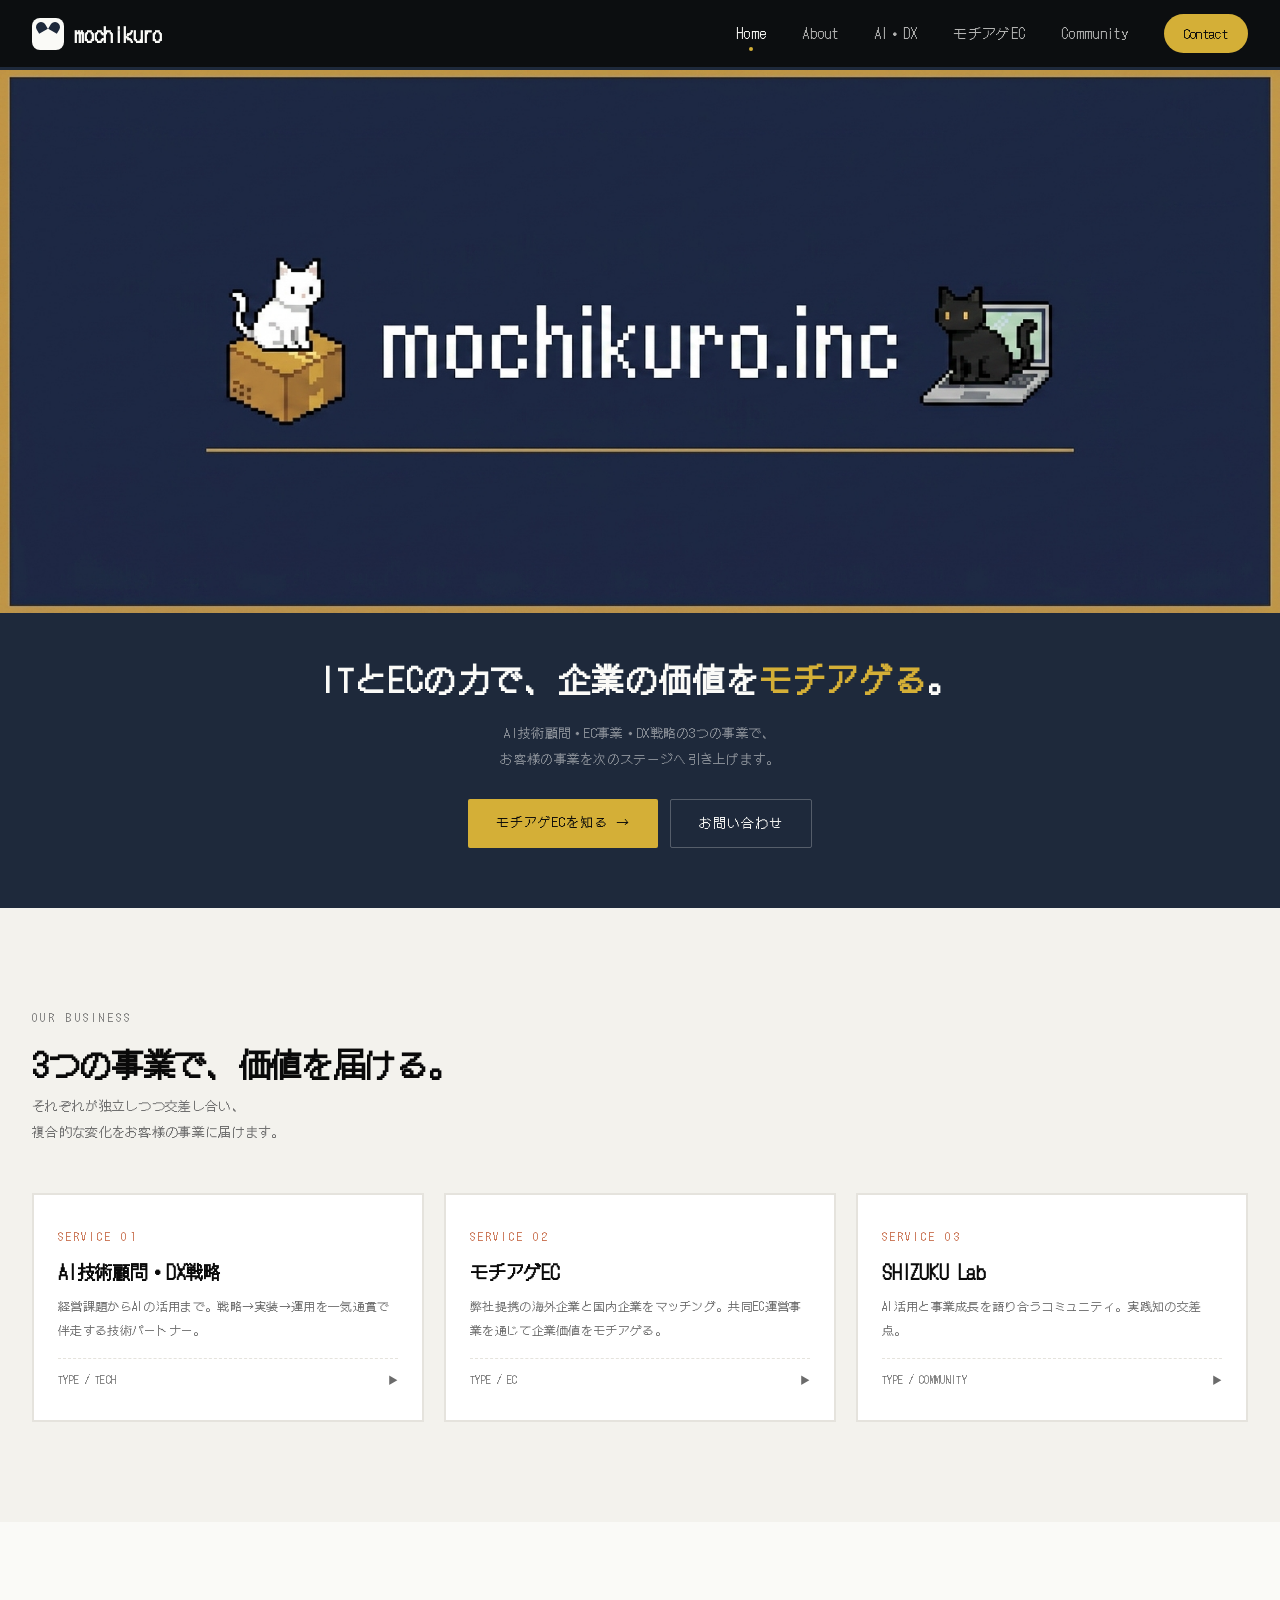
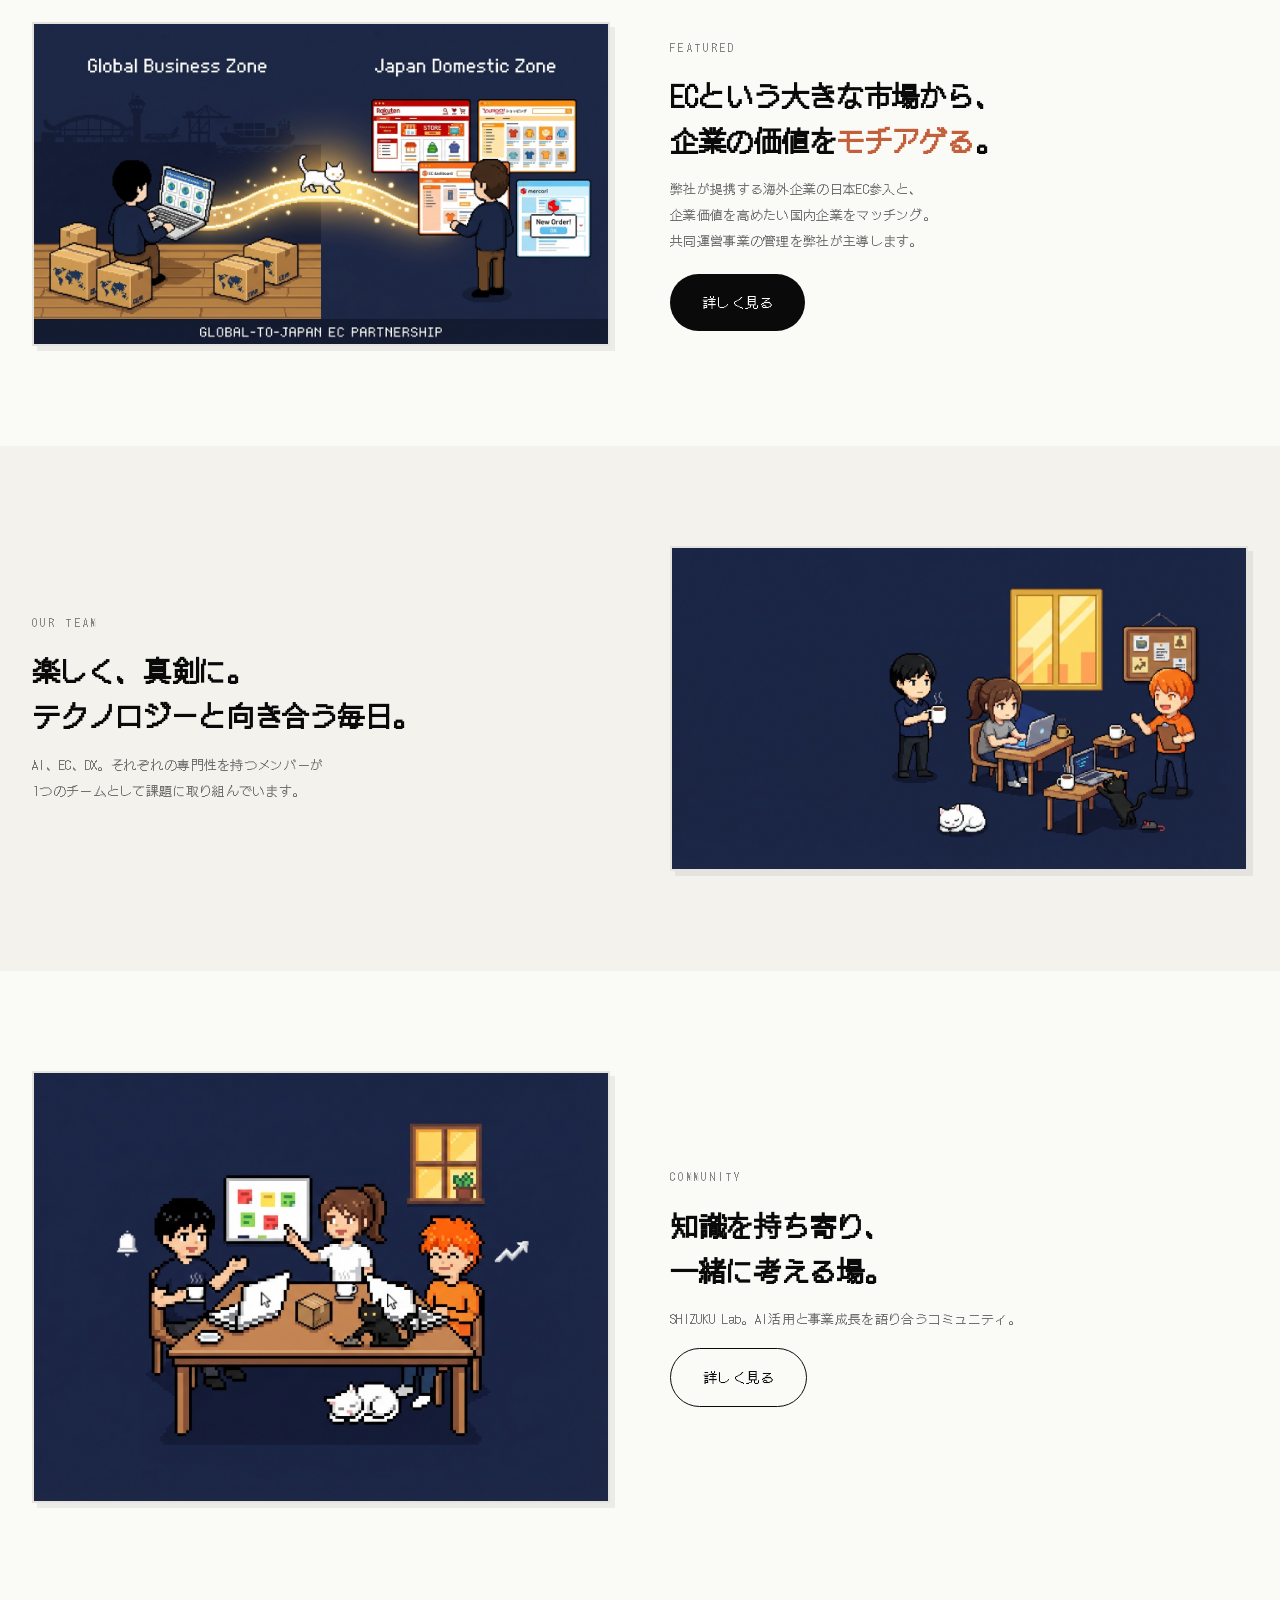
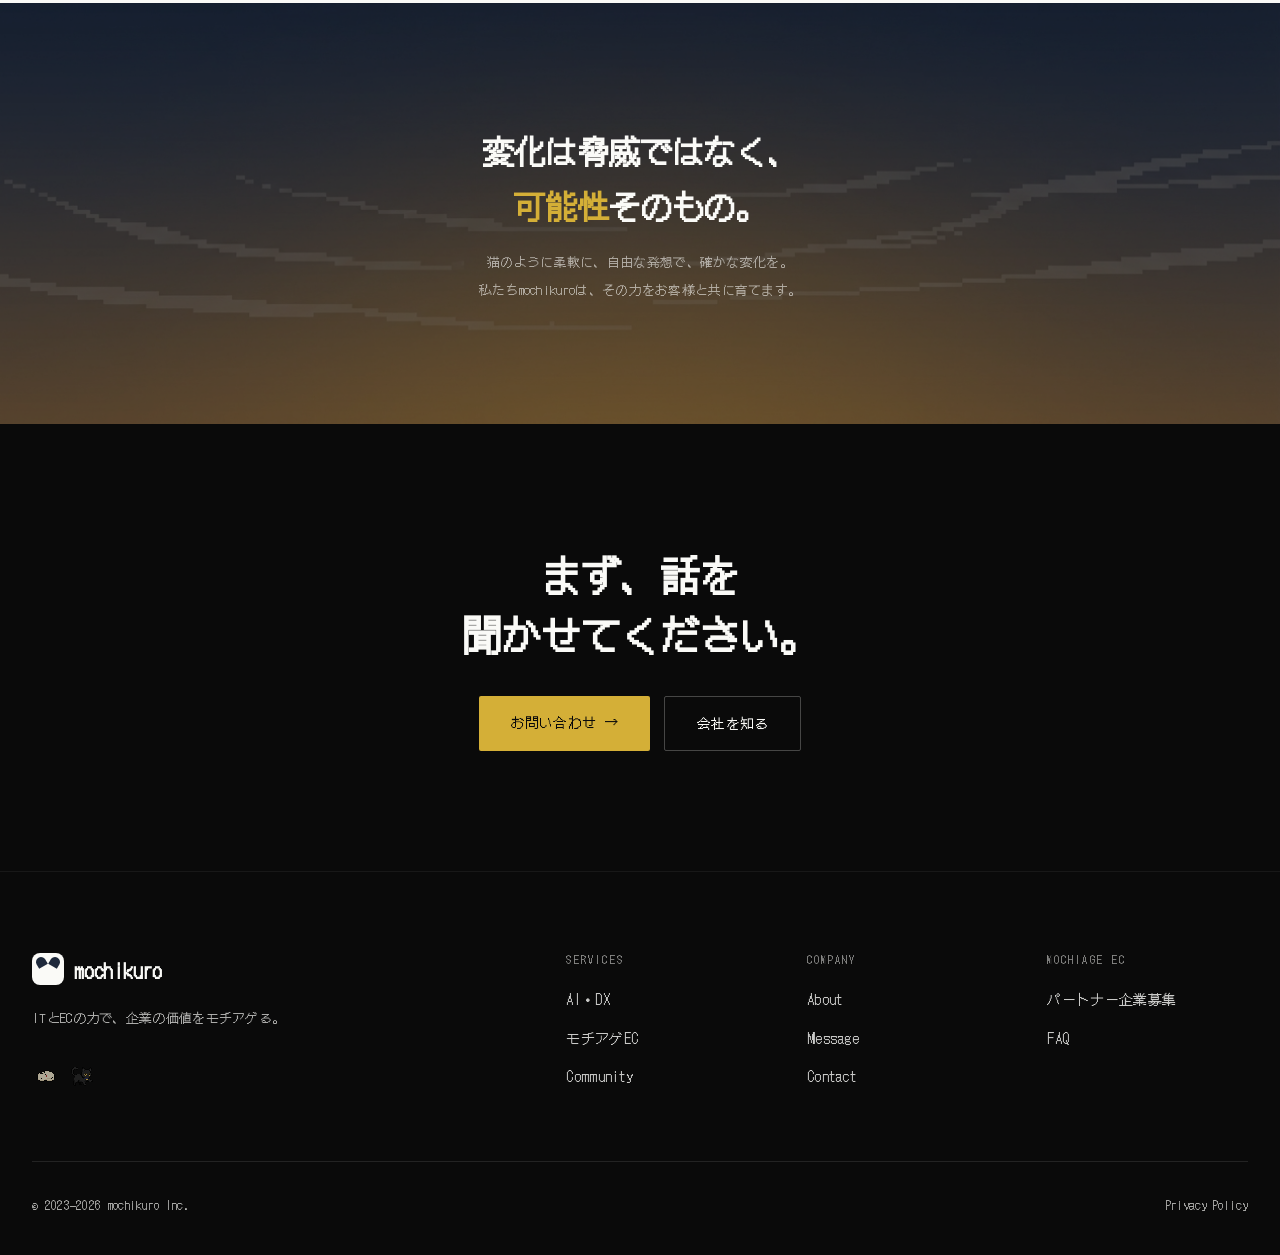
<file: index.html>
<!DOCTYPE html>
<html lang="ja">
<head>
<meta charset="UTF-8">
<meta name="viewport" content="width=device-width,initial-scale=1">
<title>株式会社mochikuro ｜ ITとECの力で、企業の価値をモチアゲる</title>
<meta name="description" content="AI技術顧問、モチアゲEC、DX戦略。楽しく、確かに、企業の価値を引き上げるITパートナー。">

<link rel="preconnect" href="https://fonts.googleapis.com">
<link rel="preconnect" href="https://fonts.gstatic.com" crossorigin>
<link href="https://fonts.googleapis.com/css2?family=DotGothic16&family=Noto+Sans+JP:wght@400;500;700&display=swap" rel="stylesheet">
<link rel="stylesheet" href="css/style.css">
<link rel="icon" href="data:image/svg+xml,%3Csvg xmlns='http://www.w3.org/2000/svg' viewBox='0 0 32 32' shape-rendering='crispEdges'%3E%3Crect width='32' height='32' rx='4' fill='%230a0a0a'/%3E%3Cg fill='%23f5f0e8'%3E%3Crect x='6' y='4' width='4' height='4'/%3E%3Crect x='22' y='4' width='4' height='4'/%3E%3Crect x='4' y='8' width='24' height='16'/%3E%3C/g%3E%3C/svg%3E">

<style>
/* トップページ固有スタイル（ゲームエフェクトは style.css + main.js に統一済み） */
.hero-full { width:100%; min-height:100vh; background:#1e293b; position:relative; display:flex; flex-direction:column; }
.hero-img-area { flex:1; display:flex; align-items:center; justify-content:center; padding:70px 0 0; }
.hero-img-area img { width:100%; height:auto; display:block; }
.hero-text-area { background:#1e293b; text-align:center; padding:40px 24px 60px; }
.hero-text-area h1 { font-size:clamp(18px,3vw,32px); color:#fafaf7; line-height:1.6; margin-bottom:16px; letter-spacing:0.05em; }
.hero-text-area h1 em { font-style:normal; color:#d4af37; }
.hero-text-area p { font-size:clamp(11px,1vw,14px); color:rgba(250,250,247,0.5); line-height:2; margin-bottom:28px; }
.hero-btns { display:flex; gap:12px; justify-content:center; flex-wrap:wrap; }
.hero-btns a { padding:12px 28px; font-size:13px; border-radius:2px; transition:all 0.3s; letter-spacing:0.08em; }
.btn-gold { background:#d4af37; color:#0a0a0a; border:none; }
.btn-gold:hover { background:#c2603b; color:#fafaf7; }
.btn-line { background:transparent; color:#fafaf7; border:1px solid rgba(250,250,247,0.25); }
.btn-line:hover { border-color:#fafaf7; }

.svc-section { background:var(--c-bg-soft); padding:100px 0; }
.svc-grid { display:grid; grid-template-columns:repeat(auto-fit,minmax(280px,1fr)); gap:20px; margin-top:48px; }
.svc-card { display:block; background:var(--c-surface); border:2px solid var(--c-line); padding:32px 24px; text-decoration:none; color:inherit; transition:all 0.2s; }
.svc-card:hover { border-color:var(--c-ink); transform:translate(-3px,-3px); box-shadow:3px 3px 0 var(--c-ink); }
.svc-num { font-size:11px; letter-spacing:0.25em; color:var(--c-warm); margin-bottom:14px; }
.svc-card h3 { font-size:18px; margin-bottom:10px; }
.svc-card p { font-size:12px; color:var(--c-muted); line-height:2; margin-bottom:16px; }
.svc-foot { display:flex; justify-content:space-between; font-size:10px; color:var(--c-muted); padding-top:12px; border-top:1px dashed var(--c-line); }
.svc-card:hover .arrow { color:var(--c-warm); }

.feat { padding:100px 0; }
.feat-grid { display:grid; grid-template-columns:1fr 1fr; gap:60px; align-items:center; }
.feat-img { border:2px solid var(--c-line); overflow:hidden; box-shadow:5px 5px 0 rgba(0,0,0,0.06); }
.feat-img img { width:100%; height:auto; display:block; }
.feat-text h2 { font-size:clamp(18px,2.5vw,28px); margin-bottom:14px; line-height:1.6; }
.feat-text h2 em { font-style:normal; color:var(--c-warm); }
.feat-text p { font-size:13px; color:var(--c-muted); line-height:2; margin-bottom:20px; }

.split { padding:100px 0; }
.split-grid { display:grid; grid-template-columns:1fr 1fr; gap:60px; align-items:center; }
.split-img { border:2px solid var(--c-line); overflow:hidden; box-shadow:5px 5px 0 rgba(0,0,0,0.06); }
.split-img img { width:100%; height:auto; }

.philo { position:relative; overflow:hidden; padding:120px 0; }
.philo-bg { position:absolute; inset:0; }
.philo-bg img { width:100%; height:100%; object-fit:cover; }
.philo-overlay { position:absolute; inset:0; background:rgba(10,10,10,0.55); }
.philo-text { position:relative; z-index:1; text-align:center; max-width:600px; margin:0 auto; padding:0 24px; }
.philo-text h2 { font-size:clamp(18px,3vw,32px); color:#fafaf7; line-height:1.7; margin-bottom:16px; }
.philo-text h2 em { font-style:normal; color:#d4af37; }
.philo-text p { font-size:clamp(11px,1vw,14px); color:rgba(250,250,247,0.6); line-height:2.2; }

.cta-block { background:var(--c-ink); color:#fafaf7; padding:120px 0; text-align:center; }
.cta-block h2 { font-size:clamp(22px,3.5vw,40px); color:#fafaf7; margin-bottom:32px; line-height:1.5; }

@media (max-width:768px) { .feat-grid,.split-grid { grid-template-columns:1fr; gap:32px; } .svc-grid { grid-template-columns:1fr; } }
</style>
</head>
<body class="page-home" data-stamp="home">

<!-- ゲームUI要素はmain.jsで自動挿入 -->


  <div id="rpgDialogText"></div>
</div>

<!-- NAV -->
<header class="site-header">
  <div class="container">
    <a href="index.html" class="brand"><span class="brand-mark"></span><span>mochikuro</span></a>
    <button class="menu-toggle" aria-label="メニュー"><span></span><span></span><span></span></button>
    <ul class="nav-menu rpg-menu">
      <li><a href="index.html" class="active">Home</a></li>
      <li><a href="about.html">About</a></li>
      <li><a href="ai-dx.html">AI・DX</a></li>
      <li><a href="mochiage-ec/index.html">モチアゲEC</a></li>
      <li><a href="community.html">Community</a></li>
      <li><a href="contact.html" class="nav-cta">Contact</a></li>
    </ul>
  </div>
</header>

<!-- ===== HERO ===== -->
<section class="hero-full">
  <div class="hero-img-area">
    <img src="assets/images/hero-main.jpg" alt="mochikuro.inc">
  </div>
  <div class="hero-text-area">
    <h1 class="glitch" data-text="ITとECの力で、企業の価値をモチアゲる。" id="heroTitle">ITとECの力で、企業の価値を<em>モチアゲる</em>。</h1>
    <p>AI技術顧問・EC事業・DX戦略の3つの事業で、<br>お客様の事業を次のステージへ引き上げます。</p>
    <div class="hero-btns">
      <a href="mochiage-ec/index.html" class="btn-gold">モチアゲECを知る →</a>
      <a href="contact.html" class="btn-line">お問い合わせ</a>
    </div>
  </div>
</section>

<!-- ===== SERVICES ===== -->
<section class="svc-section section-wipe">
  <div class="container">
    <div style="font-size: 11px; letter-spacing: 0.3em; color: var(--c-muted); margin-bottom: 16px;" class="reveal">OUR BUSINESS</div>
    <h2 class="reveal d1 glitch" data-text="3つの事業で、価値を届ける。" style="font-size: clamp(20px, 3vw, 32px); margin-bottom: 8px;">3つの事業で、価値を届ける。</h2>
    <p class="reveal d2" style="font-size: 13px; color: var(--c-muted); line-height: 2; max-width: 480px;">
      それぞれが独立しつつ交差し合い、<br>複合的な変化をお客様の事業に届けます。
    </p>

    <div class="svc-grid">
      <a href="ai-dx.html" class="svc-card reveal">
        <div class="svc-num">SERVICE 01</div>
        <h3>AI技術顧問・DX戦略</h3>
        <p>経営課題からAIの活用まで。戦略→実装→運用を一気通貫で伴走する技術パートナー。</p>
        <div class="svc-foot"><span>TYPE / TECH</span><span class="arrow">▶</span></div>
      </a>
      <a href="mochiage-ec/index.html" class="svc-card reveal d1">
        <div class="svc-num">SERVICE 02</div>
        <h3>モチアゲEC</h3>
        <p>弊社提携の海外企業と国内企業をマッチング。共同EC運営事業を通じて企業価値をモチアゲる。</p>
        <div class="svc-foot"><span>TYPE / EC</span><span class="arrow">▶</span></div>
      </a>
      <a href="community.html" class="svc-card reveal d2">
        <div class="svc-num">SERVICE 03</div>
        <h3>SHIZUKU Lab</h3>
        <p>AI活用と事業成長を語り合うコミュニティ。実践知の交差点。</p>
        <div class="svc-foot"><span>TYPE / COMMUNITY</span><span class="arrow">▶</span></div>
      </a>
    </div>
  </div>
</section>

<!-- ===== FEATURED: モチアゲEC ===== -->
<section class="feat section-wipe">
  <div class="container">
    <div class="feat-grid">
      <div class="feat-img reveal">
        <img src="assets/images/hero-ec.jpg" alt="モチアゲEC">
      </div>
      <div class="feat-text">
        <div style="font-size: 11px; letter-spacing: 0.3em; color: var(--c-muted); margin-bottom: 16px;" class="reveal">FEATURED</div>
        <h2 class="reveal d1">ECという大きな市場から、<br>企業の価値を<em>モチアゲる</em>。</h2>
        <p class="reveal d2">弊社が提携する海外企業の日本EC参入と、<br>企業価値を高めたい国内企業をマッチング。<br>共同運営事業の管理を弊社が主導します。</p>
        <a href="mochiage-ec/index.html" class="btn btn-primary btn-arrow reveal d3">詳しく見る</a>
      </div>
    </div>
  </div>
</section>

<!-- ===== TEAM ===== -->
<section class="split" style="background: var(--c-bg-soft);">
  <div class="container">
    <div class="split-grid">
      <div>
        <div style="font-size: 11px; letter-spacing: 0.3em; color: var(--c-muted); margin-bottom: 16px;" class="reveal">OUR TEAM</div>
        <h2 class="reveal d1" style="font-size: clamp(18px, 2.5vw, 28px); margin-bottom: 14px; line-height: 1.6;">楽しく、真剣に。<br>テクノロジーと向き合う毎日。</h2>
        <p class="reveal d2" style="font-size: 13px; color: var(--c-muted); line-height: 2;">
          AI、EC、DX。それぞれの専門性を持つメンバーが<br>1つのチームとして課題に取り組んでいます。
        </p>
      </div>
      <div class="split-img reveal d1">
        <img src="assets/images/section-ai.jpg" alt="チーム">
      </div>
    </div>
  </div>
</section>

<!-- ===== COMMUNITY ===== -->
<section class="split">
  <div class="container">
    <div class="split-grid">
      <div class="split-img reveal">
        <img src="assets/images/section-community.jpg" alt="SHIZUKU Lab">
      </div>
      <div>
        <div style="font-size: 11px; letter-spacing: 0.3em; color: var(--c-muted); margin-bottom: 16px;" class="reveal">COMMUNITY</div>
        <h2 class="reveal d1" style="font-size: clamp(18px, 2.5vw, 28px); margin-bottom: 14px; line-height: 1.6;">知識を持ち寄り、<br>一緒に考える場。</h2>
        <p class="reveal d2" style="font-size: 13px; color: var(--c-muted); line-height: 2;">SHIZUKU Lab。AI活用と事業成長を語り合うコミュニティ。</p>
        <a href="community.html" class="btn btn-ghost reveal d3" style="margin-top: 16px;">詳しく見る</a>
      </div>
    </div>
  </div>
</section>

<!-- ===== PHILOSOPHY ===== -->
<section class="philo">
  <div class="philo-bg"><img src="assets/images/section-philosophy.jpg" alt=""></div>
  <div class="philo-overlay"></div>
  <div class="philo-text">
    <h2 class="reveal">変化は脅威ではなく、<br><em>可能性</em>そのもの。</h2>
    <p class="reveal d1">猫のように柔軟に、自由な発想で、確かな変化を。<br>私たちmochikuroは、その力をお客様と共に育てます。</p>
  </div>
</section>

<!-- ===== CTA ===== -->
<section class="cta-block">
  <div class="container">
    <h2 class="reveal">まず、話を<br>聞かせてください。</h2>
    <div class="reveal d1" style="display:flex;gap:14px;justify-content:center;flex-wrap:wrap;">
      <a href="contact.html" class="btn-gold" style="padding:14px 32px;font-size:14px;border-radius:2px;">お問い合わせ →</a>
      <a href="about.html" class="btn-line" style="padding:14px 32px;font-size:14px;border-radius:2px;">会社を知る</a>
    </div>
  </div>
</section>

<!-- ===== FOOTER ===== -->
<footer class="site-footer">
  <div class="container">
    <div class="footer-grid">
      <div class="footer-brand">
        <a href="index.html" class="brand"><span class="brand-mark"></span><span>mochikuro</span></a>
        <p>ITとECの力で、企業の価値をモチアゲる。</p>
        <div style="display: flex; gap: 8px; opacity: 0.7; margin-top: 12px;">
          <img src="assets/images/cat-white.png" alt="" style="width: 28px; height: 28px; image-rendering: pixelated;">
          <img src="assets/images/cat-black.png" alt="" style="width: 28px; height: 28px; image-rendering: pixelated;">
        </div>
      </div>
      <nav class="footer-nav">
        <div><h4>Services</h4><ul class="rpg-menu"><li><a href="ai-dx.html">AI・DX</a></li><li><a href="mochiage-ec/index.html">モチアゲEC</a></li><li><a href="community.html">Community</a></li></ul></div>
        <div><h4>Company</h4><ul class="rpg-menu"><li><a href="about.html">About</a></li><li><a href="ceo.html">Message</a></li><li><a href="contact.html">Contact</a></li></ul></div>
        <div><h4>Mochiage EC</h4><ul class="rpg-menu"><li><a href="mochiage-ec/for-owners.html">パートナー企業募集</a></li><li><a href="mochiage-ec/faq.html">FAQ</a></li></ul></div>
      </nav>
    </div>
    <div class="footer-bottom"><div>© 2023–2026 mochikuro Inc.</div><div><a href="privacy.html">Privacy Policy</a></div></div>
  </div>
</footer>

<script src="js/main.js"></script>

</body>
</html>
</file>
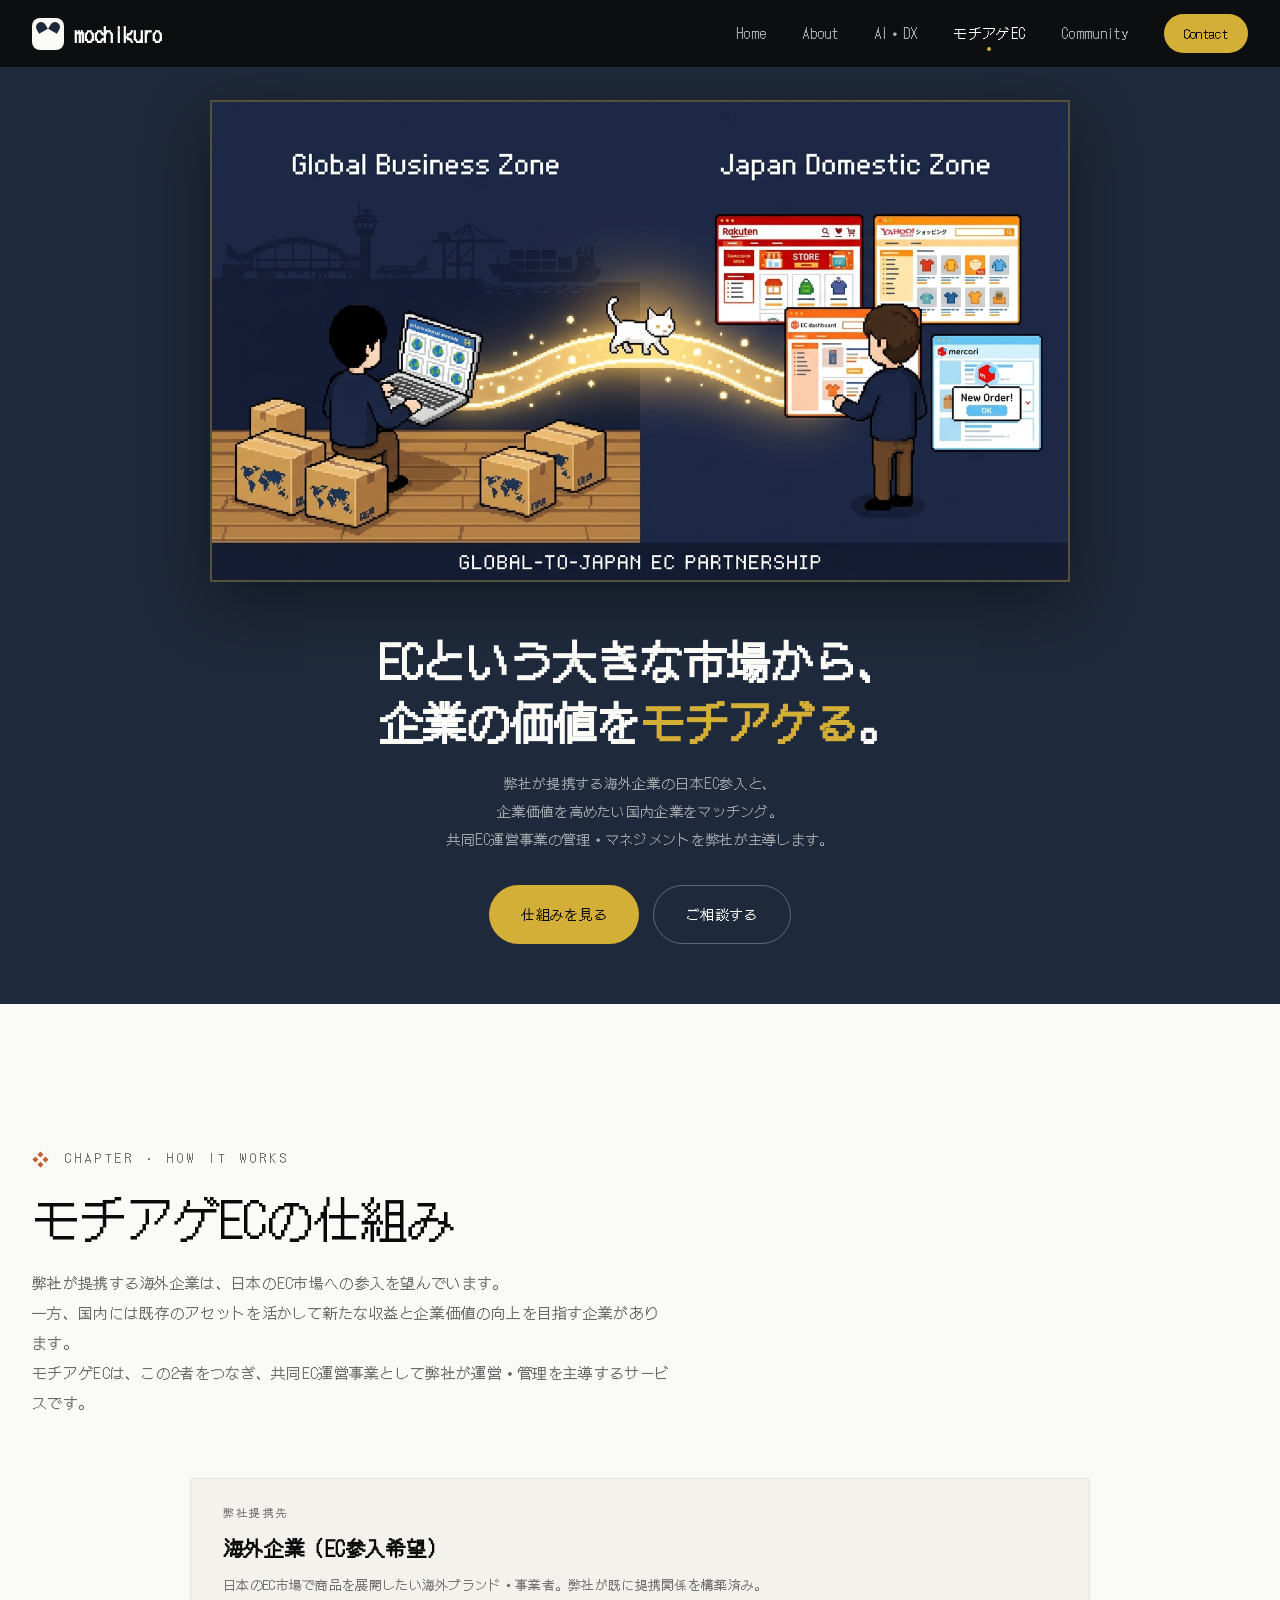
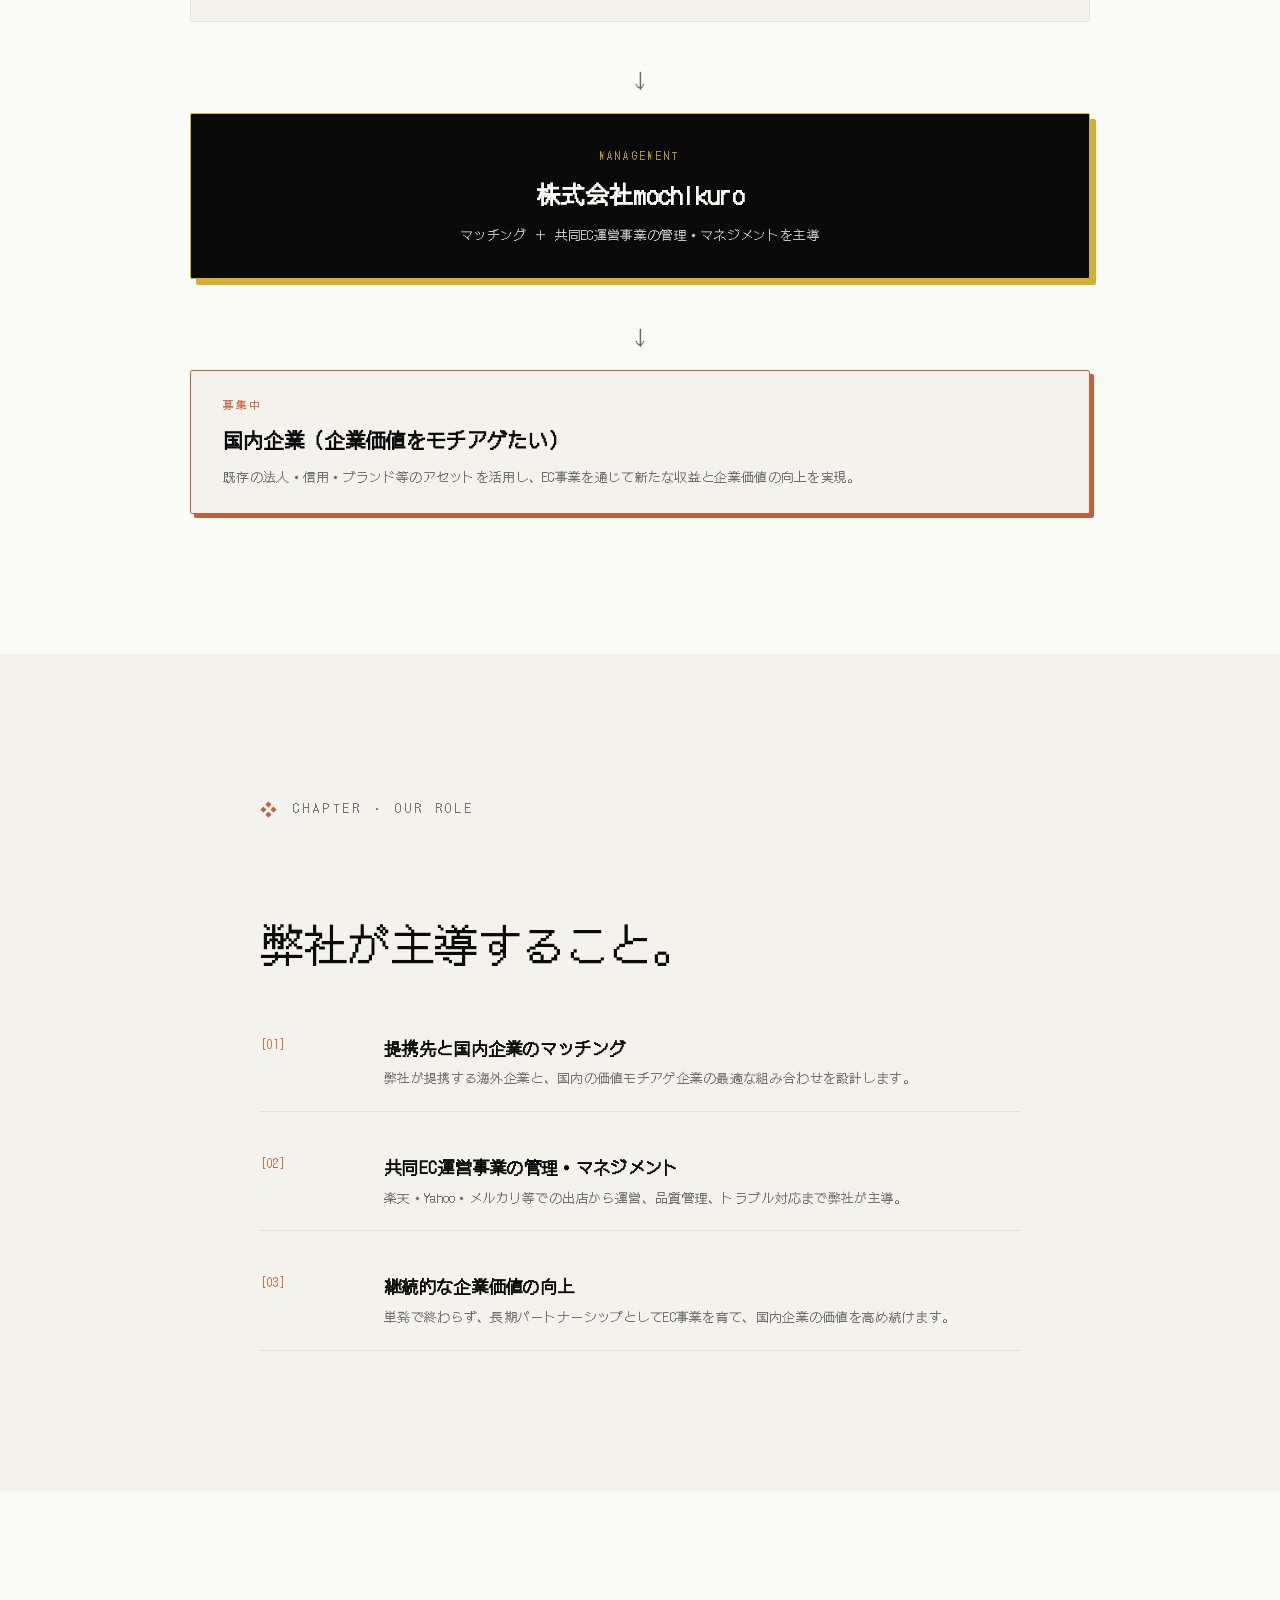
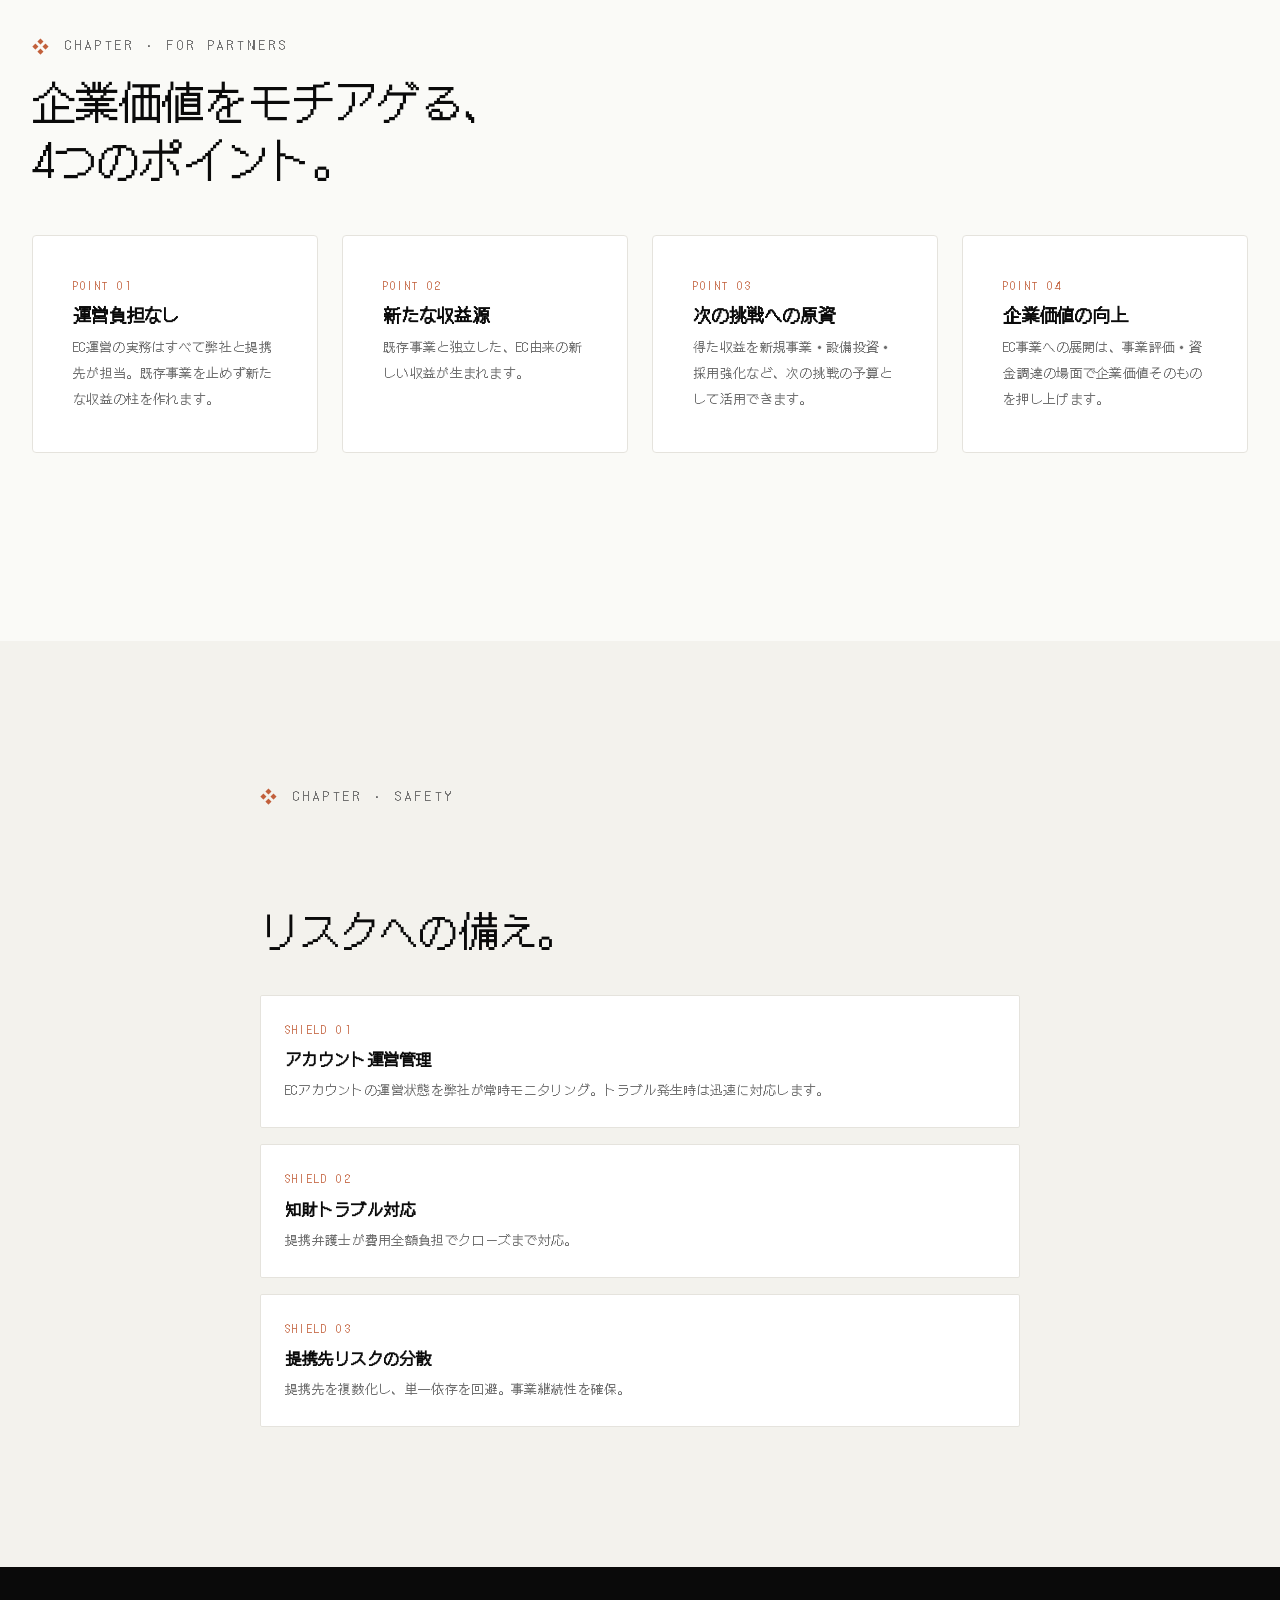
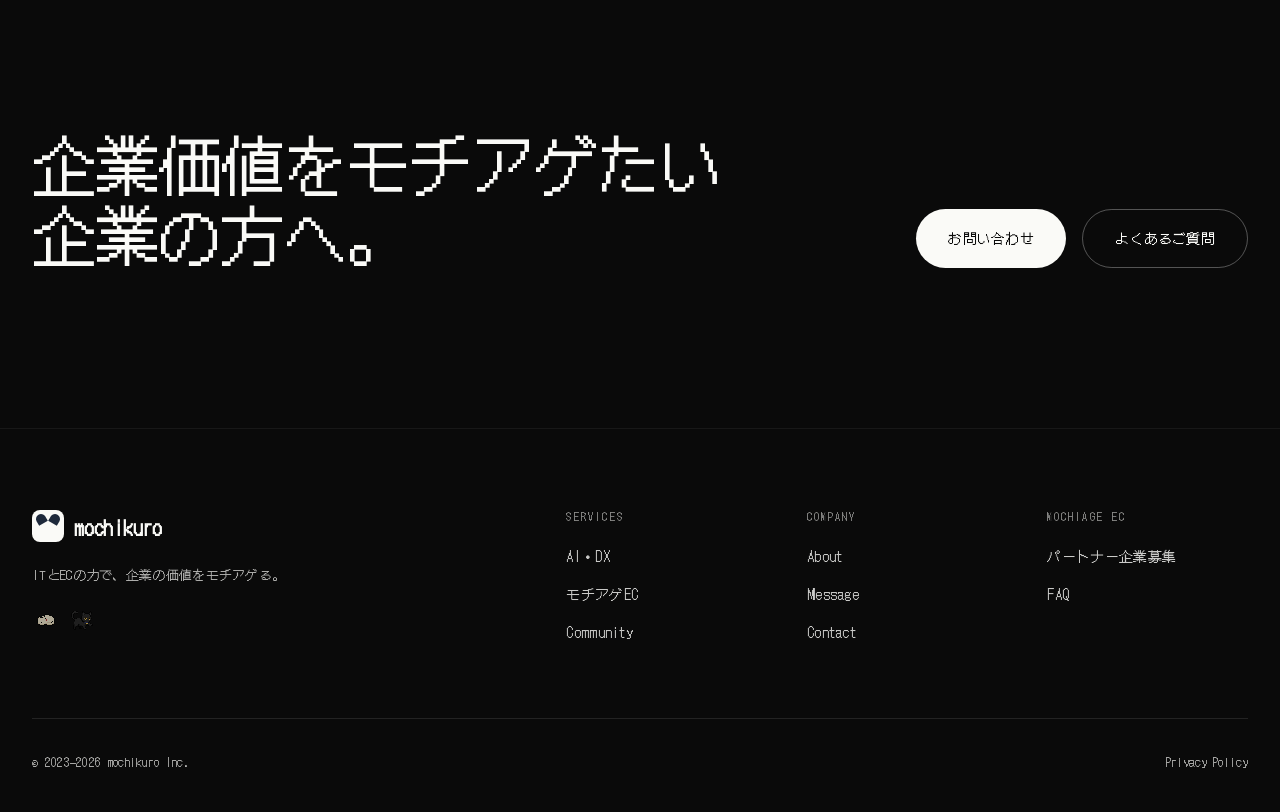
<file: mochiage-ec/index.html>
<!DOCTYPE html>
<html lang="ja">
<head>
<meta charset="UTF-8">
<meta name="viewport" content="width=device-width,initial-scale=1">
<title>モチアゲEC ｜ ECの力で企業の価値をモチアゲる</title>
<meta name="description" content="モチアゲECは、弊社提携の海外企業と国内企業をマッチングし、共同EC運営事業を通じて企業価値を引き上げるサービスです。">
<link rel="preconnect" href="https://fonts.googleapis.com">
<link rel="preconnect" href="https://fonts.gstatic.com" crossorigin>
<link href="https://fonts.googleapis.com/css2?family=DotGothic16&family=Noto+Sans+JP:wght@400;500;700&display=swap" rel="stylesheet">
<link rel="stylesheet" href="../css/style.css">
<link rel="icon" href="data:image/svg+xml,%3Csvg xmlns='http://www.w3.org/2000/svg' viewBox='0 0 32 32' shape-rendering='crispEdges'%3E%3Crect width='32' height='32' rx='4' fill='%230a0a0a'/%3E%3Cg fill='%23f5f0e8'%3E%3Crect x='6' y='4' width='4' height='4'/%3E%3Crect x='22' y='4' width='4' height='4'/%3E%3Crect x='4' y='8' width='24' height='16'/%3E%3C/g%3E%3C/svg%3E">
<style>
  .ec-hero { min-height: 80vh; position: relative; display: flex; align-items: flex-end; overflow: hidden; background: #0a0a0a; }
  .ec-hero video { position: absolute; inset: 0; width: 100%; height: 100%; object-fit: cover; opacity: 0.7; }
  .ec-hero-overlay { position: absolute; inset: 0; background: linear-gradient(180deg, rgba(10,10,10,0) 0%, rgba(10,10,10,0.3) 40%, rgba(10,10,10,0.9) 100%); z-index: 1; }
  .ec-hero .container { position: relative; z-index: 2; padding-bottom: 80px; }
</style>
</head>
<body class="page-ec" data-stamp="ec">

<header class="site-header">
  <div class="container">
    <a href="../index.html" class="brand"><span class="brand-mark"></span><span>mochikuro</span></a>
    <button class="menu-toggle" aria-label="メニュー"><span></span><span></span><span></span></button>
    <ul class="nav-menu rpg-menu">
      <li><a href="../index.html">Home</a></li>
      <li><a href="../about.html">About</a></li>
      <li><a href="../ai-dx.html">AI・DX</a></li>
      <li><a href="index.html" class="active">モチアゲEC</a></li>
      <li><a href="../community.html">Community</a></li>
      <li><a href="../contact.html" class="nav-cta">Contact</a></li>
    </ul>
  </div>
</header>

<!-- HERO -->
<section style="min-height: 90vh; background: #1e293b; display: flex; flex-direction: column; align-items: center; justify-content: center; padding: 100px 24px 60px; position: relative;">
  <!-- メインビジュアル -->
  <div style="width: 100%; max-width: 860px; margin-bottom: 48px; border: 2px solid rgba(212,175,55,0.3); box-shadow: 0 20px 60px rgba(0,0,0,0.4); animation: heroFadeIn 1s ease-out;">
    <img src="../assets/images/hero-ec.jpg" alt="モチアゲEC" style="width: 100%; height: auto; display: block;">
  </div>
  <div style="text-align: center; max-width: 600px; animation: heroTextIn 1s ease-out 0.4s both;">
    <h1 style="font-family: var(--f-display); font-size: clamp(24px, 4vw, 44px); font-weight: 600; color: #fafaf7; line-height: 1.4; margin-bottom: 16px;">
      ECという大きな市場から、<br>企業の価値を<span style="color: #d4af37;">モチアゲる</span>。
    </h1>
    <p style="font-size: clamp(12px, 1.1vw, 15px); color: rgba(250,250,247,0.6); line-height: 2; margin-bottom: 32px;">
      弊社が提携する海外企業の日本EC参入と、<br>
      企業価値を高めたい国内企業をマッチング。<br>
      共同EC運営事業の管理・マネジメントを弊社が主導します。
    </p>
    <div style="display: flex; gap: 14px; justify-content: center; flex-wrap: wrap;">
      <a href="#structure" class="btn btn-primary btn-arrow" style="background:#d4af37;color:#0a0a0a;">仕組みを見る</a>
      <a href="../contact.html" class="btn btn-ghost" style="color:#fafaf7;border-color:rgba(250,250,247,0.3);">ご相談する</a>
    </div>
  </div>
  <style>
    @keyframes heroFadeIn { from { opacity:0; transform:translateY(20px) scale(0.97); } to { opacity:1; transform:translateY(0) scale(1); } }
    @keyframes heroTextIn { from { opacity:0; transform:translateY(16px); } to { opacity:1; transform:translateY(0); } }
  </style>
</section>

<!-- サービスの仕組み -->
<section class="section" id="structure">
  <div class="container">
    <div class="chapter-head reveal">Chapter · How It Works</div>
    <h2 class="reveal d1" style="font-size: clamp(28px, 4vw, 48px); font-weight: 500; letter-spacing: -0.02em; margin-bottom: 20px;">
      モチアゲECの仕組み
    </h2>
    <p class="reveal d2" style="color: var(--c-muted); max-width: 640px; line-height: 2; margin-bottom: 60px;">
      弊社が提携する海外企業は、日本のEC市場への参入を望んでいます。<br>
      一方、国内には既存のアセットを活かして新たな収益と企業価値の向上を目指す企業があります。<br>
      モチアゲECは、この2者をつなぎ、共同EC運営事業として弊社が運営・管理を主導するサービスです。
    </p>

    <!-- 構造図 -->
    <div class="reveal d3" style="max-width: 900px; margin: 0 auto;">
      <!-- 提携先（弊社側） -->
      <div class="pixel-border" style="padding: 24px 32px; background: var(--c-bg-soft); margin-bottom: 24px;">
        <div class="pixel" style="font-size: 11px; color: var(--c-muted); letter-spacing: 0.2em; margin-bottom: 8px;">弊社提携先</div>
        <div style="font-family: var(--f-display); font-size: 20px; font-weight: 600; margin-bottom: 8px;">海外企業（EC参入希望）</div>
        <p style="font-size: 13px; color: var(--c-muted); line-height: 1.8;">日本のEC市場で商品を展開したい海外ブランド・事業者。弊社が既に提携関係を構築済み。</p>
      </div>

      <!-- 矢印 + mochikuro -->
      <div style="text-align: center; padding: 16px 0;">
        <div class="pixel" style="font-size: 20px; color: var(--c-muted);">↓</div>
      </div>

      <div class="pixel-border" style="padding: 32px; background: var(--c-ink); color: #fafaf7; border-color: #d4af37; box-shadow: 6px 6px 0 #d4af37; margin-bottom: 24px; text-align: center;">
        <div class="pixel" style="font-size: 11px; letter-spacing: 0.3em; color: #d4af37; margin-bottom: 8px;">MANAGEMENT</div>
        <div style="font-family: var(--f-display); font-size: 24px; font-weight: 600; margin-bottom: 8px;">株式会社mochikuro</div>
        <p style="font-size: 13px; opacity: 0.8; line-height: 1.8;">マッチング ＋ 共同EC運営事業の管理・マネジメントを主導</p>
      </div>

      <div style="text-align: center; padding: 16px 0;">
        <div class="pixel" style="font-size: 20px; color: var(--c-muted);">↓</div>
      </div>

      <!-- 国内企業（募集対象） -->
      <div class="pixel-border" style="padding: 24px 32px; background: var(--c-bg-soft); border-color: var(--c-warm); box-shadow: 4px 4px 0 var(--c-warm);">
        <div class="pixel" style="font-size: 11px; color: var(--c-warm); letter-spacing: 0.2em; margin-bottom: 8px;">募集中</div>
        <div style="font-family: var(--f-display); font-size: 20px; font-weight: 600; margin-bottom: 8px;">国内企業（企業価値をモチアゲたい）</div>
        <p style="font-size: 13px; color: var(--c-muted); line-height: 1.8;">既存の法人・信用・ブランド等のアセットを活用し、EC事業を通じて新たな収益と企業価値の向上を実現。</p>
      </div>
    </div>
  </div>
</section>

<!-- 弊社がすること -->
<section class="section" style="background: var(--c-bg-soft);">
  <div class="container">
    <div class="content-narrow">
      <div class="chapter-head reveal">Chapter · Our Role</div>
      <h2 class="reveal d1" style="font-size: clamp(28px, 4vw, 44px); font-weight: 500; margin-bottom: 40px;">
        弊社が主導すること。
      </h2>

      <div class="reveal d2" style="display: grid; gap: 20px;">
        <div style="display: grid; grid-template-columns: 100px 1fr; gap: 24px; padding: 20px 0; border-bottom: 1px solid var(--c-line);">
          <div class="pixel" style="font-size: 12px; color: var(--c-warm);">[01]</div>
          <div>
            <div style="font-weight: 600; font-size: 17px; margin-bottom: 4px;">提携先と国内企業のマッチング</div>
            <div style="font-size: 13px; color: var(--c-muted); line-height: 1.9;">弊社が提携する海外企業と、国内の価値モチアゲ企業の最適な組み合わせを設計します。</div>
          </div>
        </div>
        <div style="display: grid; grid-template-columns: 100px 1fr; gap: 24px; padding: 20px 0; border-bottom: 1px solid var(--c-line);">
          <div class="pixel" style="font-size: 12px; color: var(--c-warm);">[02]</div>
          <div>
            <div style="font-weight: 600; font-size: 17px; margin-bottom: 4px;">共同EC運営事業の管理・マネジメント</div>
            <div style="font-size: 13px; color: var(--c-muted); line-height: 1.9;">楽天・Yahoo・メルカリ等での出店から運営、品質管理、トラブル対応まで弊社が主導。</div>
          </div>
        </div>
        <div style="display: grid; grid-template-columns: 100px 1fr; gap: 24px; padding: 20px 0; border-bottom: 1px solid var(--c-line);">
          <div class="pixel" style="font-size: 12px; color: var(--c-warm);">[03]</div>
          <div>
            <div style="font-weight: 600; font-size: 17px; margin-bottom: 4px;">継続的な企業価値の向上</div>
            <div style="font-size: 13px; color: var(--c-muted); line-height: 1.9;">単発で終わらず、長期パートナーシップとしてEC事業を育て、国内企業の価値を高め続けます。</div>
          </div>
        </div>
      </div>
    </div>
  </div>
</section>

<!-- 国内企業にとってのメリット -->
<section class="section">
  <div class="container">
    <div class="chapter-head reveal">Chapter · For Partners</div>
    <h2 class="reveal d1" style="font-size: clamp(28px, 4vw, 44px); font-weight: 500; letter-spacing: -0.02em; margin-bottom: 40px;">
      企業価値をモチアゲる、<br>4つのポイント。
    </h2>

    <div class="rank-grid">
      <div class="card reveal">
        <div class="pixel" style="font-size: 11px; color: var(--c-warm); letter-spacing: 0.2em;">POINT 01</div>
        <h3 style="font-size: 18px; margin: 8px 0;">運営負担なし</h3>
        <p style="font-size: 13px; color: var(--c-muted); line-height: 2;">EC運営の実務はすべて弊社と提携先が担当。既存事業を止めず新たな収益の柱を作れます。</p>
      </div>
      <div class="card reveal d1">
        <div class="pixel" style="font-size: 11px; color: var(--c-warm); letter-spacing: 0.2em;">POINT 02</div>
        <h3 style="font-size: 18px; margin: 8px 0;">新たな収益源</h3>
        <p style="font-size: 13px; color: var(--c-muted); line-height: 2;">既存事業と独立した、EC由来の新しい収益が生まれます。</p>
      </div>
      <div class="card reveal d2">
        <div class="pixel" style="font-size: 11px; color: var(--c-warm); letter-spacing: 0.2em;">POINT 03</div>
        <h3 style="font-size: 18px; margin: 8px 0;">次の挑戦への原資</h3>
        <p style="font-size: 13px; color: var(--c-muted); line-height: 2;">得た収益を新規事業・設備投資・採用強化など、次の挑戦の予算として活用できます。</p>
      </div>
      <div class="card reveal d3">
        <div class="pixel" style="font-size: 11px; color: var(--c-warm); letter-spacing: 0.2em;">POINT 04</div>
        <h3 style="font-size: 18px; margin: 8px 0;">企業価値の向上</h3>
        <p style="font-size: 13px; color: var(--c-muted); line-height: 2;">EC事業への展開は、事業評価・資金調達の場面で企業価値そのものを押し上げます。</p>
      </div>
    </div>
  </div>
</section>

<!-- リスク対策 -->
<section class="section" style="background: var(--c-bg-soft);">
  <div class="container">
    <div class="content-narrow">
      <div class="chapter-head reveal">Chapter · Safety</div>
      <h2 class="reveal d1" style="font-size: clamp(28px, 4vw, 40px); font-weight: 500; margin-bottom: 40px;">
        リスクへの備え。
      </h2>
      <div class="reveal d2" style="display: grid; gap: 16px;">
        <div class="pixel-border">
          <div class="pixel" style="font-size: 11px; color: var(--c-warm); letter-spacing: 0.2em; margin-bottom: 6px;">SHIELD 01</div>
          <div style="font-weight: 600; font-size: 16px; margin-bottom: 4px;">アカウント運営管理</div>
          <div style="font-size: 13px; color: var(--c-muted); line-height: 2;">ECアカウントの運営状態を弊社が常時モニタリング。トラブル発生時は迅速に対応します。</div>
        </div>
        <div class="pixel-border">
          <div class="pixel" style="font-size: 11px; color: var(--c-warm); letter-spacing: 0.2em; margin-bottom: 6px;">SHIELD 02</div>
          <div style="font-weight: 600; font-size: 16px; margin-bottom: 4px;">知財トラブル対応</div>
          <div style="font-size: 13px; color: var(--c-muted); line-height: 2;">提携弁護士が費用全額負担でクローズまで対応。</div>
        </div>
        <div class="pixel-border">
          <div class="pixel" style="font-size: 11px; color: var(--c-warm); letter-spacing: 0.2em; margin-bottom: 6px;">SHIELD 03</div>
          <div style="font-weight: 600; font-size: 16px; margin-bottom: 4px;">提携先リスクの分散</div>
          <div style="font-size: 13px; color: var(--c-muted); line-height: 2;">提携先を複数化し、単一依存を回避。事業継続性を確保。</div>
        </div>
      </div>
    </div>
  </div>
</section>

<!-- CTA -->
<section class="cta">
  <div class="container">
    <div class="cta-grid">
      <h2 class="reveal">企業価値をモチアゲたい<br>企業の方へ。</h2>
      <div class="cta-buttons reveal d1">
        <a href="../contact.html?type=owner" class="btn btn-primary btn-arrow">お問い合わせ</a>
        <a href="faq.html" class="btn btn-ghost">よくあるご質問</a>
      </div>
    </div>
  </div>
</section>

<footer class="site-footer">
  <div class="container">
    <div class="footer-grid">
      <div class="footer-brand">
        <a href="../index.html" class="brand"><span class="brand-mark"></span><span>mochikuro</span></a>
        <p>ITとECの力で、企業の価値をモチアゲる。</p>
        <div style="display: flex; gap: 8px; opacity: 0.7;">
          <img src="../assets/images/cat-white.png" alt="" style="width: 28px; height: 28px; image-rendering: pixelated;">
          <img src="../assets/images/cat-black.png" alt="" style="width: 28px; height: 28px; image-rendering: pixelated;">
        </div>
      </div>
      <nav class="footer-nav">
        <div><h4>Services</h4><ul class="rpg-menu"><li><a href="../ai-dx.html">AI・DX</a></li><li><a href="index.html">モチアゲEC</a></li><li><a href="../community.html">Community</a></li></ul></div>
        <div><h4>Company</h4><ul class="rpg-menu"><li><a href="../about.html">About</a></li><li><a href="../ceo.html">Message</a></li><li><a href="../contact.html">Contact</a></li></ul></div>
        <div><h4>Mochiage EC</h4><ul class="rpg-menu"><li><a href="for-owners.html">パートナー企業募集</a></li><li><a href="faq.html">FAQ</a></li></ul></div>
      </nav>
    </div>
    <div class="footer-bottom"><div>© 2023–2026 mochikuro Inc.</div><div><a href="../privacy.html">Privacy Policy</a></div></div>
  </div>
</footer>

<script src="../js/main.js"></script>
</body>
</html>
</file>
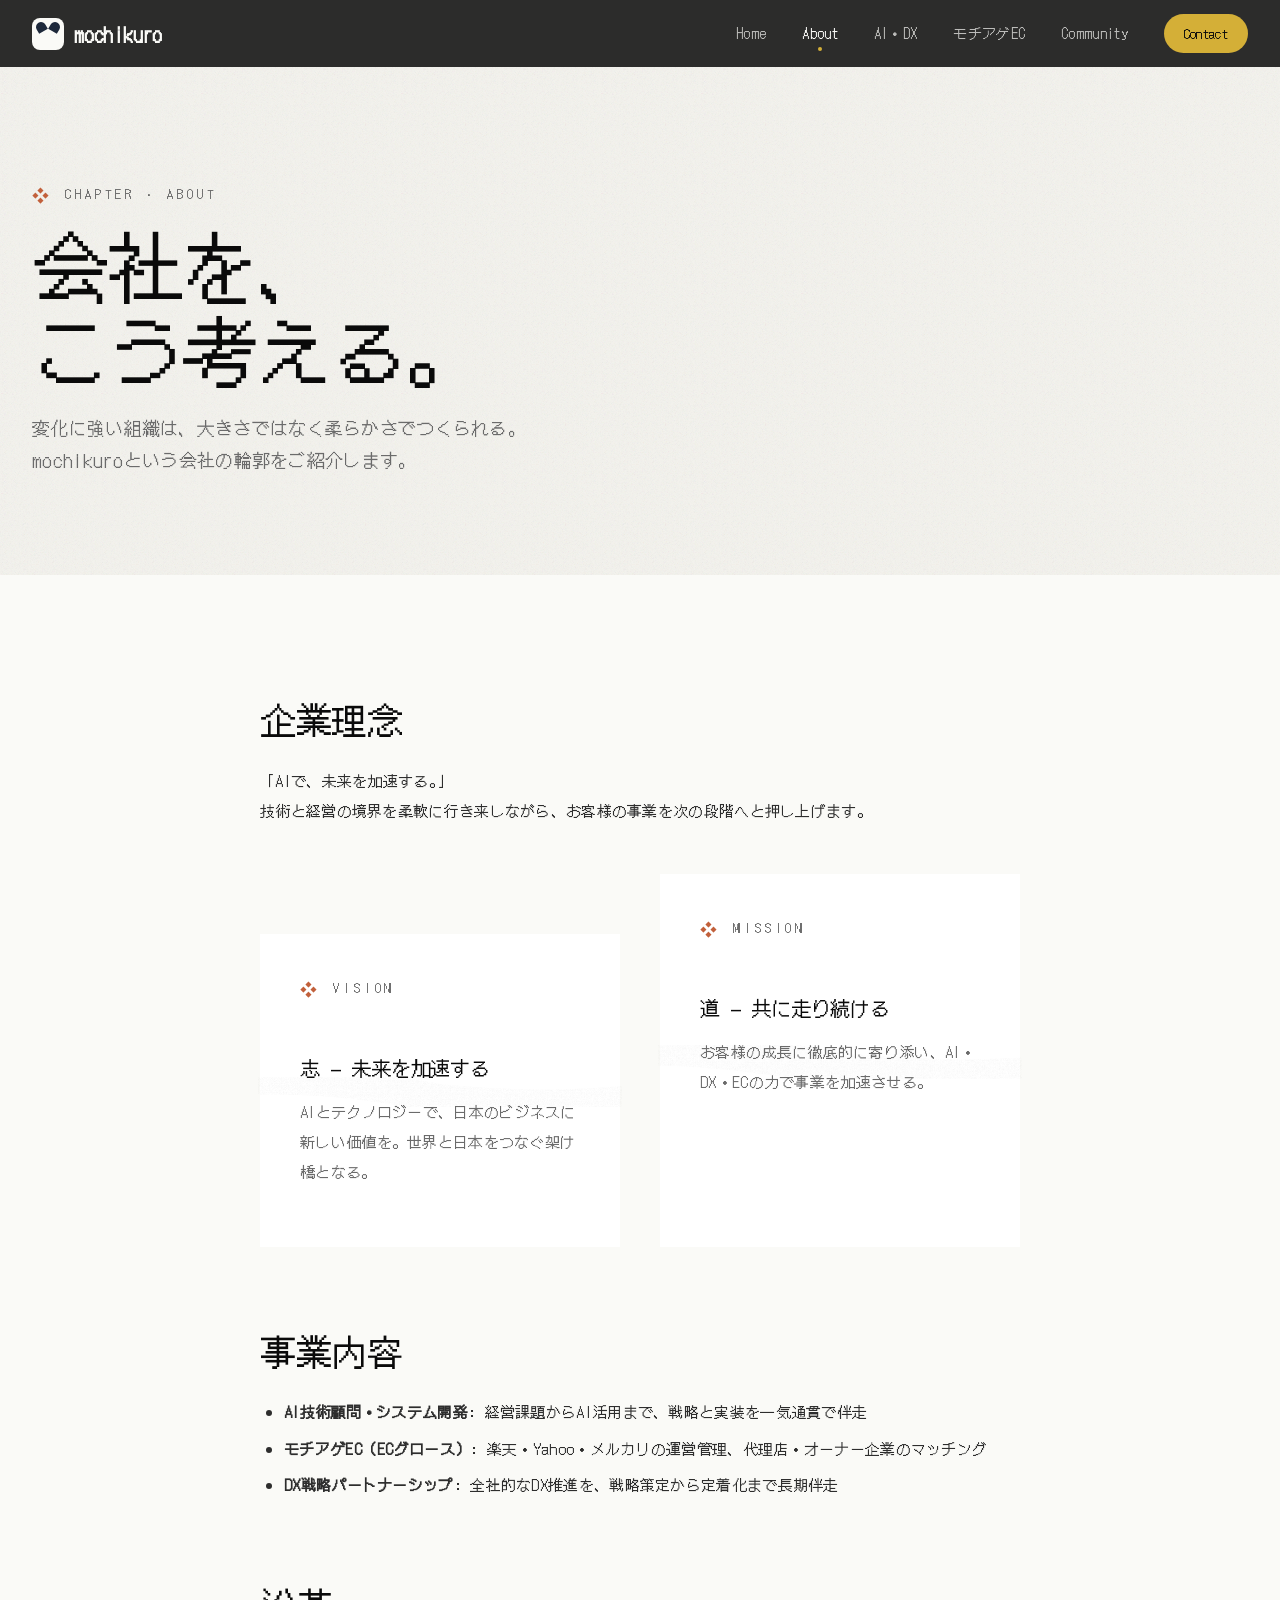
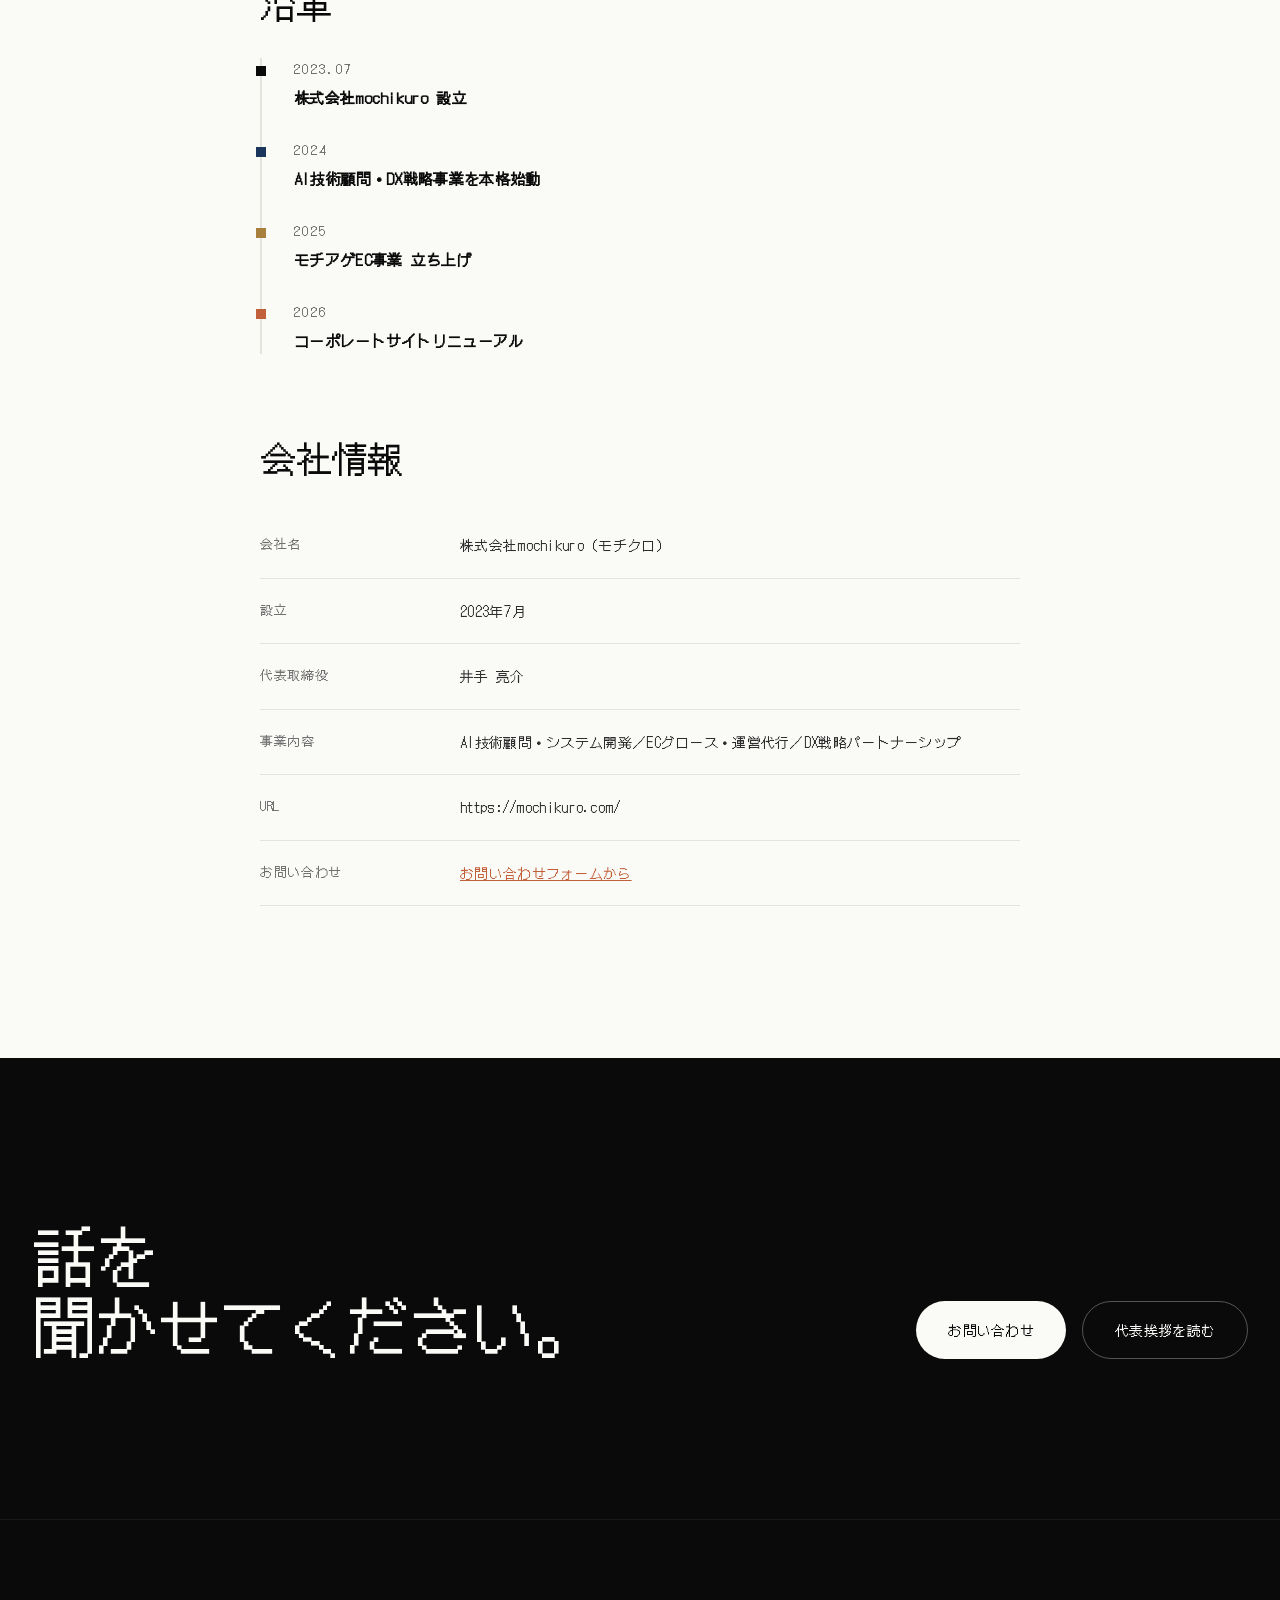
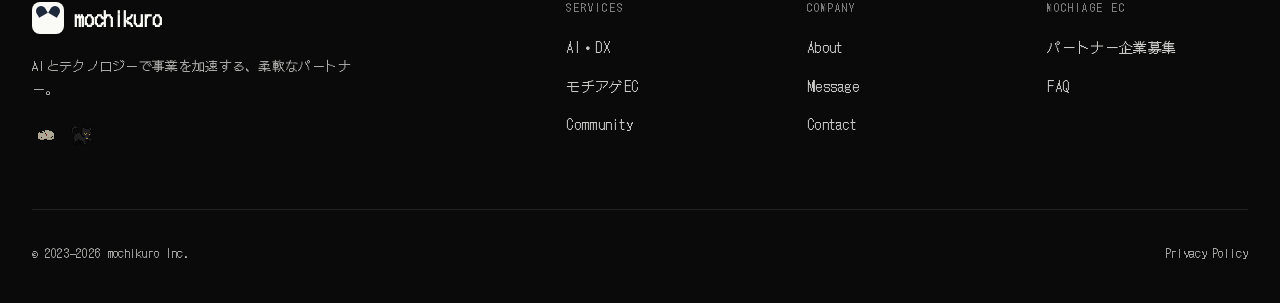
<file: about.html>
<!DOCTYPE html>
<html lang="ja">
<head>
<meta charset="UTF-8">
<meta name="viewport" content="width=device-width,initial-scale=1">
<title>About ｜ 株式会社mochikuro</title>
<meta name="description" content="株式会社mochikuroの会社概要。企業理念、事業内容、沿革、会社情報。">
<link rel="preconnect" href="https://fonts.googleapis.com">
<link rel="preconnect" href="https://fonts.gstatic.com" crossorigin>
<link href="https://fonts.googleapis.com/css2?family=DotGothic16&family=Noto+Sans+JP:wght@400;500;700&display=swap" rel="stylesheet">
<link rel="stylesheet" href="css/style.css">
<link rel="icon" href="data:image/svg+xml,%3Csvg xmlns='http://www.w3.org/2000/svg' viewBox='0 0 32 32' shape-rendering='crispEdges'%3E%3Crect width='32' height='32' rx='4' fill='%230a0a0a'/%3E%3Cg fill='%23f5f0e8'%3E%3Crect x='6' y='4' width='4' height='4'/%3E%3Crect x='22' y='4' width='4' height='4'/%3E%3Crect x='4' y='8' width='24' height='16'/%3E%3Crect x='8' y='24' width='4' height='4'/%3E%3Crect x='20' y='24' width='4' height='4'/%3E%3C/g%3E%3C/svg%3E">
</head>
<body class="page-about" data-stamp="about">

<header class="site-header">
  <div class="container">
    <a href="index.html" class="brand">
      <span class="brand-mark"></span><span>mochikuro</span>
    </a>
    <button class="menu-toggle" aria-label="メニュー"><span></span><span></span><span></span></button>
    <ul class="nav-menu rpg-menu">
      <li><a href="index.html">Home</a></li>
      <li><a href="about.html" class="active">About</a></li>
      <li><a href="ai-dx.html">AI・DX</a></li>
      <li><a href="mochiage-ec/index.html">モチアゲEC</a></li>
      <li><a href="community.html">Community</a></li>
      <li><a href="contact.html" class="nav-cta">Contact</a></li>
    </ul>
  </div>
</header>

<section class="page-hero-v2">
  <div class="container">
    <div class="chapter-head reveal">Chapter · About</div>
    <h1 class="reveal d1">会社を、<br>こう考える。</h1>
    <p class="lead reveal d2">変化に強い組織は、大きさではなく柔らかさでつくられる。<br>mochikuroという会社の輪郭をご紹介します。</p>
  </div>
</section>

<section class="content">
  <div class="container">
    <div class="content-narrow">

      <h2 class="reveal">企業理念</h2>
      <p class="reveal">
        「AIで、未来を加速する。」<br>
        技術と経営の境界を柔軟に行き来しながら、お客様の事業を次の段階へと押し上げます。
      </p>

      <div class="asymmetric-grid reveal" style="margin: 48px 0;">
        <div class="sumi-border">
          <div class="chapter-head" style="margin-bottom: 12px;">Vision</div>
          <h3>志 — 未来を加速する</h3>
          <p style="color: var(--c-muted); line-height: 2; margin-top: 12px;">AIとテクノロジーで、日本のビジネスに新しい価値を。世界と日本をつなぐ架け橋となる。</p>
        </div>
        <div class="sumi-border">
          <div class="chapter-head" style="margin-bottom: 12px;">Mission</div>
          <h3>道 — 共に走り続ける</h3>
          <p style="color: var(--c-muted); line-height: 2; margin-top: 12px;">お客様の成長に徹底的に寄り添い、AI・DX・ECの力で事業を加速させる。</p>
        </div>
      </div>

      <h2 class="reveal">事業内容</h2>
      <ul class="reveal">
        <li><strong>AI技術顧問・システム開発</strong>: 経営課題からAI活用まで、戦略と実装を一気通貫で伴走</li>
        <li><strong>モチアゲEC（ECグロース）</strong>: 楽天・Yahoo・メルカリの運営管理、代理店・オーナー企業のマッチング</li>
        <li><strong>DX戦略パートナーシップ</strong>: 全社的なDX推進を、戦略策定から定着化まで長期伴走</li>
      </ul>

      <h2 class="reveal">沿革</h2>
      <div class="reveal" style="border-left: 2px solid var(--c-line); padding-left: 32px; margin: 32px 0;">
        <div style="margin-bottom: 28px; position: relative;">
          <div style="position: absolute; left: -38px; top: 8px; width: 10px; height: 10px; background: var(--c-ink);"></div>
          <div class="pixel" style="font-size: 13px; color: var(--c-muted); letter-spacing: 0.1em;">2023.07</div>
          <div style="font-weight: 600; margin-top: 4px;">株式会社mochikuro 設立</div>
        </div>
        <div style="margin-bottom: 28px; position: relative;">
          <div style="position: absolute; left: -38px; top: 8px; width: 10px; height: 10px; background: var(--c-accent);"></div>
          <div class="pixel" style="font-size: 13px; color: var(--c-muted); letter-spacing: 0.1em;">2024</div>
          <div style="font-weight: 600; margin-top: 4px;">AI技術顧問・DX戦略事業を本格始動</div>
        </div>
        <div style="margin-bottom: 28px; position: relative;">
          <div style="position: absolute; left: -38px; top: 8px; width: 10px; height: 10px; background: var(--c-gold);"></div>
          <div class="pixel" style="font-size: 13px; color: var(--c-muted); letter-spacing: 0.1em;">2025</div>
          <div style="font-weight: 600; margin-top: 4px;">モチアゲEC事業 立ち上げ</div>
        </div>
        <div style="position: relative;">
          <div style="position: absolute; left: -38px; top: 8px; width: 10px; height: 10px; background: var(--c-warm);"></div>
          <div class="pixel" style="font-size: 13px; color: var(--c-muted); letter-spacing: 0.1em;">2026</div>
          <div style="font-weight: 600; margin-top: 4px;">コーポレートサイトリニューアル</div>
        </div>
      </div>

      <h2 class="reveal">会社情報</h2>
      <table class="data-table reveal">
        <tr><th>会社名</th><td>株式会社mochikuro（モチクロ）</td></tr>
        <tr><th>設立</th><td>2023年7月</td></tr>
        <tr><th>代表取締役</th><td>井手 亮介</td></tr>
        <tr><th>事業内容</th><td>AI技術顧問・システム開発／ECグロース・運営代行／DX戦略パートナーシップ</td></tr>
        <tr><th>URL</th><td>https://mochikuro.com/</td></tr>
        <tr><th>お問い合わせ</th><td><a href="contact.html" style="color: var(--c-warm); text-decoration: underline;">お問い合わせフォームから</a></td></tr>
      </table>

    </div>
  </div>
</section>

<section class="cta">
  <div class="container">
    <div class="cta-grid">
      <h2 class="reveal">話を<br>聞かせてください。</h2>
      <div class="cta-buttons reveal d1">
        <a href="contact.html" class="btn btn-primary btn-arrow">お問い合わせ</a>
        <a href="ceo.html" class="btn btn-ghost">代表挨拶を読む</a>
      </div>
    </div>
  </div>
</section>

<footer class="site-footer">
  <div class="container">
    <div class="footer-grid">
      <div class="footer-brand">
        <a href="index.html" class="brand"><span class="brand-mark"></span><span>mochikuro</span></a>
        <p>AIとテクノロジーで事業を加速する、柔軟なパートナー。</p>
        <div style="display: flex; gap: 8px; opacity: 0.7;">
          <img src="assets/images/cat-white.png" alt="" style="width:28px;height:28px;image-rendering:pixelated;">
          <img src="assets/images/cat-black.png" alt="" style="width:28px;height:28px;image-rendering:pixelated;">
        </div>
      </div>
      <nav class="footer-nav">
        <div><h4>Services</h4><ul class="rpg-menu"><li><a href="ai-dx.html">AI・DX</a></li><li><a href="mochiage-ec/index.html">モチアゲEC</a></li><li><a href="community.html">Community</a></li></ul></div>
        <div><h4>Company</h4><ul class="rpg-menu"><li><a href="about.html">About</a></li><li><a href="ceo.html">Message</a></li><li><a href="contact.html">Contact</a></li></ul></div>
        <div><h4>Mochiage EC</h4><ul class="rpg-menu"><li><a href="mochiage-ec/for-owners.html">パートナー企業募集</a></li><li><a href="mochiage-ec/faq.html">FAQ</a></li></ul></div>
      </nav>
    </div>
    <div class="footer-bottom"><div>© 2023–2026 mochikuro Inc.</div><div><a href="privacy.html">Privacy Policy</a></div></div>
  </div>
</footer>

<script src="js/main.js"></script>
</body>
</html>
</file>
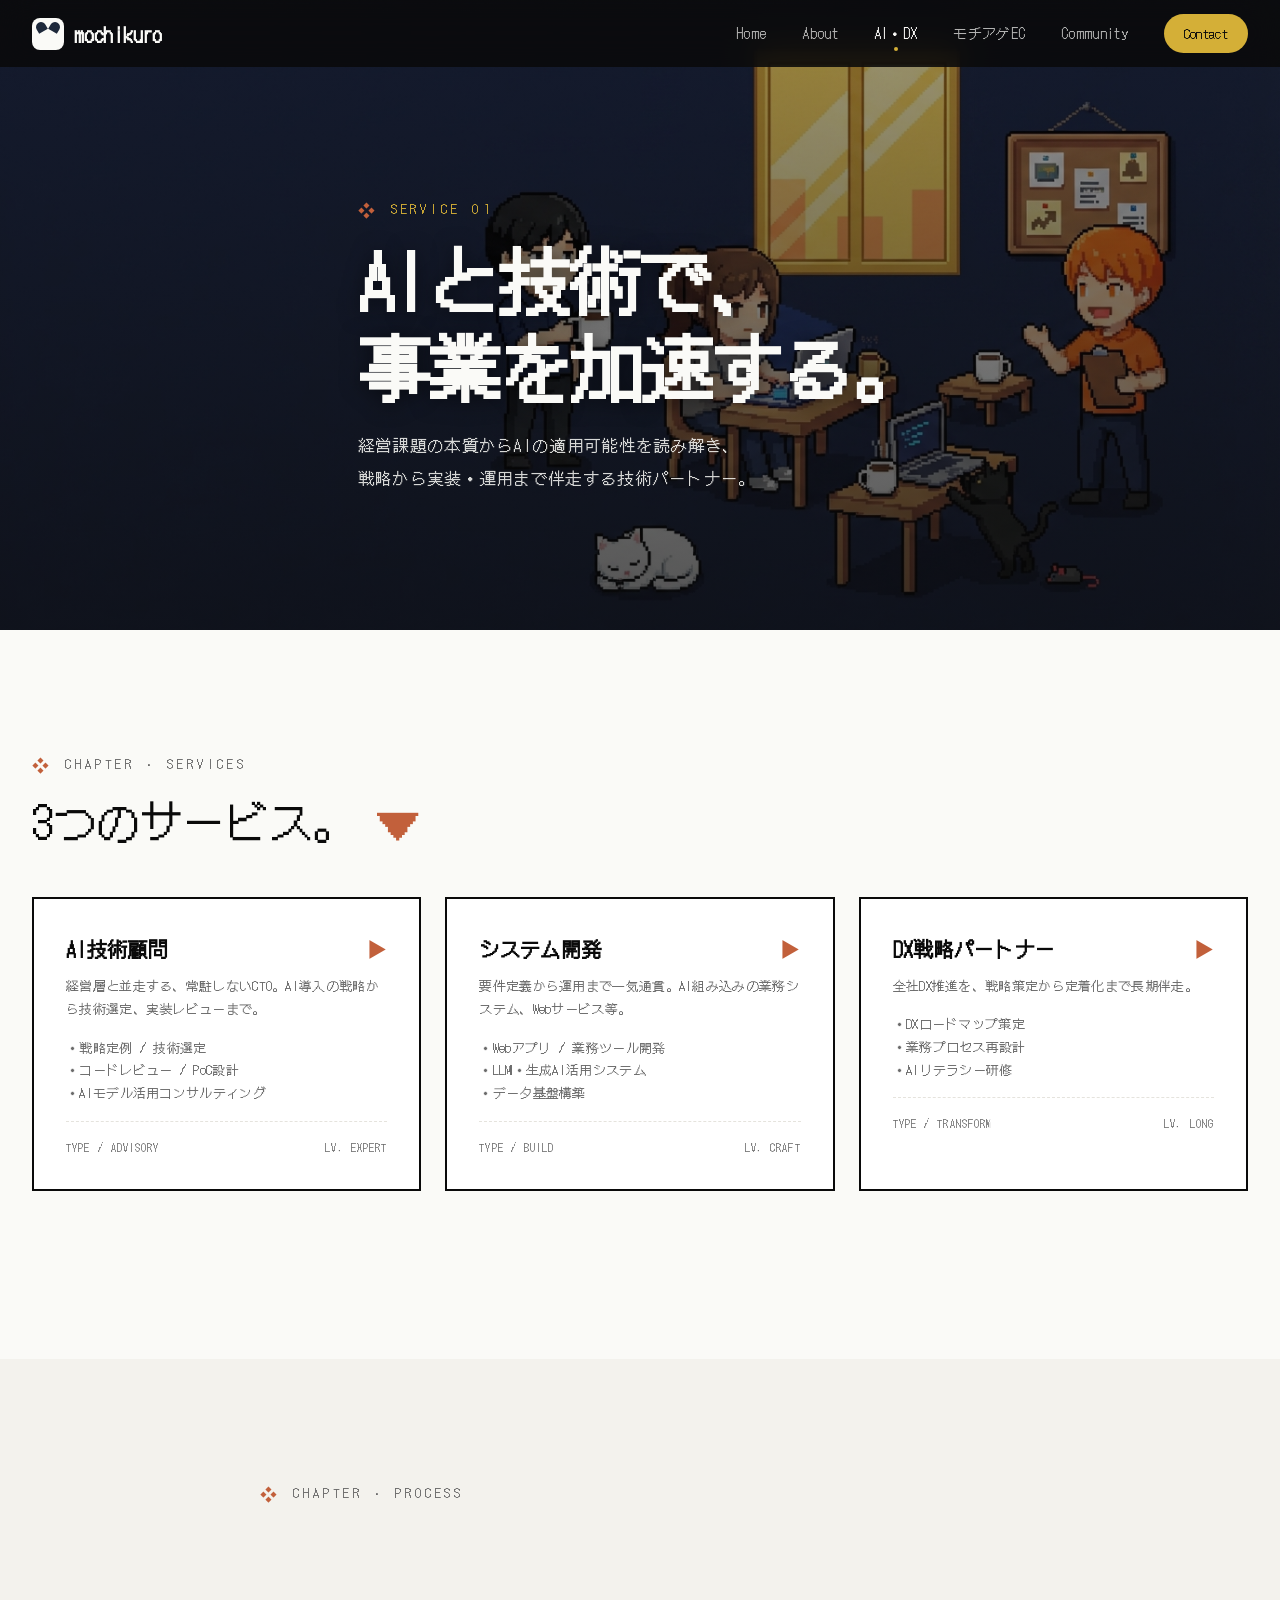
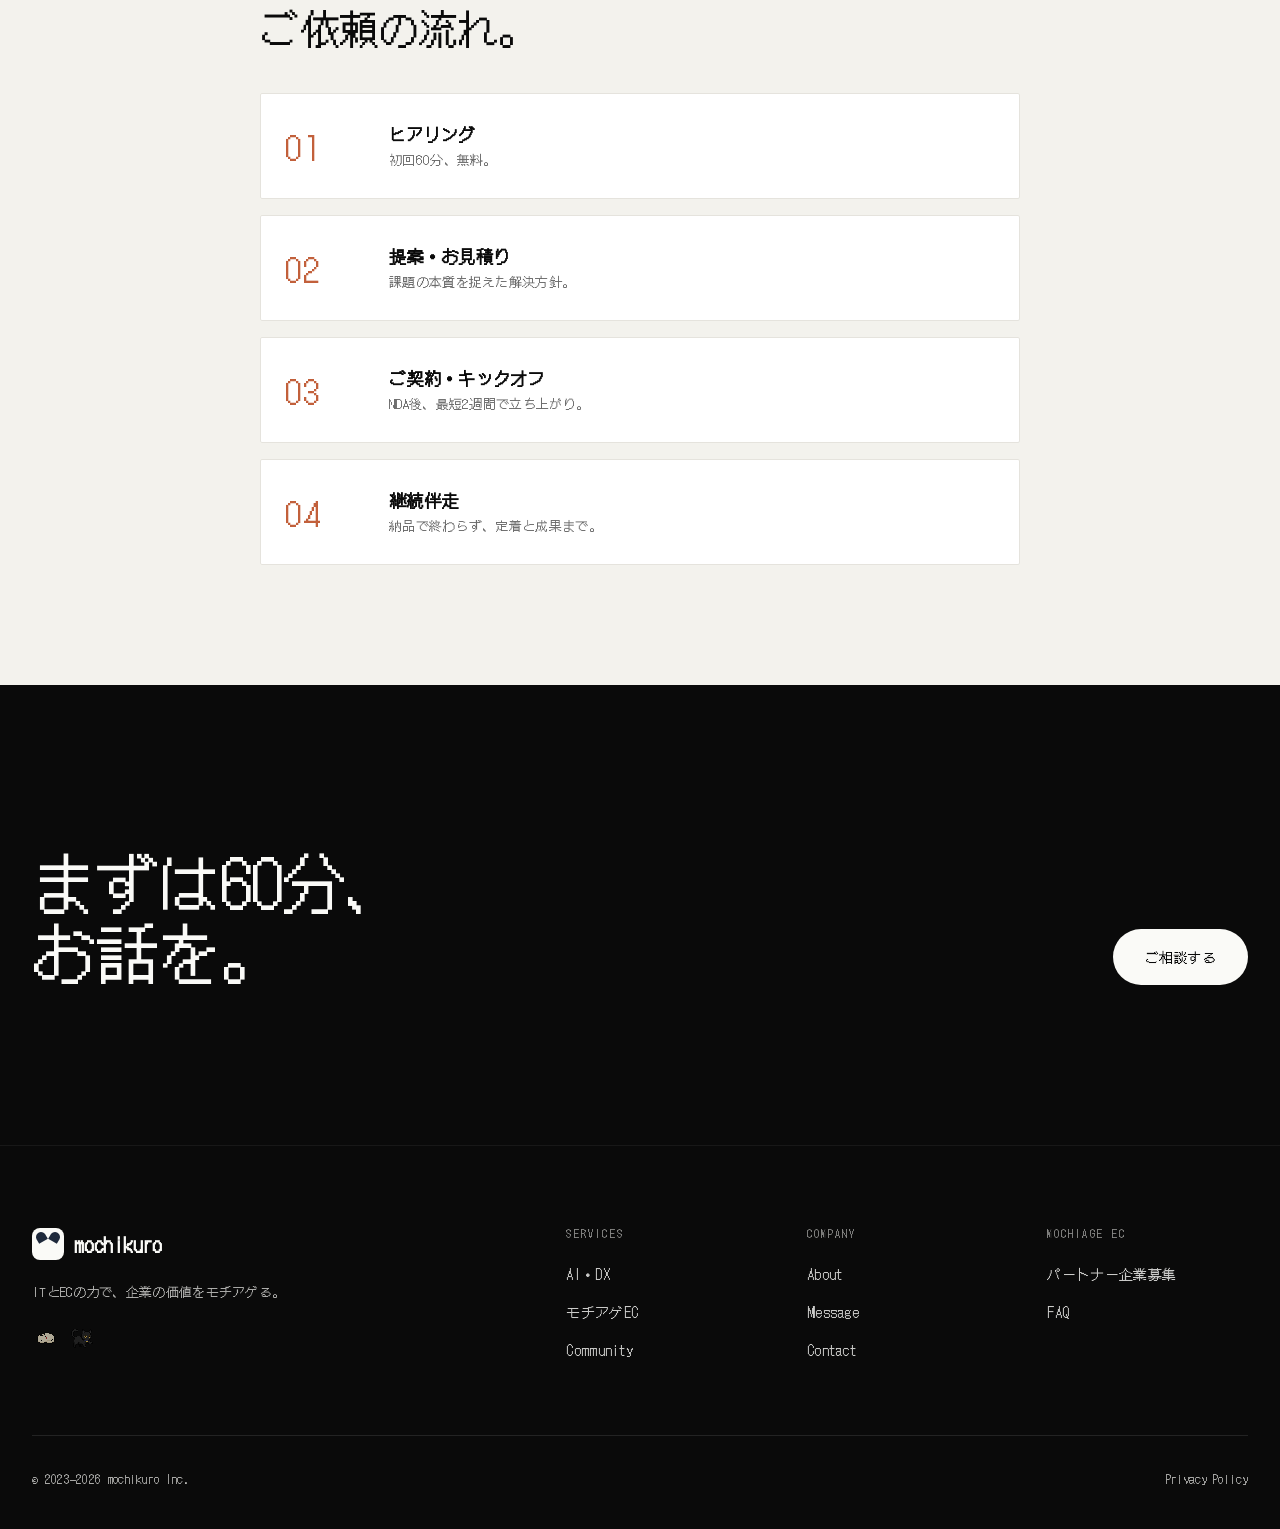
<file: ai-dx.html>
<!DOCTYPE html>
<html lang="ja">
<head>
<meta charset="UTF-8">
<meta name="viewport" content="width=device-width,initial-scale=1">
<title>AI・DX ｜ 株式会社mochikuro</title>
<meta name="description" content="AI技術顧問、システム開発、DX戦略。構想から実装まで一気通貫で伴走する技術パートナー。">
<link rel="preconnect" href="https://fonts.googleapis.com">
<link rel="preconnect" href="https://fonts.gstatic.com" crossorigin>
<link href="https://fonts.googleapis.com/css2?family=DotGothic16&family=Noto+Sans+JP:wght@400;500;700&display=swap" rel="stylesheet">
<link rel="stylesheet" href="css/style.css">
<link rel="icon" href="data:image/svg+xml,%3Csvg xmlns='http://www.w3.org/2000/svg' viewBox='0 0 32 32' shape-rendering='crispEdges'%3E%3Crect width='32' height='32' rx='4' fill='%230a0a0a'/%3E%3Cg fill='%23f5f0e8'%3E%3Crect x='6' y='4' width='4' height='4'/%3E%3Crect x='22' y='4' width='4' height='4'/%3E%3Crect x='4' y='8' width='24' height='16'/%3E%3C/g%3E%3Cg fill='%23c2603b'%3E%3Crect x='10' y='12' width='3' height='3'/%3E%3Crect x='19' y='12' width='3' height='3'/%3E%3C/g%3E%3C/svg%3E">
<style>
  .hero-img { min-height: 70vh; position: relative; display: flex; align-items: center; overflow: hidden; }
  .hero-img-bg { position: absolute; inset: 0; z-index: 0; }
  .hero-img-bg img { width: 100%; height: 100%; object-fit: cover; }
  .hero-img-overlay { position: absolute; inset: 0; background: linear-gradient(180deg, rgba(10,10,10,0.4) 0%, rgba(10,10,10,0.7) 100%); z-index: 1; }
  .hero-img .container { position: relative; z-index: 2; padding-top: 140px; padding-bottom: 80px; }
  .section-visual { width: 100%; border-radius: 4px; overflow: hidden; margin: 40px 0; }
  .section-visual img { width: 100%; height: auto; display: block; }
</style>
</head>
<body class="page-aidx" data-stamp="ai-dx">

<header class="site-header">
  <div class="container">
    <a href="index.html" class="brand"><span class="brand-mark"></span><span>mochikuro</span></a>
    <button class="menu-toggle" aria-label="メニュー"><span></span><span></span><span></span></button>
    <ul class="nav-menu rpg-menu">
      <li><a href="index.html">Home</a></li>
      <li><a href="about.html">About</a></li>
      <li><a href="ai-dx.html" class="active">AI・DX</a></li>
      <li><a href="mochiage-ec/index.html">モチアゲEC</a></li>
      <li><a href="community.html">Community</a></li>
      <li><a href="contact.html" class="nav-cta">Contact</a></li>
    </ul>
  </div>
</header>

<!-- HERO with team image -->
<section class="hero-img">
  <div class="hero-img-bg">
    <img src="assets/images/section-ai.jpg" alt="" loading="eager">
  </div>
  <div class="hero-img-overlay"></div>
  <div class="container">
    <div class="chapter-head reveal" style="color: #d4af37;">Service 01</div>
    <h1 class="reveal d1" style="font-family: var(--f-display); font-size: clamp(36px, 6vw, 72px); font-weight: 600; color: #fafaf7; line-height: 1.2; letter-spacing: -0.02em; margin-bottom: 20px; text-shadow: 0 2px 20px rgba(0,0,0,0.5);">
      AIと技術で、<br>事業を加速する。
    </h1>
    <p class="reveal d2" style="color: rgba(250,250,247,0.85); max-width: 560px; line-height: 2; font-size: clamp(14px, 1.3vw, 18px);">
      経営課題の本質からAIの適用可能性を読み解き、<br>
      戦略から実装・運用まで伴走する技術パートナー。
    </p>
  </div>
</section>

<!-- サービスメニュー -->
<section class="content">
  <div class="container">
    <div class="chapter-head reveal">Chapter · Services</div>
    <h2 class="reveal d1" style="font-size: clamp(28px, 4vw, 44px); font-weight: 500; letter-spacing: -0.02em; margin-bottom: 20px;">
      3つのサービス。<span class="blink-arrow"></span>
    </h2>

    <div class="rank-grid">
      <a href="contact.html?type=ai-dx" class="rpg-card reveal">
        <div class="rpg-card-title">
          <span>AI技術顧問</span>
          <span class="rpg-card-arrow">▶</span>
        </div>
        <div class="rpg-card-desc">経営層と並走する、常駐しないCTO。AI導入の戦略から技術選定、実装レビューまで。</div>
        <ul style="list-style: none; margin-top: 16px; font-size: 13px; color: var(--c-muted);">
          <li>・戦略定例 / 技術選定</li>
          <li>・コードレビュー / PoC設計</li>
          <li>・AIモデル活用コンサルティング</li>
        </ul>
        <div class="rpg-card-meta"><span>TYPE / ADVISORY</span><span>LV. EXPERT</span></div>
      </a>

      <a href="contact.html?type=ai-dx" class="rpg-card reveal d1">
        <div class="rpg-card-title">
          <span>システム開発</span>
          <span class="rpg-card-arrow">▶</span>
        </div>
        <div class="rpg-card-desc">要件定義から運用まで一気通貫。AI組み込みの業務システム、Webサービス等。</div>
        <ul style="list-style: none; margin-top: 16px; font-size: 13px; color: var(--c-muted);">
          <li>・Webアプリ / 業務ツール開発</li>
          <li>・LLM・生成AI活用システム</li>
          <li>・データ基盤構築</li>
        </ul>
        <div class="rpg-card-meta"><span>TYPE / BUILD</span><span>LV. CRAFT</span></div>
      </a>

      <a href="contact.html?type=ai-dx" id="dx" class="rpg-card reveal d2">
        <div class="rpg-card-title">
          <span>DX戦略パートナー</span>
          <span class="rpg-card-arrow">▶</span>
        </div>
        <div class="rpg-card-desc">全社DX推進を、戦略策定から定着化まで長期伴走。</div>
        <ul style="list-style: none; margin-top: 16px; font-size: 13px; color: var(--c-muted);">
          <li>・DXロードマップ策定</li>
          <li>・業務プロセス再設計</li>
          <li>・AIリテラシー研修</li>
        </ul>
        <div class="rpg-card-meta"><span>TYPE / TRANSFORM</span><span>LV. LONG</span></div>
      </a>
    </div>
  </div>
</section>

<!-- プロセス -->
<section class="content" style="background: var(--c-bg-soft);">
  <div class="container">
    <div class="content-narrow">
      <div class="chapter-head reveal">Chapter · Process</div>
      <h2 class="reveal d1" style="font-size: clamp(28px, 4vw, 40px); font-weight: 500; margin-bottom: 40px;">ご依頼の流れ。</h2>

      <div class="reveal d2" style="display: grid; gap: 16px;">
        <div class="pixel-border" style="display: grid; grid-template-columns: 80px 1fr; gap: 24px; align-items: center;">
          <div class="pixel" style="font-size: 32px; color: var(--c-warm);">01</div>
          <div><div style="font-weight: 600; font-size: 17px;">ヒアリング</div><div style="font-size: 13px; color: var(--c-muted);">初回60分、無料。</div></div>
        </div>
        <div class="pixel-border" style="display: grid; grid-template-columns: 80px 1fr; gap: 24px; align-items: center;">
          <div class="pixel" style="font-size: 32px; color: var(--c-warm);">02</div>
          <div><div style="font-weight: 600; font-size: 17px;">提案・お見積り</div><div style="font-size: 13px; color: var(--c-muted);">課題の本質を捉えた解決方針。</div></div>
        </div>
        <div class="pixel-border" style="display: grid; grid-template-columns: 80px 1fr; gap: 24px; align-items: center;">
          <div class="pixel" style="font-size: 32px; color: var(--c-warm);">03</div>
          <div><div style="font-weight: 600; font-size: 17px;">ご契約・キックオフ</div><div style="font-size: 13px; color: var(--c-muted);">NDA後、最短2週間で立ち上がり。</div></div>
        </div>
        <div class="pixel-border" style="display: grid; grid-template-columns: 80px 1fr; gap: 24px; align-items: center;">
          <div class="pixel" style="font-size: 32px; color: var(--c-warm);">04</div>
          <div><div style="font-weight: 600; font-size: 17px;">継続伴走</div><div style="font-size: 13px; color: var(--c-muted);">納品で終わらず、定着と成果まで。</div></div>
        </div>
      </div>
    </div>
  </div>
</section>

<section class="cta">
  <div class="container">
    <div class="cta-grid">
      <h2 class="reveal">まずは60分、<br>お話を。</h2>
      <div class="cta-buttons reveal d1">
        <a href="contact.html?type=ai-dx" class="btn btn-primary btn-arrow">ご相談する</a>
      </div>
    </div>
  </div>
</section>

<footer class="site-footer">
  <div class="container">
    <div class="footer-grid">
      <div class="footer-brand">
        <a href="index.html" class="brand"><span class="brand-mark"></span><span>mochikuro</span></a>
        <p>ITとECの力で、企業の価値をモチアゲる。</p>
        <div style="display: flex; gap: 8px; opacity: 0.7;">
          <img src="assets/images/cat-white.png" alt="" style="width: 28px; height: 28px; image-rendering: pixelated;">
          <img src="assets/images/cat-black.png" alt="" style="width: 28px; height: 28px; image-rendering: pixelated;">
        </div>
      </div>
      <nav class="footer-nav">
        <div><h4>Services</h4><ul class="rpg-menu"><li><a href="ai-dx.html">AI・DX</a></li><li><a href="mochiage-ec/index.html">モチアゲEC</a></li><li><a href="community.html">Community</a></li></ul></div>
        <div><h4>Company</h4><ul class="rpg-menu"><li><a href="about.html">About</a></li><li><a href="ceo.html">Message</a></li><li><a href="contact.html">Contact</a></li></ul></div>
        <div><h4>Mochiage EC</h4><ul class="rpg-menu"><li><a href="mochiage-ec/for-owners.html">パートナー企業募集</a></li><li><a href="mochiage-ec/faq.html">FAQ</a></li></ul></div>
      </nav>
    </div>
    <div class="footer-bottom"><div>© 2023–2026 mochikuro Inc.</div><div><a href="privacy.html">Privacy Policy</a></div></div>
  </div>
</footer>

<script src="js/main.js"></script>
</body>
</html>
</file>
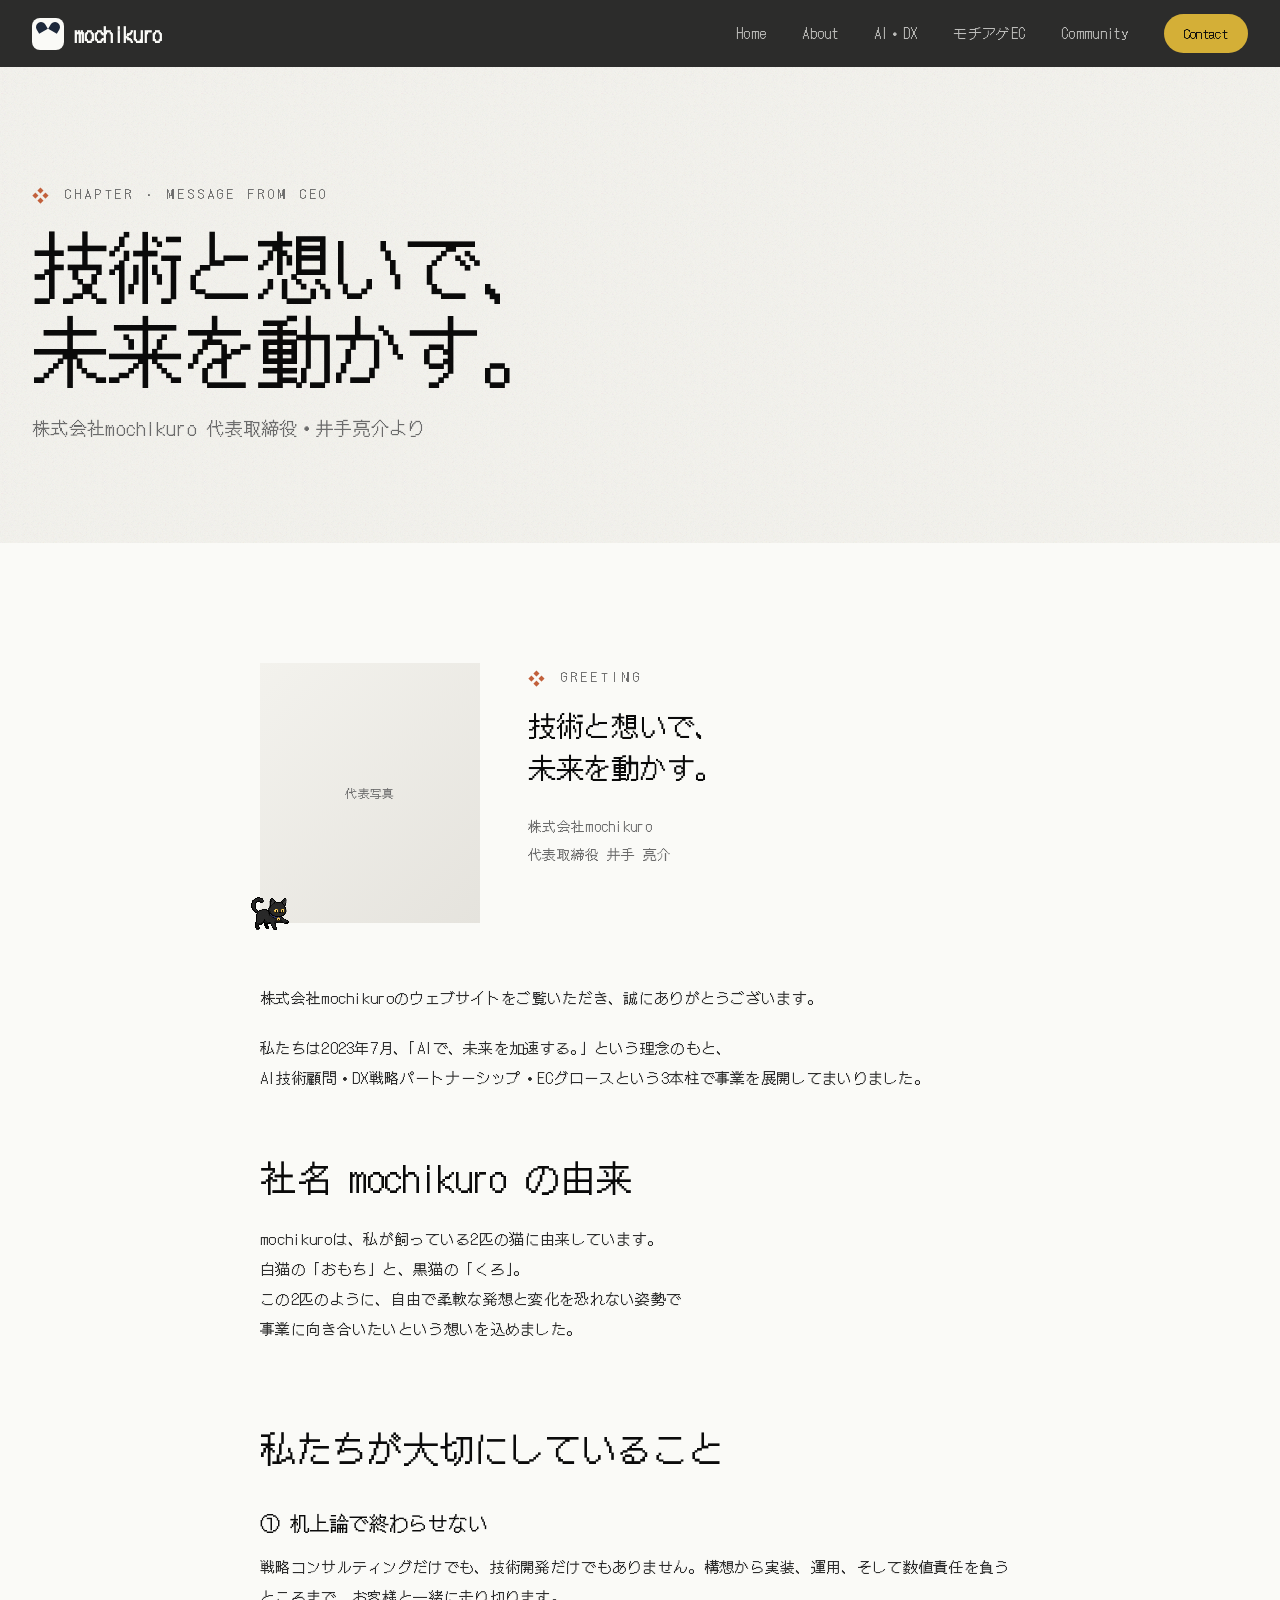
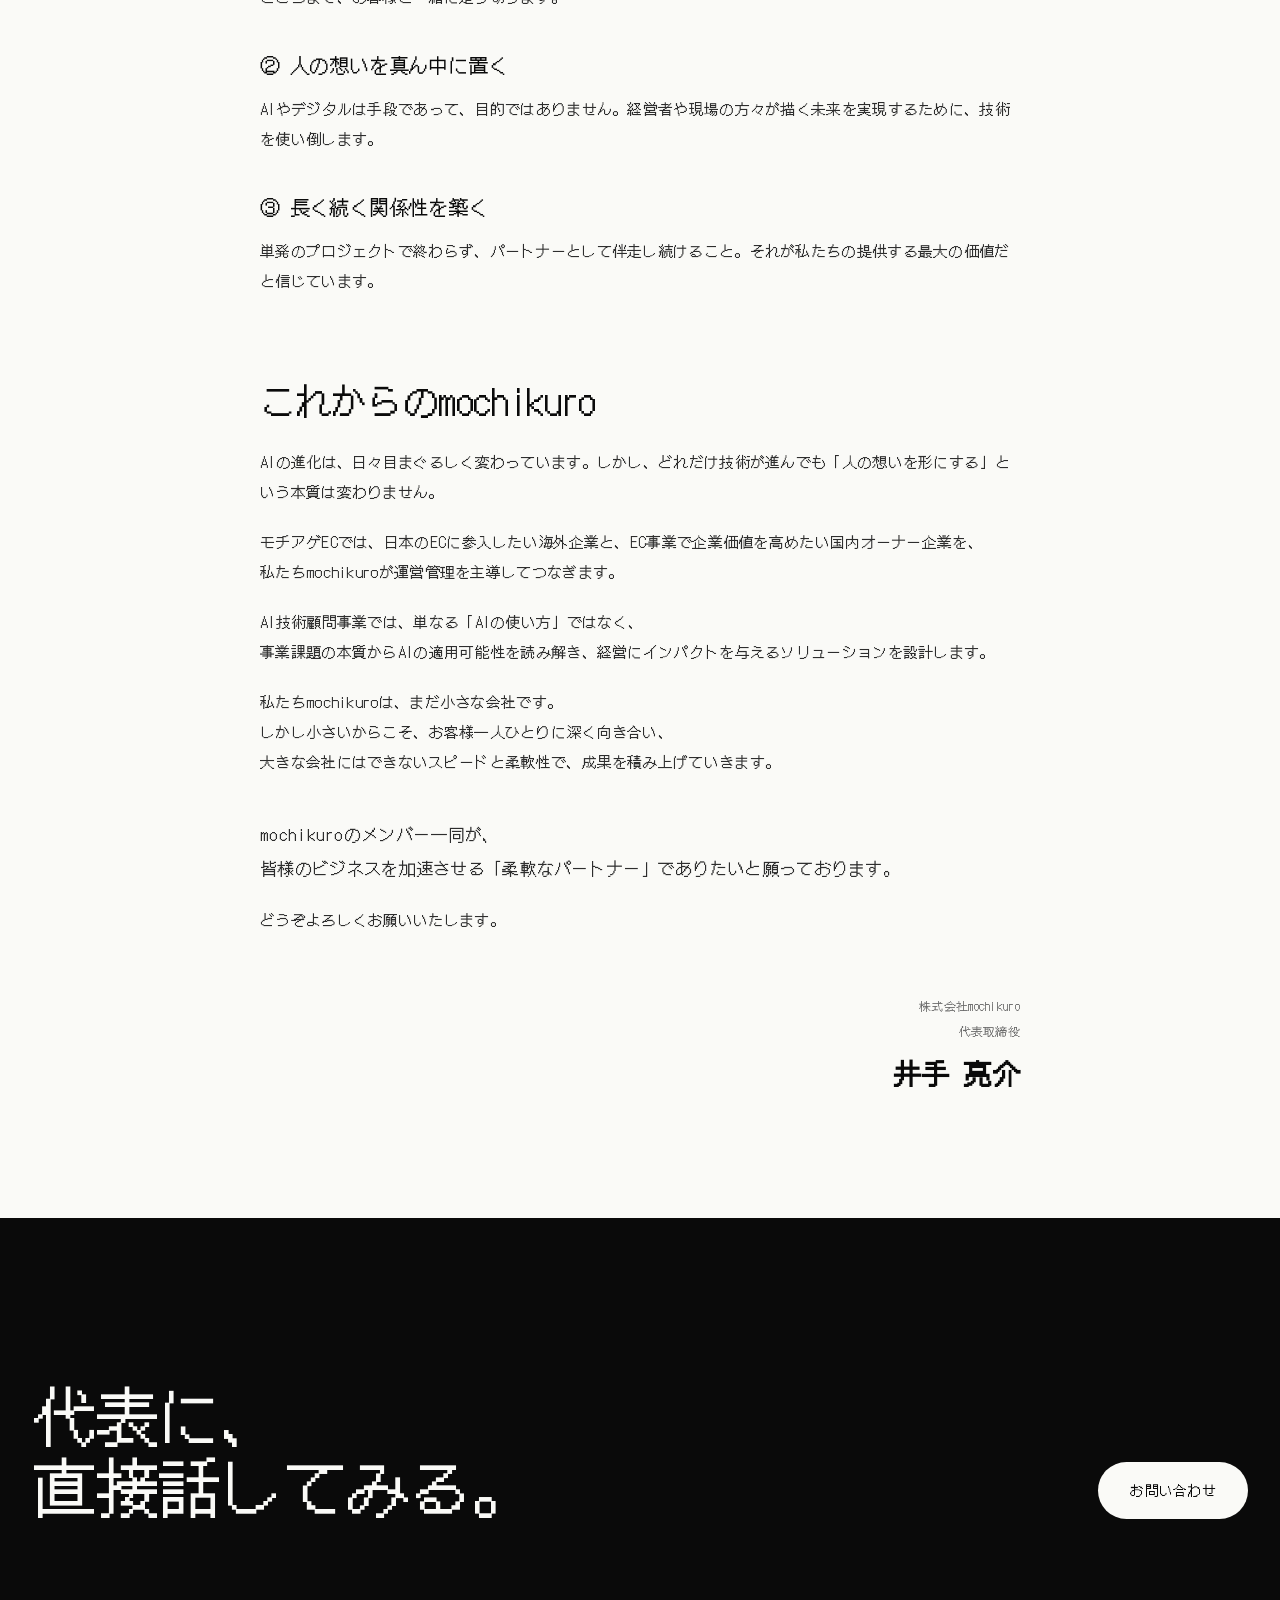
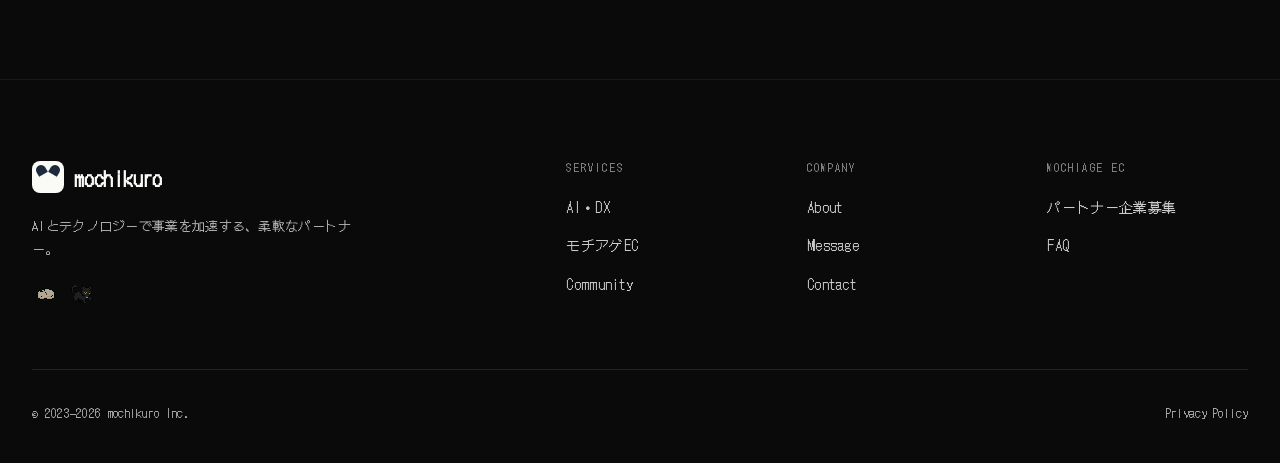
<file: ceo.html>
<!DOCTYPE html>
<html lang="ja">
<head>
<meta charset="UTF-8">
<meta name="viewport" content="width=device-width,initial-scale=1">
<title>Message ｜ 代表挨拶 ｜ 株式会社mochikuro</title>
<meta name="description" content="株式会社mochikuro代表取締役 井手亮介からのご挨拶。">
<link rel="preconnect" href="https://fonts.googleapis.com">
<link rel="preconnect" href="https://fonts.gstatic.com" crossorigin>
<link href="https://fonts.googleapis.com/css2?family=DotGothic16&family=Noto+Sans+JP:wght@400;500;700&family=Yuji+Syuku&display=swap" rel="stylesheet">
<link rel="stylesheet" href="css/style.css">
<link rel="icon" href="data:image/svg+xml,%3Csvg xmlns='http://www.w3.org/2000/svg' viewBox='0 0 32 32' shape-rendering='crispEdges'%3E%3Crect width='32' height='32' rx='4' fill='%230a0a0a'/%3E%3Cg fill='%23f5f0e8'%3E%3Crect x='6' y='4' width='4' height='4'/%3E%3Crect x='22' y='4' width='4' height='4'/%3E%3Crect x='4' y='8' width='24' height='16'/%3E%3Crect x='8' y='24' width='4' height='4'/%3E%3Crect x='20' y='24' width='4' height='4'/%3E%3C/g%3E%3C/svg%3E">
</head>
<body class="page-ceo" data-stamp="ceo">

<header class="site-header">
  <div class="container">
    <a href="index.html" class="brand"><span class="brand-mark"></span><span>mochikuro</span></a>
    <button class="menu-toggle" aria-label="メニュー"><span></span><span></span><span></span></button>
    <ul class="nav-menu rpg-menu">
      <li><a href="index.html">Home</a></li>
      <li><a href="about.html">About</a></li>
      <li><a href="ai-dx.html">AI・DX</a></li>
      <li><a href="mochiage-ec/index.html">モチアゲEC</a></li>
      <li><a href="community.html">Community</a></li>
      <li><a href="contact.html" class="nav-cta">Contact</a></li>
    </ul>
  </div>
</header>

<section class="page-hero-v2">
  <div class="container">
    <div class="chapter-head reveal">Chapter · Message from CEO</div>
    <h1 class="reveal d1">技術と想いで、<br>未来を動かす。</h1>
    <p class="lead reveal d2">株式会社mochikuro 代表取締役・井手亮介より</p>
  </div>
</section>

<section class="content">
  <div class="container">
    <div class="content-narrow">

      <div class="reveal" style="display: grid; grid-template-columns: 220px 1fr; gap: 48px; align-items: flex-start; margin-bottom: 60px;">
        <div style="position: relative;">
          <div style="width: 220px; height: 260px; background: linear-gradient(135deg, var(--c-bg-soft), var(--c-line)); display: flex; align-items: center; justify-content: center; color: var(--c-muted); font-size: 12px;">代表写真</div>
          <div style="position: absolute; bottom: -14px; left: -14px;">
            <img src="assets/images/cat-black.png" alt="" style="width: 48px; height: 48px; image-rendering: pixelated;">
          </div>
        </div>
        <div>
          <div class="chapter-head" style="margin-bottom: 12px;">Greeting</div>
          <div style="font-family: var(--f-display); font-size: 28px; line-height: 1.5; font-weight: 500; letter-spacing: -0.01em; margin-bottom: 24px;">
            技術と想いで、<br>未来を動かす。
          </div>
          <p style="color: var(--c-muted); font-size: 14px;">
            株式会社mochikuro<br>代表取締役 井手 亮介
          </p>
        </div>
      </div>

      <div class="reveal">
        <p>株式会社mochikuroのウェブサイトをご覧いただき、誠にありがとうございます。</p>
        <p>
          私たちは2023年7月、「AIで、未来を加速する。」という理念のもと、<br>
          AI技術顧問・DX戦略パートナーシップ・ECグロースという3本柱で事業を展開してまいりました。
        </p>

        <h2 style="margin-top: 60px;">社名 mochikuro の由来</h2>
        <p>
          mochikuroは、私が飼っている2匹の猫に由来しています。<br>
          白猫の「おもち」と、黒猫の「くろ」。<br>
          この2匹のように、自由で柔軟な発想と変化を恐れない姿勢で<br>
          事業に向き合いたいという想いを込めました。
        </p>

        <h2>私たちが大切にしていること</h2>
        <h3>① 机上論で終わらせない</h3>
        <p>戦略コンサルティングだけでも、技術開発だけでもありません。構想から実装、運用、そして数値責任を負うところまで、お客様と一緒に走り切ります。</p>

        <h3>② 人の想いを真ん中に置く</h3>
        <p>AIやデジタルは手段であって、目的ではありません。経営者や現場の方々が描く未来を実現するために、技術を使い倒します。</p>

        <h3>③ 長く続く関係性を築く</h3>
        <p>単発のプロジェクトで終わらず、パートナーとして伴走し続けること。それが私たちの提供する最大の価値だと信じています。</p>

        <h2>これからのmochikuro</h2>
        <p>AIの進化は、日々目まぐるしく変わっています。しかし、どれだけ技術が進んでも「人の想いを形にする」という本質は変わりません。</p>

        <p>
          モチアゲECでは、日本のECに参入したい海外企業と、EC事業で企業価値を高めたい国内オーナー企業を、<br>
          私たちmochikuroが運営管理を主導してつなぎます。
        </p>

        <p>
          AI技術顧問事業では、単なる「AIの使い方」ではなく、<br>
          事業課題の本質からAIの適用可能性を読み解き、経営にインパクトを与えるソリューションを設計します。
        </p>

        <p>
          私たちmochikuroは、まだ小さな会社です。<br>
          しかし小さいからこそ、お客様一人ひとりに深く向き合い、<br>
          大きな会社にはできないスピードと柔軟性で、成果を積み上げていきます。
        </p>

        <p style="margin-top: 40px; font-size: 17px;">
          mochikuroのメンバー一同が、<br>
          皆様のビジネスを加速させる「柔軟なパートナー」でありたいと願っております。
        </p>

        <p>どうぞよろしくお願いいたします。</p>

        <div class="reveal" style="margin-top: 60px; text-align: right;">
          <div style="font-size: 12px; color: var(--c-muted); margin-bottom: 4px;">株式会社mochikuro</div>
          <div style="font-size: 12px; color: var(--c-muted); margin-bottom: 8px;">代表取締役</div>
          <div style="font-family: var(--f-display); font-size: 28px; font-weight: 600;">井手 亮介</div>
        </div>
      </div>

    </div>
  </div>
</section>

<section class="cta">
  <div class="container">
    <div class="cta-grid">
      <h2 class="reveal">代表に、<br>直接話してみる。</h2>
      <div class="cta-buttons reveal d1">
        <a href="contact.html" class="btn btn-primary btn-arrow">お問い合わせ</a>
      </div>
    </div>
  </div>
</section>

<footer class="site-footer">
  <div class="container">
    <div class="footer-grid">
      <div class="footer-brand">
        <a href="index.html" class="brand"><span class="brand-mark"></span><span>mochikuro</span></a>
        <p>AIとテクノロジーで事業を加速する、柔軟なパートナー。</p>
        <div style="display: flex; gap: 8px; opacity: 0.7;"><img src="assets/images/cat-white.png" alt="" style="width: 28px; height: 28px; image-rendering: pixelated;"><img src="assets/images/cat-black.png" alt="" style="width: 28px; height: 28px; image-rendering: pixelated;"></div>
      </div>
      <nav class="footer-nav">
        <div><h4>Services</h4><ul class="rpg-menu"><li><a href="ai-dx.html">AI・DX</a></li><li><a href="mochiage-ec/index.html">モチアゲEC</a></li><li><a href="community.html">Community</a></li></ul></div>
        <div><h4>Company</h4><ul class="rpg-menu"><li><a href="about.html">About</a></li><li><a href="ceo.html">Message</a></li><li><a href="contact.html">Contact</a></li></ul></div>
        <div><h4>Mochiage EC</h4><ul class="rpg-menu"><li><a href="mochiage-ec/for-owners.html">パートナー企業募集</a></li><li><a href="mochiage-ec/faq.html">FAQ</a></li></ul></div>
      </nav>
    </div>
    <div class="footer-bottom"><div>© 2023–2026 mochikuro Inc.</div><div><a href="privacy.html">Privacy Policy</a></div></div>
  </div>
</footer>

<script src="js/main.js"></script>
</body>
</html>
</file>
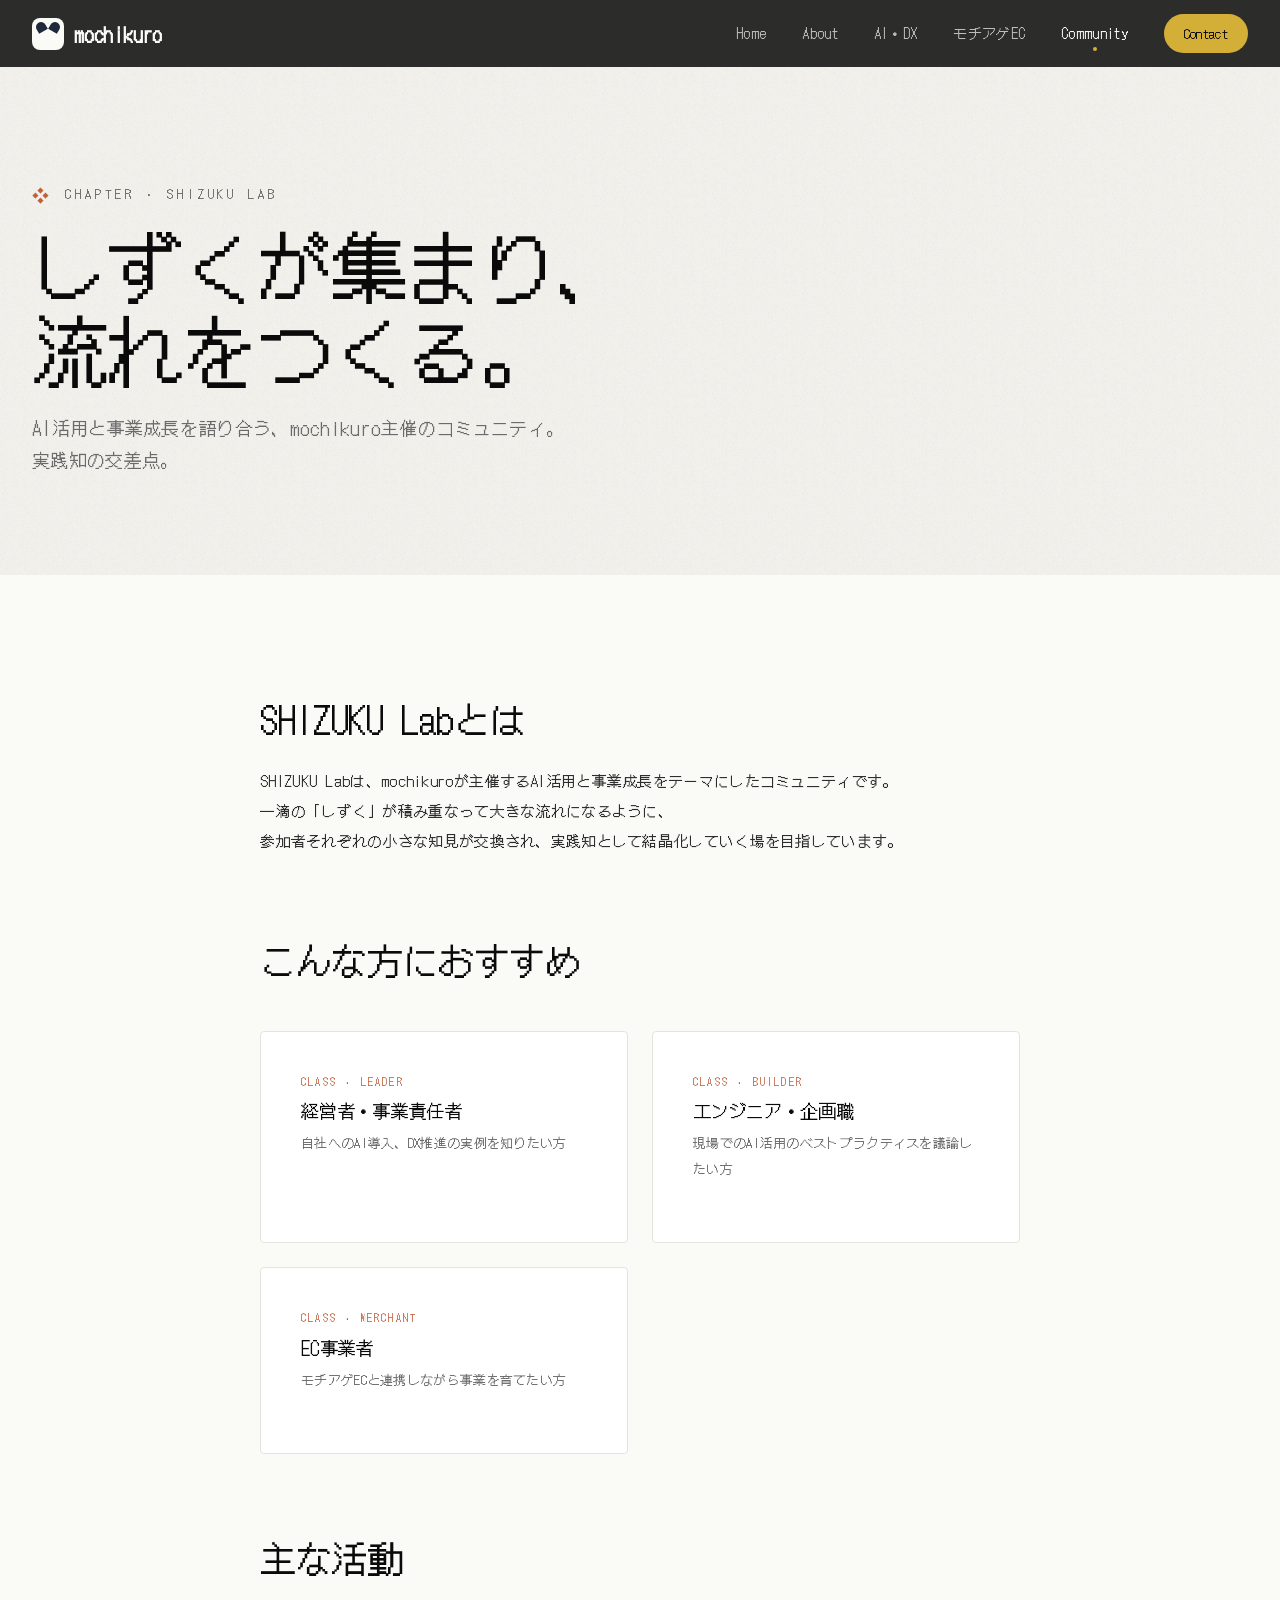
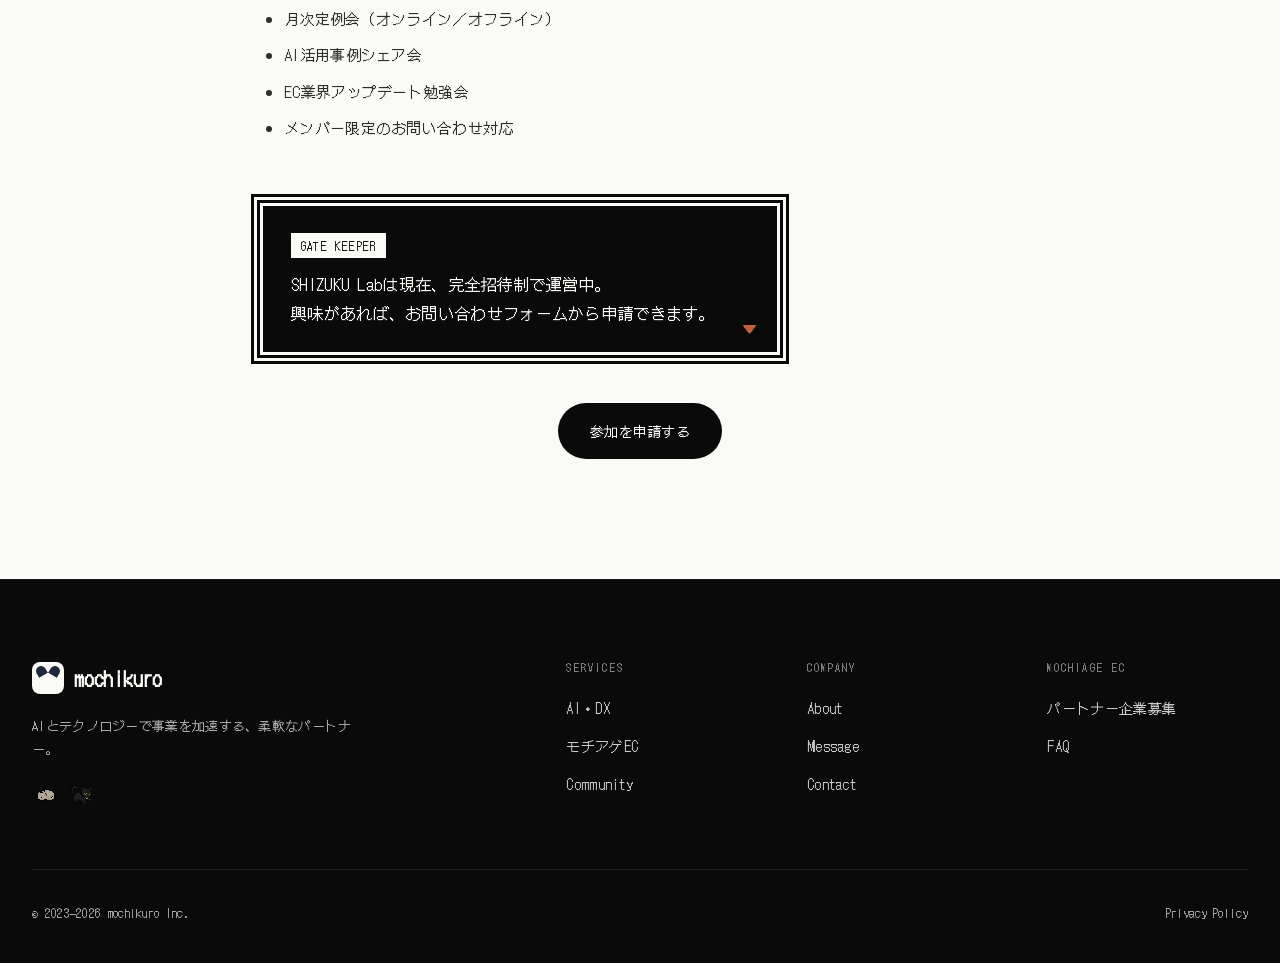
<file: community.html>
<!DOCTYPE html>
<html lang="ja">
<head>
<meta charset="UTF-8">
<meta name="viewport" content="width=device-width,initial-scale=1">
<title>Community ｜ SHIZUKU Lab ｜ 株式会社mochikuro</title>
<meta name="description" content="mochikuro主催のコミュニティ「SHIZUKU Lab」。AI活用と事業成長を語り合う実践知の交差点。">
<link rel="preconnect" href="https://fonts.googleapis.com">
<link rel="preconnect" href="https://fonts.gstatic.com" crossorigin>
<link href="https://fonts.googleapis.com/css2?family=DotGothic16&family=Noto+Sans+JP:wght@400;500;700&display=swap" rel="stylesheet">
<link rel="stylesheet" href="css/style.css">
<link rel="icon" href="data:image/svg+xml,%3Csvg xmlns='http://www.w3.org/2000/svg' viewBox='0 0 32 32' shape-rendering='crispEdges'%3E%3Crect width='32' height='32' rx='4' fill='%230a0a0a'/%3E%3Cg fill='%23f5f0e8'%3E%3Crect x='6' y='4' width='4' height='4'/%3E%3Crect x='22' y='4' width='4' height='4'/%3E%3Crect x='4' y='8' width='24' height='16'/%3E%3Crect x='8' y='24' width='4' height='4'/%3E%3Crect x='20' y='24' width='4' height='4'/%3E%3C/g%3E%3C/svg%3E">
</head>
<body class="page-community" data-stamp="community">

<header class="site-header">
  <div class="container">
    <a href="index.html" class="brand"><span class="brand-mark"></span><span>mochikuro</span></a>
    <button class="menu-toggle" aria-label="メニュー"><span></span><span></span><span></span></button>
    <ul class="nav-menu rpg-menu">
      <li><a href="index.html">Home</a></li>
      <li><a href="about.html">About</a></li>
      <li><a href="ai-dx.html">AI・DX</a></li>
      <li><a href="mochiage-ec/index.html">モチアゲEC</a></li>
      <li><a href="community.html" class="active">Community</a></li>
      <li><a href="contact.html" class="nav-cta">Contact</a></li>
    </ul>
  </div>
</header>

<section class="page-hero-v2">
  <div class="container">
    <div class="chapter-head reveal">Chapter · SHIZUKU Lab</div>
    <h1 class="reveal d1">しずくが集まり、<br>流れをつくる。</h1>
    <p class="lead reveal d2">
      AI活用と事業成長を語り合う、mochikuro主催のコミュニティ。<br>
      実践知の交差点。
    </p>
  </div>
</section>

<section class="content">
  <div class="container">
    <div class="content-narrow">

      <h2 class="reveal">SHIZUKU Labとは</h2>
      <p class="reveal">
        SHIZUKU Labは、mochikuroが主催するAI活用と事業成長をテーマにしたコミュニティです。<br>
        一滴の「しずく」が積み重なって大きな流れになるように、<br>
        参加者それぞれの小さな知見が交換され、実践知として結晶化していく場を目指しています。
      </p>

      <h2 class="reveal">こんな方におすすめ</h2>
      <div class="rank-grid reveal">
        <div class="card">
          <div class="pixel" style="font-size: 11px; color: var(--c-warm); letter-spacing: 0.2em;">CLASS · LEADER</div>
          <h3 style="font-size: 18px; margin: 8px 0;">経営者・事業責任者</h3>
          <p style="font-size: 13px; color: var(--c-muted);">自社へのAI導入、DX推進の実例を知りたい方</p>
        </div>
        <div class="card">
          <div class="pixel" style="font-size: 11px; color: var(--c-warm); letter-spacing: 0.2em;">CLASS · BUILDER</div>
          <h3 style="font-size: 18px; margin: 8px 0;">エンジニア・企画職</h3>
          <p style="font-size: 13px; color: var(--c-muted);">現場でのAI活用のベストプラクティスを議論したい方</p>
        </div>
        <div class="card">
          <div class="pixel" style="font-size: 11px; color: var(--c-warm); letter-spacing: 0.2em;">CLASS · MERCHANT</div>
          <h3 style="font-size: 18px; margin: 8px 0;">EC事業者</h3>
          <p style="font-size: 13px; color: var(--c-muted);">モチアゲECと連携しながら事業を育てたい方</p>
        </div>
      </div>

      <h2 class="reveal">主な活動</h2>
      <ul class="reveal">
        <li>月次定例会（オンライン／オフライン）</li>
        <li>AI活用事例シェア会</li>
        <li>EC業界アップデート勉強会</li>
        <li>メンバー限定のお問い合わせ対応</li>
      </ul>

      <div class="reveal rpg-dialog" style="margin-top: 60px;">
        <span class="speaker">GATE KEEPER</span>
        <div>SHIZUKU Labは現在、完全招待制で運営中。<br>興味があれば、お問い合わせフォームから申請できます。</div>
      </div>

      <div style="text-align: center; margin-top: 48px;">
        <a href="contact.html?type=community" class="btn btn-primary btn-arrow">参加を申請する</a>
      </div>

    </div>
  </div>
</section>

<footer class="site-footer">
  <div class="container">
    <div class="footer-grid">
      <div class="footer-brand">
        <a href="index.html" class="brand"><span class="brand-mark"></span><span>mochikuro</span></a>
        <p>AIとテクノロジーで事業を加速する、柔軟なパートナー。</p>
        <div style="display: flex; gap: 8px; opacity: 0.7;"><img src="assets/images/cat-white.png" alt="" style="width:28px;height:28px;image-rendering:pixelated;"><img src="assets/images/cat-black.png" alt="" style="width:28px;height:28px;image-rendering:pixelated;"></div>
      </div>
      <nav class="footer-nav">
        <div><h4>Services</h4><ul class="rpg-menu"><li><a href="ai-dx.html">AI・DX</a></li><li><a href="mochiage-ec/index.html">モチアゲEC</a></li><li><a href="community.html">Community</a></li></ul></div>
        <div><h4>Company</h4><ul class="rpg-menu"><li><a href="about.html">About</a></li><li><a href="ceo.html">Message</a></li><li><a href="contact.html">Contact</a></li></ul></div>
        <div><h4>Mochiage EC</h4><ul class="rpg-menu"><li><a href="mochiage-ec/for-owners.html">パートナー企業募集</a></li><li><a href="mochiage-ec/faq.html">FAQ</a></li></ul></div>
      </nav>
    </div>
    <div class="footer-bottom"><div>© 2023–2026 mochikuro Inc.</div><div><a href="privacy.html">Privacy Policy</a></div></div>
  </div>
</footer>

<script src="js/main.js"></script>
</body>
</html>
</file>
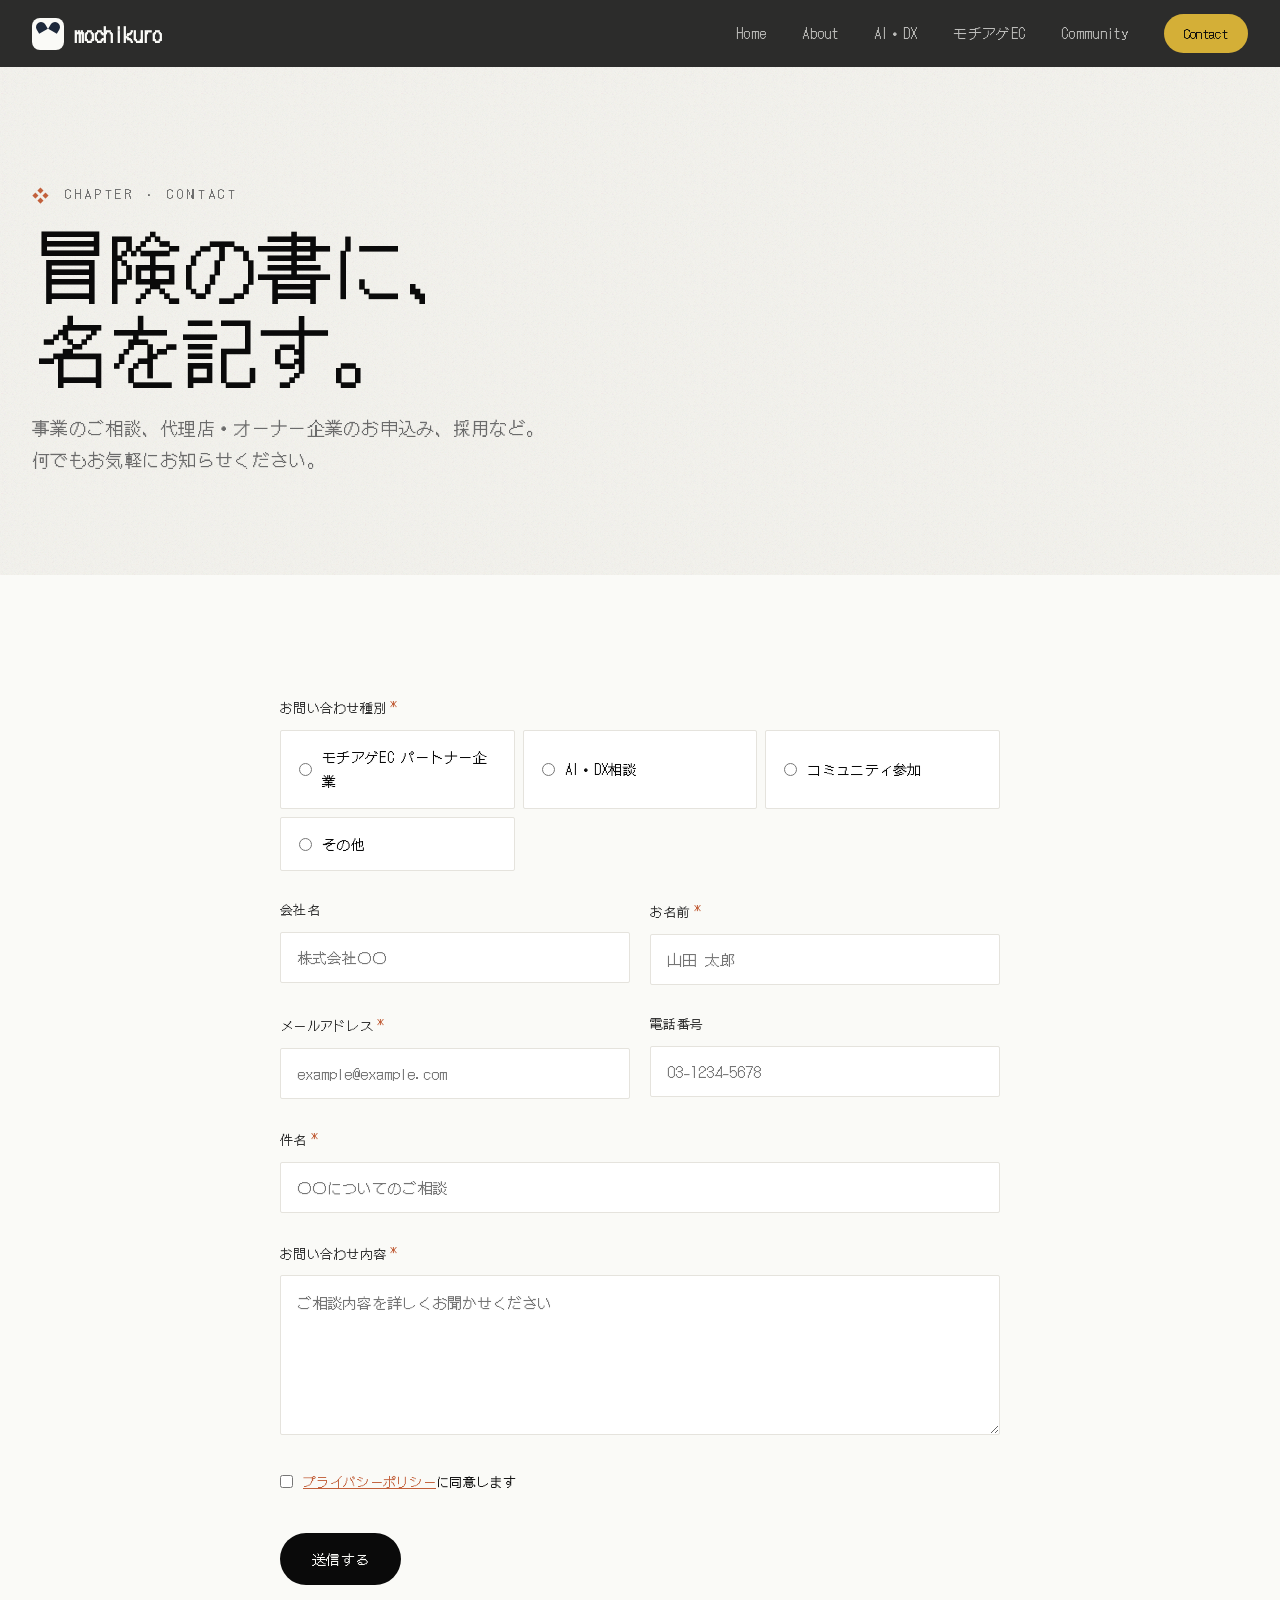
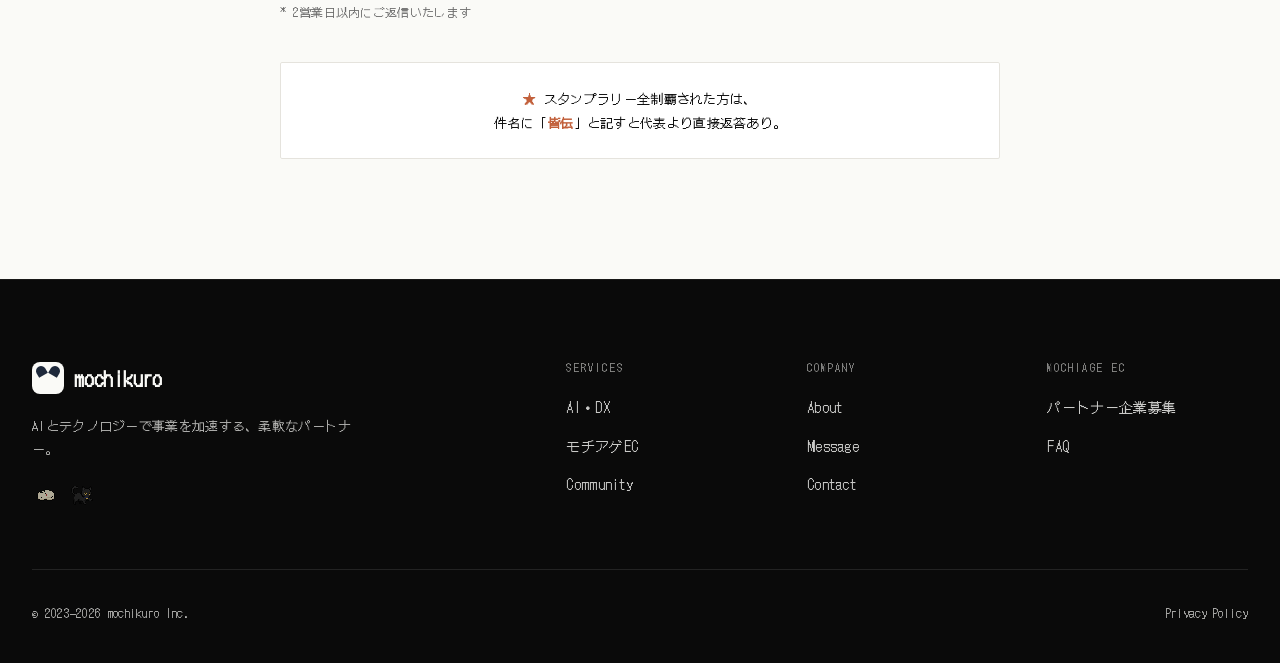
<file: contact.html>
<!DOCTYPE html>
<html lang="ja">
<head>
<meta charset="UTF-8">
<meta name="viewport" content="width=device-width,initial-scale=1">
<title>Contact ｜ 株式会社mochikuro</title>
<meta name="description" content="株式会社mochikuroへのお問い合わせフォーム。">
<link rel="preconnect" href="https://fonts.googleapis.com">
<link rel="preconnect" href="https://fonts.gstatic.com" crossorigin>
<link href="https://fonts.googleapis.com/css2?family=DotGothic16&family=Noto+Sans+JP:wght@400;500;700&display=swap" rel="stylesheet">
<link rel="stylesheet" href="css/style.css">
<link rel="icon" href="data:image/svg+xml,%3Csvg xmlns='http://www.w3.org/2000/svg' viewBox='0 0 32 32' shape-rendering='crispEdges'%3E%3Crect width='32' height='32' rx='4' fill='%230a0a0a'/%3E%3Cg fill='%23f5f0e8'%3E%3Crect x='6' y='4' width='4' height='4'/%3E%3Crect x='22' y='4' width='4' height='4'/%3E%3Crect x='4' y='8' width='24' height='16'/%3E%3Crect x='8' y='24' width='4' height='4'/%3E%3Crect x='20' y='24' width='4' height='4'/%3E%3C/g%3E%3C/svg%3E">
</head>
<body class="page-contact" data-stamp="contact">

<header class="site-header">
  <div class="container">
    <a href="index.html" class="brand"><span class="brand-mark"></span><span>mochikuro</span></a>
    <button class="menu-toggle" aria-label="メニュー"><span></span><span></span><span></span></button>
    <ul class="nav-menu rpg-menu">
      <li><a href="index.html">Home</a></li>
      <li><a href="about.html">About</a></li>
      <li><a href="ai-dx.html">AI・DX</a></li>
      <li><a href="mochiage-ec/index.html">モチアゲEC</a></li>
      <li><a href="community.html">Community</a></li>
      <li><a href="contact.html" class="nav-cta active">Contact</a></li>
    </ul>
  </div>
</header>

<section class="page-hero-v2">
  <div class="container">
    <div class="chapter-head reveal">Chapter · Contact</div>
    <h1 class="reveal d1">冒険の書に、<br>名を記す。</h1>
    <p class="lead reveal d2">
      事業のご相談、代理店・オーナー企業のお申込み、採用など。<br>
      何でもお気軽にお知らせください。
    </p>
  </div>
</section>

<section class="content">
  <div class="container">

    <div class="form-success" id="formSuccess">
      <div style="font-size: 60px; margin-bottom: 20px;">🎊</div>
      <h2 style="font-weight: 500;">送信完了しました</h2>
      <p style="color: var(--c-muted); margin: 20px 0 40px; line-height: 2;">
        お問い合わせありがとうございます。<br>
        2営業日以内にご返信いたします。
      </p>
      <a href="index.html" class="btn btn-primary">ホームへ戻る</a>
    </div>

    <form class="form" id="contactForm" action="https://api.web3forms.com/submit" method="POST" novalidate>
      <input type="hidden" name="access_key" value="60b94cf4-ddc8-4a6d-8881-203e64589f82">
      <input type="hidden" name="subject" value="【mochikuro.com】新しいお問い合わせ">
      <input type="hidden" name="from_name" value="mochikuro.com お問い合わせフォーム">

      <div class="form-group">
        <label class="form-label">お問い合わせ種別<span class="req">*</span></label>
        <div class="form-radio-group">
          <label class="form-radio"><input type="radio" name="type" value="ec-partner" required> モチアゲEC パートナー企業</label>
          <label class="form-radio"><input type="radio" name="type" value="ai-dx" required> AI・DX相談</label>
          <label class="form-radio"><input type="radio" name="type" value="community" required> コミュニティ参加</label>
          <label class="form-radio"><input type="radio" name="type" value="other" required> その他</label>
        </div>
      </div>

      <div class="form-row">
        <div class="form-group">
          <label class="form-label" for="company">会社名</label>
          <input type="text" id="company" name="company" class="form-input" placeholder="株式会社〇〇">
        </div>
        <div class="form-group">
          <label class="form-label" for="name">お名前<span class="req">*</span></label>
          <input type="text" id="name" name="name" class="form-input" required placeholder="山田 太郎">
        </div>
      </div>

      <div class="form-row">
        <div class="form-group">
          <label class="form-label" for="email">メールアドレス<span class="req">*</span></label>
          <input type="email" id="email" name="email" class="form-input" required placeholder="example@example.com">
        </div>
        <div class="form-group">
          <label class="form-label" for="phone">電話番号</label>
          <input type="tel" id="phone" name="phone" class="form-input" placeholder="03-1234-5678">
        </div>
      </div>

      <div class="form-group">
        <label class="form-label" for="subject">件名<span class="req">*</span></label>
        <input type="text" id="subject" name="subject" class="form-input" required placeholder="〇〇についてのご相談">
      </div>

      <div class="form-group">
        <label class="form-label" for="message">お問い合わせ内容<span class="req">*</span></label>
        <textarea id="message" name="message" class="form-textarea" required placeholder="ご相談内容を詳しくお聞かせください"></textarea>
      </div>

      <div style="position: absolute; left: -9999px;">
        <input type="text" name="website" tabindex="-1" autocomplete="off">
      </div>

      <div class="form-group">
        <label style="display: flex; gap: 10px; font-size: 13px; align-items: center;">
          <input type="checkbox" required>
          <span><a href="privacy.html" style="color: var(--c-warm); text-decoration: underline;">プライバシーポリシー</a>に同意します</span>
        </label>
      </div>

      <div class="form-error" id="formError"></div>

      <div class="form-submit">
        <button type="submit" class="btn btn-primary btn-arrow" id="submitBtn">送信する</button>
        <p style="font-size: 12px; color: var(--c-muted); margin-top: 16px;">* 2営業日以内にご返信いたします</p>
      </div>
    </form>

    <div class="reveal pixel-border" style="max-width: 720px; margin: 40px auto 0; text-align: center; font-family: var(--f-pixel); font-size: 13px; line-height: 1.8;">
      <span style="color: var(--c-warm);">★</span> スタンプラリー全制覇された方は、<br>
      件名に「<strong style="color: var(--c-warm);">皆伝</strong>」と記すと代表より直接返答あり。
    </div>
  </div>
</section>

<footer class="site-footer">
  <div class="container">
    <div class="footer-grid">
      <div class="footer-brand">
        <a href="index.html" class="brand"><span class="brand-mark"></span><span>mochikuro</span></a>
        <p>AIとテクノロジーで事業を加速する、柔軟なパートナー。</p>
        <div style="display: flex; gap: 8px; opacity: 0.7;"><img src="assets/images/cat-white.png" alt="" style="width:28px;height:28px;image-rendering:pixelated;"><img src="assets/images/cat-black.png" alt="" style="width:28px;height:28px;image-rendering:pixelated;"></div>
      </div>
      <nav class="footer-nav">
        <div><h4>Services</h4><ul class="rpg-menu"><li><a href="ai-dx.html">AI・DX</a></li><li><a href="mochiage-ec/index.html">モチアゲEC</a></li><li><a href="community.html">Community</a></li></ul></div>
        <div><h4>Company</h4><ul class="rpg-menu"><li><a href="about.html">About</a></li><li><a href="ceo.html">Message</a></li><li><a href="contact.html">Contact</a></li></ul></div>
        <div><h4>Mochiage EC</h4><ul class="rpg-menu"><li><a href="mochiage-ec/for-owners.html">パートナー企業募集</a></li><li><a href="mochiage-ec/faq.html">FAQ</a></li></ul></div>
      </nav>
    </div>
    <div class="footer-bottom"><div>© 2023–2026 mochikuro Inc.</div><div><a href="privacy.html">Privacy Policy</a></div></div>
  </div>
</footer>

<script src="js/main.js"></script>
<script>
(function(){
  const params = new URLSearchParams(window.location.search);
  const type = params.get('type');
  if (type) {
    const radio = document.querySelector(`input[name="type"][value="${type}"]`);
    if (radio) radio.checked = true;
  }
})();

document.getElementById('contactForm').addEventListener('submit', async function(e) {
  e.preventDefault();
  const form = this;
  const errorEl = document.getElementById('formError');
  const btn = document.getElementById('submitBtn');
  errorEl.classList.remove('show');

  // ===== バリデーション =====
  const errors = [];

  // 種別
  if (!form.querySelector('input[name="type"]:checked')) {
    errors.push('お問い合わせ種別を選択してください');
  }
  // 名前
  if (!document.getElementById('name').value.trim()) {
    errors.push('お名前を入力してください');
  }
  // メール
  const email = document.getElementById('email').value.trim();
  if (!email) {
    errors.push('メールアドレスを入力してください');
  } else if (!/^[^\s@]+@[^\s@]+\.[^\s@]+$/.test(email)) {
    errors.push('メールアドレスの形式が正しくありません');
  }
  // 件名
  if (!document.getElementById('subject').value.trim()) {
    errors.push('件名を入力してください');
  }
  // 内容
  if (!document.getElementById('message').value.trim()) {
    errors.push('お問い合わせ内容を入力してください');
  }
  // プライバシーポリシー同意
  const checkbox = form.querySelector('input[type="checkbox"]');
  if (!checkbox || !checkbox.checked) {
    errors.push('プライバシーポリシーへの同意が必要です');
  }

  if (errors.length > 0) {
    errorEl.textContent = '⚠️ ' + errors.join(' / ');
    errorEl.classList.add('show');
    return;
  }

  // ===== 送信 =====
  btn.disabled = true;
  btn.textContent = '送信中…';
  const formData = new FormData(form);
  try {
    const res = await fetch(form.action, { method: 'POST', body: formData, headers: { 'Accept': 'application/json' } });
    if (!res.ok) {
      const data = await res.json().catch(() => ({}));
      throw new Error(data.message || '送信に失敗しました');
    }
    form.style.display = 'none';
    document.getElementById('formSuccess').classList.add('show');
    window.scrollTo({ top: 0, behavior: 'smooth' });
  } catch (err) {
    errorEl.textContent = '⚠️ ' + err.message;
    errorEl.classList.add('show');
    btn.disabled = false;
    btn.textContent = '送信する';
  }
});
</script>
</body>
</html>
</file>
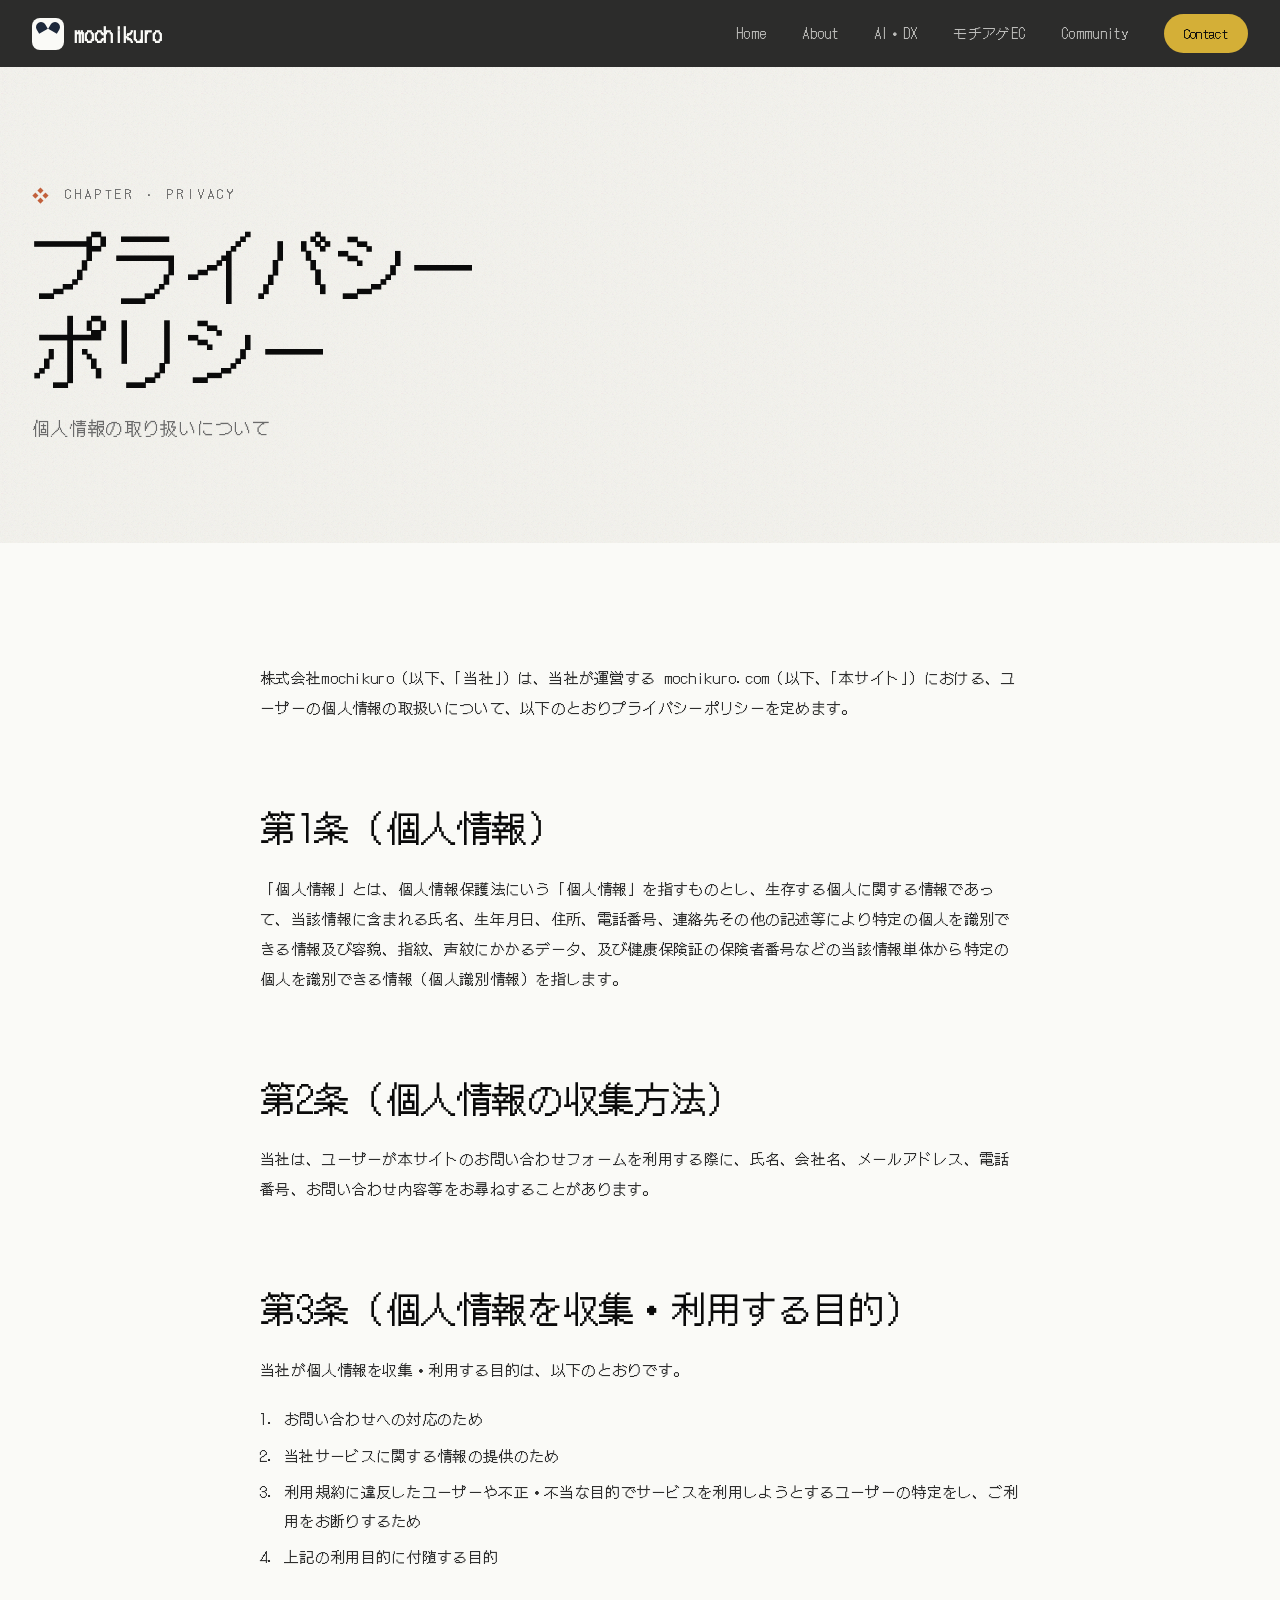
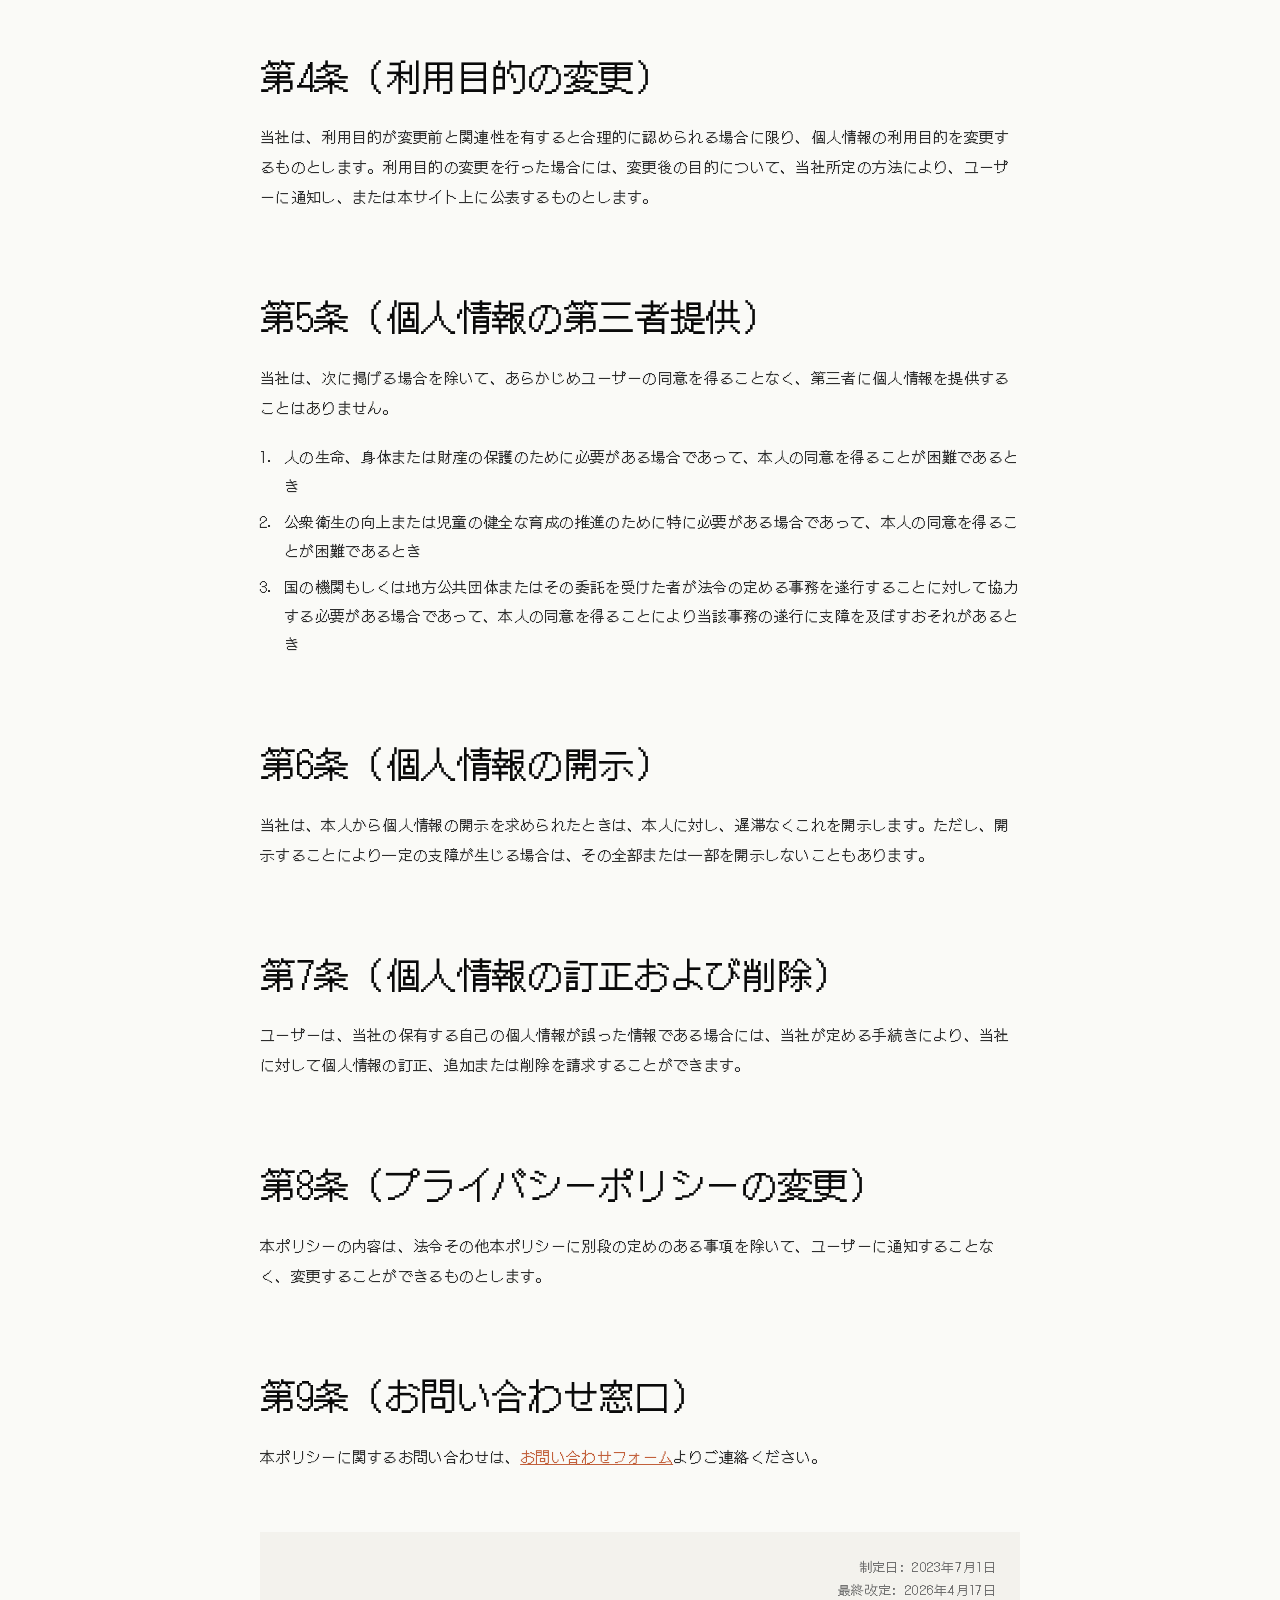
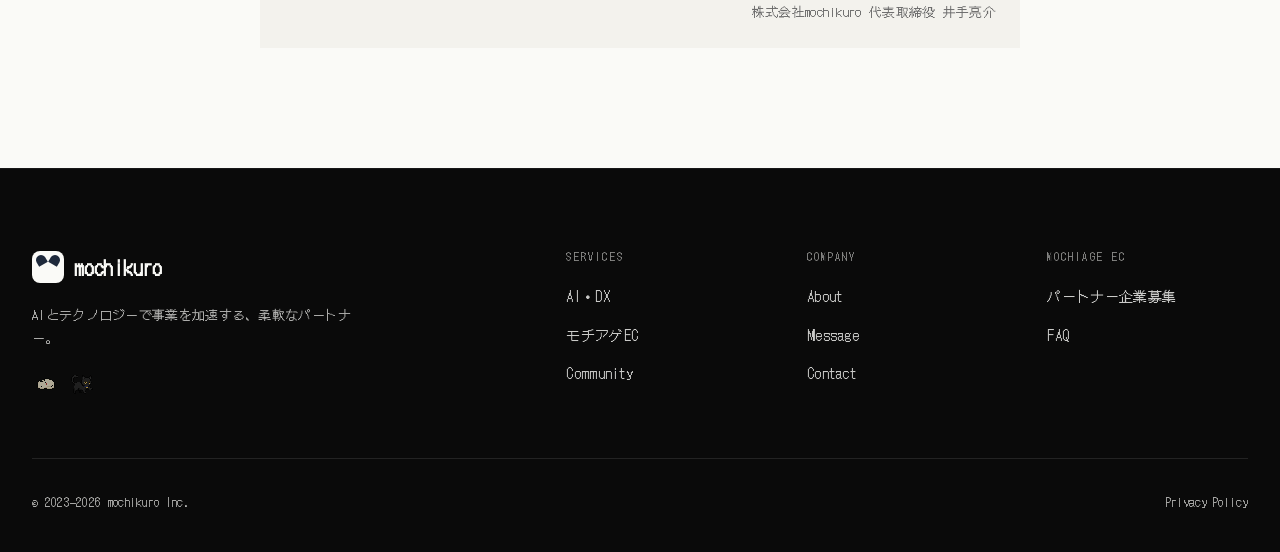
<file: privacy.html>
<!DOCTYPE html>
<html lang="ja">
<head>
<meta charset="UTF-8">
<meta name="viewport" content="width=device-width,initial-scale=1">
<title>Privacy Policy ｜ 株式会社mochikuro</title>
<meta name="description" content="株式会社mochikuroのプライバシーポリシー。">
<link rel="preconnect" href="https://fonts.googleapis.com">
<link rel="preconnect" href="https://fonts.gstatic.com" crossorigin>
<link href="https://fonts.googleapis.com/css2?family=DotGothic16&family=Noto+Sans+JP:wght@400;500;700&display=swap" rel="stylesheet">
<link rel="stylesheet" href="css/style.css">
<link rel="icon" href="data:image/svg+xml,%3Csvg xmlns='http://www.w3.org/2000/svg' viewBox='0 0 32 32' shape-rendering='crispEdges'%3E%3Crect width='32' height='32' rx='4' fill='%230a0a0a'/%3E%3Cg fill='%23f5f0e8'%3E%3Crect x='6' y='4' width='4' height='4'/%3E%3Crect x='22' y='4' width='4' height='4'/%3E%3Crect x='4' y='8' width='24' height='16'/%3E%3Crect x='8' y='24' width='4' height='4'/%3E%3Crect x='20' y='24' width='4' height='4'/%3E%3C/g%3E%3C/svg%3E">
</head>
<body class="page-privacy">

<header class="site-header">
  <div class="container">
    <a href="index.html" class="brand"><span class="brand-mark"></span><span>mochikuro</span></a>
    <button class="menu-toggle" aria-label="メニュー"><span></span><span></span><span></span></button>
    <ul class="nav-menu rpg-menu">
      <li><a href="index.html">Home</a></li>
      <li><a href="about.html">About</a></li>
      <li><a href="ai-dx.html">AI・DX</a></li>
      <li><a href="mochiage-ec/index.html">モチアゲEC</a></li>
      <li><a href="community.html">Community</a></li>
      <li><a href="contact.html" class="nav-cta">Contact</a></li>
    </ul>
  </div>
</header>

<section class="page-hero-v2">
  <div class="container">
    <div class="chapter-head reveal">Chapter · Privacy</div>
    <h1 class="reveal d1">プライバシー<br>ポリシー</h1>
    <p class="lead reveal d2">個人情報の取り扱いについて</p>
  </div>
</section>

<section class="content">
  <div class="container">
    <div class="content-narrow">
      <p class="reveal">
        株式会社mochikuro（以下、「当社」）は、当社が運営する mochikuro.com（以下、「本サイト」）における、ユーザーの個人情報の取扱いについて、以下のとおりプライバシーポリシーを定めます。
      </p>

      <h2 class="reveal">第1条（個人情報）</h2>
      <p class="reveal">「個人情報」とは、個人情報保護法にいう「個人情報」を指すものとし、生存する個人に関する情報であって、当該情報に含まれる氏名、生年月日、住所、電話番号、連絡先その他の記述等により特定の個人を識別できる情報及び容貌、指紋、声紋にかかるデータ、及び健康保険証の保険者番号などの当該情報単体から特定の個人を識別できる情報（個人識別情報）を指します。</p>

      <h2 class="reveal">第2条（個人情報の収集方法）</h2>
      <p class="reveal">当社は、ユーザーが本サイトのお問い合わせフォームを利用する際に、氏名、会社名、メールアドレス、電話番号、お問い合わせ内容等をお尋ねすることがあります。</p>

      <h2 class="reveal">第3条（個人情報を収集・利用する目的）</h2>
      <p class="reveal">当社が個人情報を収集・利用する目的は、以下のとおりです。</p>
      <ol class="reveal">
        <li>お問い合わせへの対応のため</li>
        <li>当社サービスに関する情報の提供のため</li>
        <li>利用規約に違反したユーザーや不正・不当な目的でサービスを利用しようとするユーザーの特定をし、ご利用をお断りするため</li>
        <li>上記の利用目的に付随する目的</li>
      </ol>

      <h2 class="reveal">第4条（利用目的の変更）</h2>
      <p class="reveal">当社は、利用目的が変更前と関連性を有すると合理的に認められる場合に限り、個人情報の利用目的を変更するものとします。利用目的の変更を行った場合には、変更後の目的について、当社所定の方法により、ユーザーに通知し、または本サイト上に公表するものとします。</p>

      <h2 class="reveal">第5条（個人情報の第三者提供）</h2>
      <p class="reveal">当社は、次に掲げる場合を除いて、あらかじめユーザーの同意を得ることなく、第三者に個人情報を提供することはありません。</p>
      <ol class="reveal">
        <li>人の生命、身体または財産の保護のために必要がある場合であって、本人の同意を得ることが困難であるとき</li>
        <li>公衆衛生の向上または児童の健全な育成の推進のために特に必要がある場合であって、本人の同意を得ることが困難であるとき</li>
        <li>国の機関もしくは地方公共団体またはその委託を受けた者が法令の定める事務を遂行することに対して協力する必要がある場合であって、本人の同意を得ることにより当該事務の遂行に支障を及ぼすおそれがあるとき</li>
      </ol>

      <h2 class="reveal">第6条（個人情報の開示）</h2>
      <p class="reveal">当社は、本人から個人情報の開示を求められたときは、本人に対し、遅滞なくこれを開示します。ただし、開示することにより一定の支障が生じる場合は、その全部または一部を開示しないこともあります。</p>

      <h2 class="reveal">第7条（個人情報の訂正および削除）</h2>
      <p class="reveal">ユーザーは、当社の保有する自己の個人情報が誤った情報である場合には、当社が定める手続きにより、当社に対して個人情報の訂正、追加または削除を請求することができます。</p>

      <h2 class="reveal">第8条（プライバシーポリシーの変更）</h2>
      <p class="reveal">本ポリシーの内容は、法令その他本ポリシーに別段の定めのある事項を除いて、ユーザーに通知することなく、変更することができるものとします。</p>

      <h2 class="reveal">第9条（お問い合わせ窓口）</h2>
      <p class="reveal">本ポリシーに関するお問い合わせは、<a href="contact.html" style="color: var(--c-warm); text-decoration: underline;">お問い合わせフォーム</a>よりご連絡ください。</p>

      <div class="reveal" style="margin-top: 60px; padding: 24px; background: var(--c-bg-soft); text-align: right; font-size: 13px; color: var(--c-muted);">
        制定日: 2023年7月1日<br>
        最終改定: 2026年4月17日<br>
        株式会社mochikuro 代表取締役 井手亮介
      </div>
    </div>
  </div>
</section>

<footer class="site-footer">
  <div class="container">
    <div class="footer-grid">
      <div class="footer-brand">
        <a href="index.html" class="brand"><span class="brand-mark"></span><span>mochikuro</span></a>
        <p>AIとテクノロジーで事業を加速する、柔軟なパートナー。</p>
        <div style="display: flex; gap: 8px; opacity: 0.7;"><img src="assets/images/cat-white.png" alt="" style="width:28px;height:28px;image-rendering:pixelated;"><img src="assets/images/cat-black.png" alt="" style="width:28px;height:28px;image-rendering:pixelated;"></div>
      </div>
      <nav class="footer-nav">
        <div><h4>Services</h4><ul class="rpg-menu"><li><a href="ai-dx.html">AI・DX</a></li><li><a href="mochiage-ec/index.html">モチアゲEC</a></li><li><a href="community.html">Community</a></li></ul></div>
        <div><h4>Company</h4><ul class="rpg-menu"><li><a href="about.html">About</a></li><li><a href="ceo.html">Message</a></li><li><a href="contact.html">Contact</a></li></ul></div>
        <div><h4>Mochiage EC</h4><ul class="rpg-menu"><li><a href="mochiage-ec/for-owners.html">パートナー企業募集</a></li><li><a href="mochiage-ec/faq.html">FAQ</a></li></ul></div>
      </nav>
    </div>
    <div class="footer-bottom"><div>© 2023–2026 mochikuro Inc.</div><div><a href="privacy.html">Privacy Policy</a></div></div>
  </div>
</footer>

<script src="js/main.js"></script>
</body>
</html>
</file>
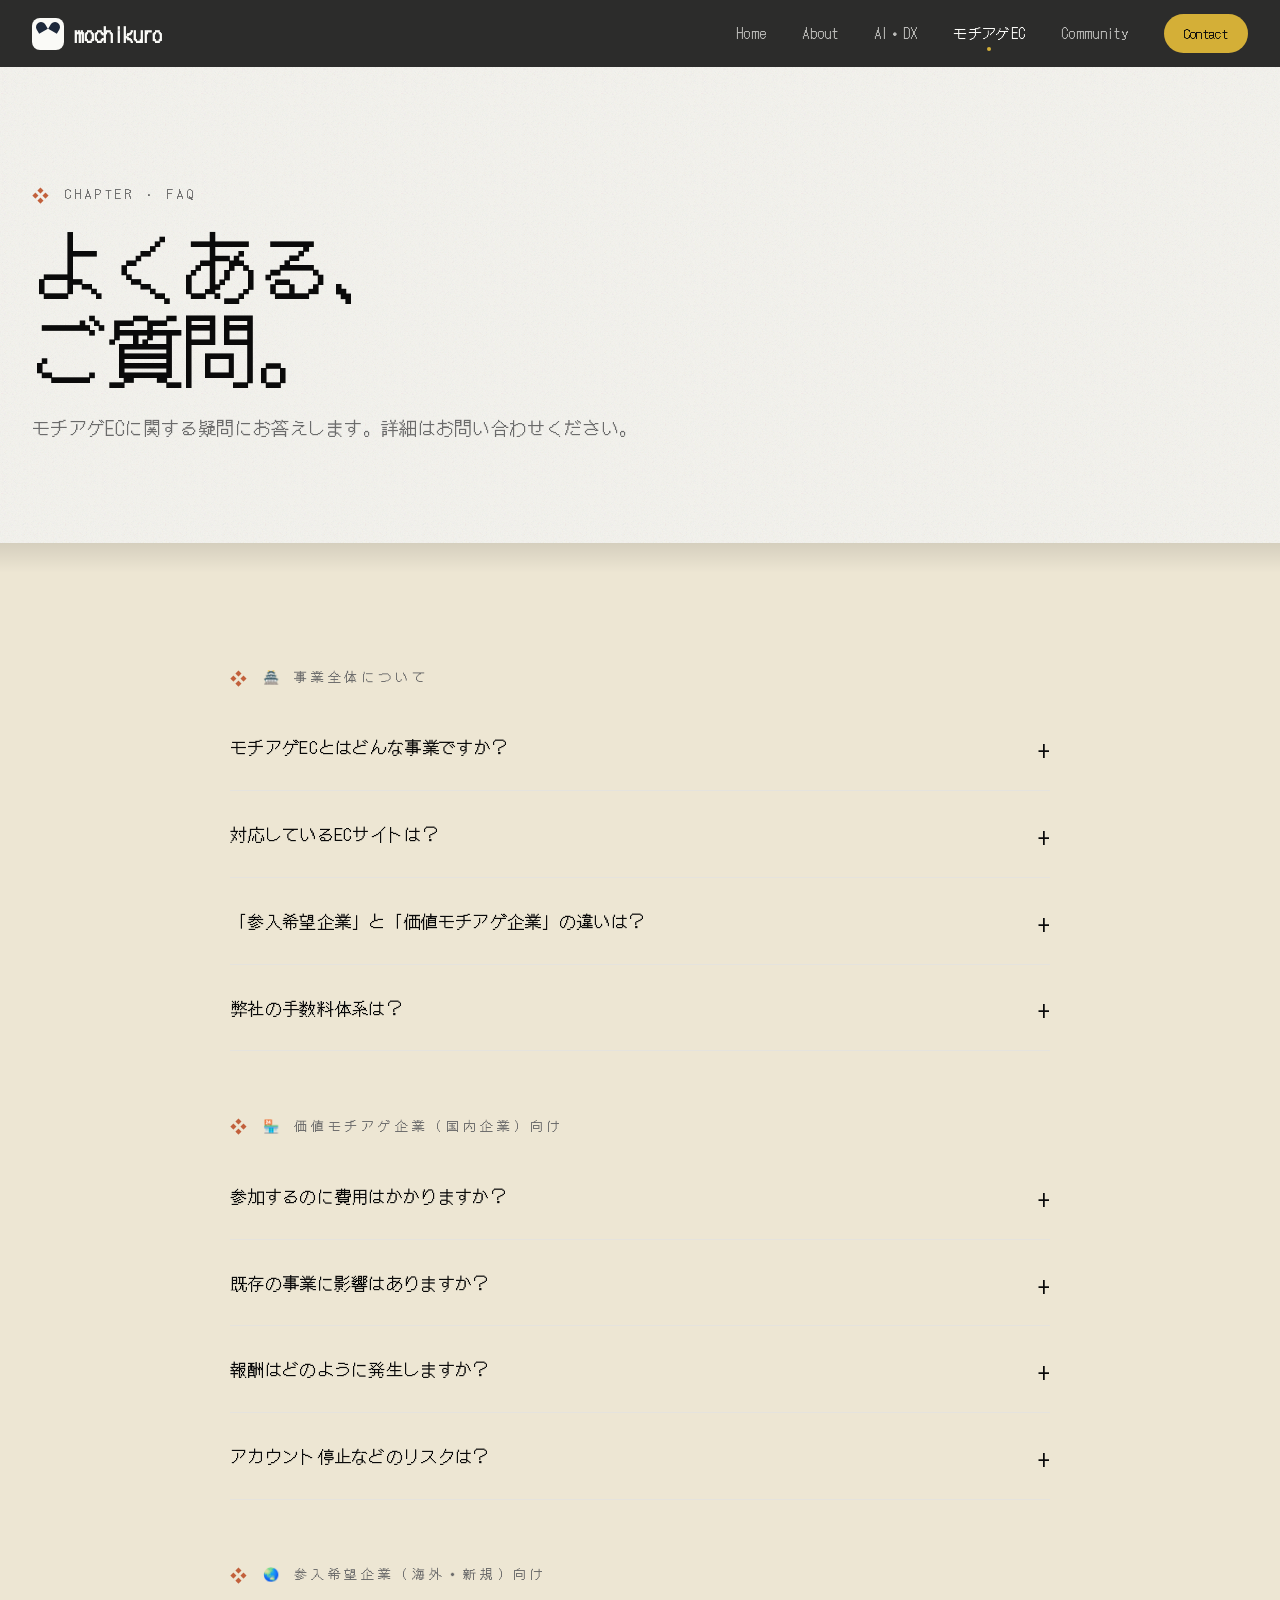
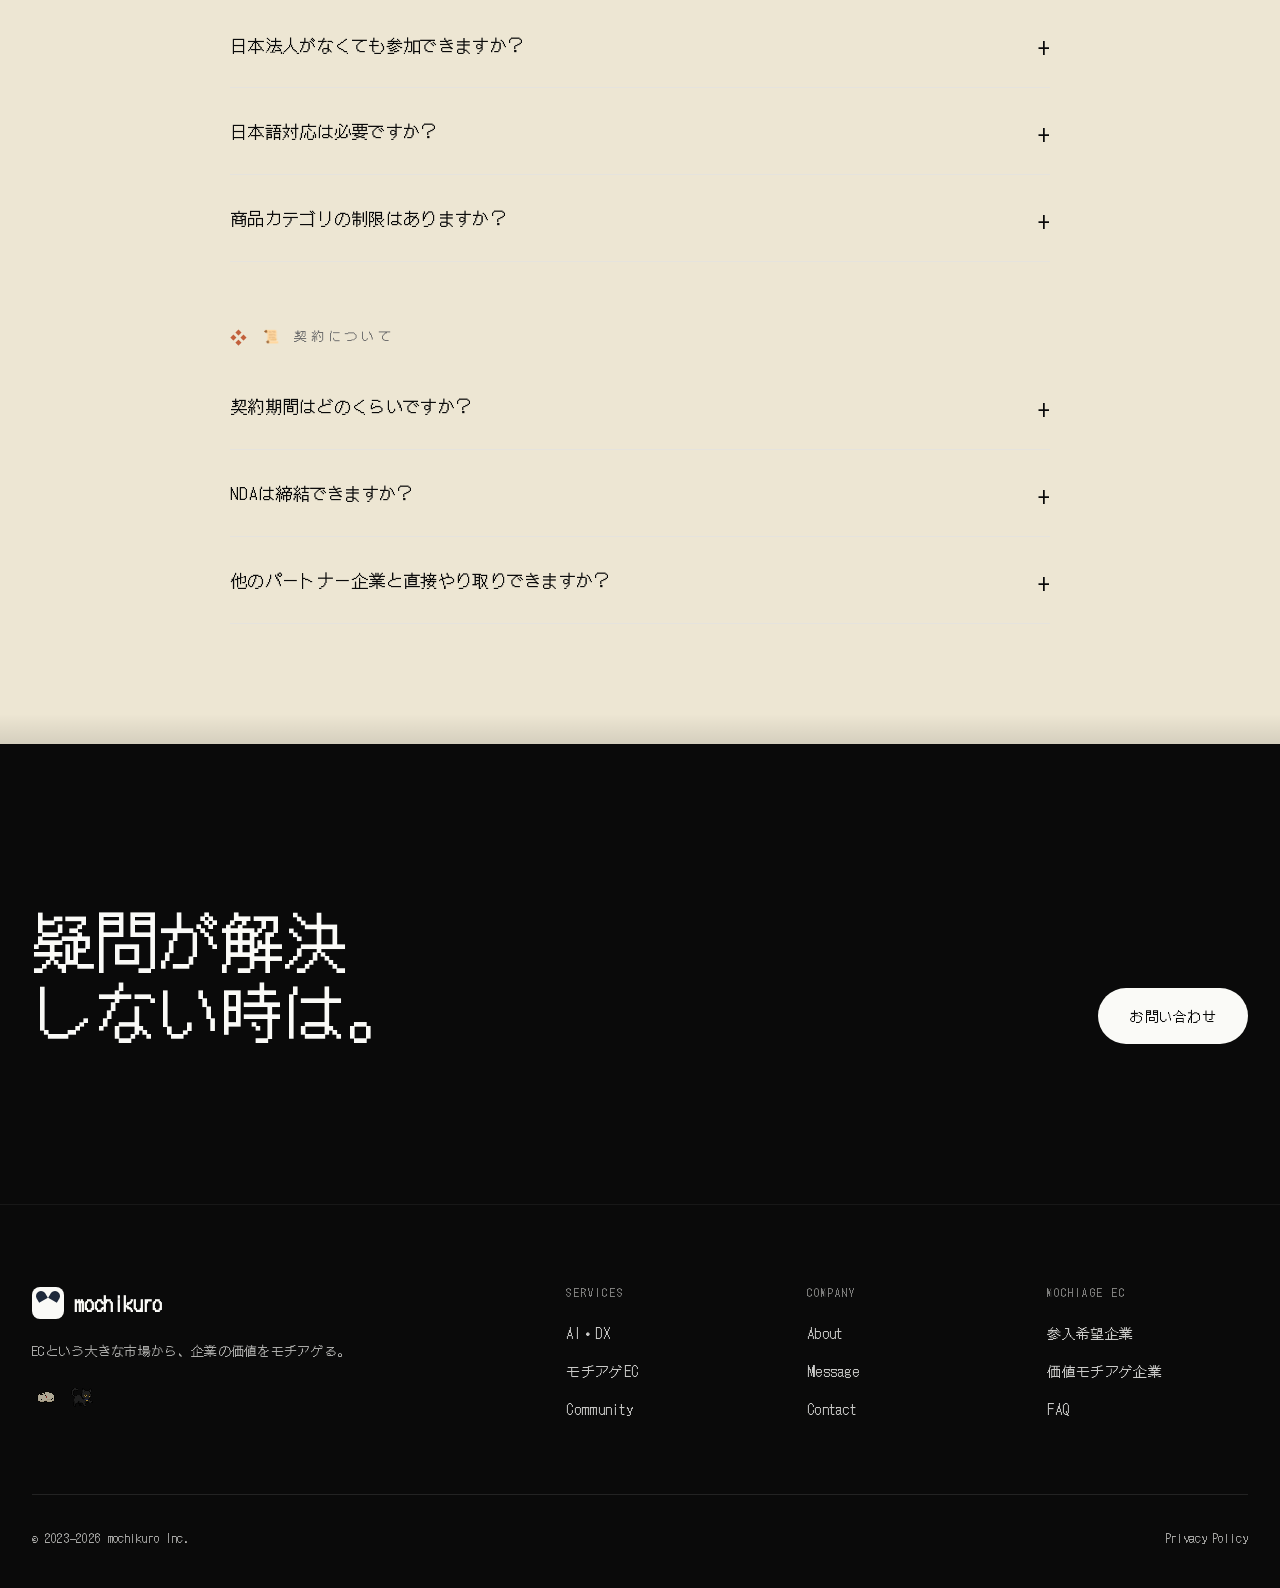
<file: mochiage-ec/faq.html>
<!DOCTYPE html>
<html lang="ja">
<head>
<meta charset="UTF-8">
<meta name="viewport" content="width=device-width,initial-scale=1">
<title>FAQ ｜ モチアゲEC ｜ 株式会社mochikuro</title>
<meta name="description" content="モチアゲECに関するよくあるご質問。">
<link rel="preconnect" href="https://fonts.googleapis.com">
<link rel="preconnect" href="https://fonts.gstatic.com" crossorigin>
<link href="https://fonts.googleapis.com/css2?family=DotGothic16&family=Noto+Sans+JP:wght@400;500;700&display=swap" rel="stylesheet">
<link rel="stylesheet" href="../css/style.css">
<link rel="icon" href="data:image/svg+xml,%3Csvg xmlns='http://www.w3.org/2000/svg' viewBox='0 0 32 32' shape-rendering='crispEdges'%3E%3Crect width='32' height='32' rx='4' fill='%230a0a0a'/%3E%3Cg fill='%23f5f0e8'%3E%3Crect x='6' y='4' width='4' height='4'/%3E%3Crect x='22' y='4' width='4' height='4'/%3E%3Crect x='4' y='8' width='24' height='16'/%3E%3C/g%3E%3C/svg%3E">
</head>
<body class="page-faq">

<header class="site-header">
  <div class="container">
    <a href="../index.html" class="brand"><span class="brand-mark"></span><span>mochikuro</span></a>
    <button class="menu-toggle" aria-label="メニュー"><span></span><span></span><span></span></button>
    <ul class="nav-menu rpg-menu">
      <li><a href="../index.html">Home</a></li>
      <li><a href="../about.html">About</a></li>
      <li><a href="../ai-dx.html">AI・DX</a></li>
      <li><a href="index.html" class="active">モチアゲEC</a></li>
      <li><a href="../community.html">Community</a></li>
      <li><a href="../contact.html" class="nav-cta">Contact</a></li>
    </ul>
  </div>
</header>

<section class="page-hero-v2">
  <div class="container">
    <div class="chapter-head reveal">Chapter · FAQ</div>
    <h1 class="reveal d1">よくある、<br>ご質問。</h1>
    <p class="lead reveal d2">モチアゲECに関する疑問にお答えします。詳細はお問い合わせください。</p>
  </div>
</section>

<section class="scroll-section">
  <div class="container">
    <div class="faq-list">

      <div class="chapter-head reveal">🏯 事業全体について</div>
      <details class="faq-item reveal">
        <summary class="faq-q">モチアゲECとはどんな事業ですか？</summary>
        <div class="faq-a">日本のEC市場に参入したい企業と、自社の価値を上げて新たな挑戦の可能性を生み出したい国内企業をマッチングし、弊社mochikuroが共同EC運営事業として運営・管理を主導する事業です。</div>
      </details>
      <details class="faq-item reveal">
        <summary class="faq-q">対応しているECサイトは？</summary>
        <div class="faq-a">主要ECモール（楽天市場、Yahoo!ショッピング、メルカリShops）を中心に展開しています。今後、対応サイトは順次拡大予定です。</div>
      </details>
      <details class="faq-item reveal">
        <summary class="faq-q">「参入希望企業」と「価値モチアゲ企業」の違いは？</summary>
        <div class="faq-a">参入希望企業は、日本のEC市場に新たに入りたい海外ブランドや新規事業者。価値モチアゲ企業は、既存のアセット（法人・信用・ブランド等）を活用して、新たな収益源と挑戦の原資を生み出したい国内企業です。この両者をつなぐのがmochikuroの役割です。</div>
      </details>
      <details class="faq-item reveal">
        <summary class="faq-q">弊社の手数料体系は？</summary>
        <div class="faq-a">共同運営事業の売上に応じた手数料をいただいております。具体的な料率・条件はお問い合わせいただいた後に詳細をご案内します。</div>
      </details>

      <div class="chapter-head reveal" style="margin-top: 60px;">🏪 価値モチアゲ企業（国内企業）向け</div>
      <details class="faq-item reveal">
        <summary class="faq-q">参加するのに費用はかかりますか？</summary>
        <div class="faq-a">出店費用・月額運営費用・商品仕入れ費用などの初期負担は原則ありません。運営実務は弊社および提携先が担います。</div>
      </details>
      <details class="faq-item reveal">
        <summary class="faq-q">既存の事業に影響はありますか？</summary>
        <div class="faq-a">共同運営事業は独立した新規事業として構築するため、既存事業の運営を止める必要はありません。並走する形で収益の新しい柱を作ります。</div>
      </details>
      <details class="faq-item reveal">
        <summary class="faq-q">報酬はどのように発生しますか？</summary>
        <div class="faq-a">共同運営事業の売上に基づき、契約で定めた条件で毎月お支払いします。下限保証の仕組みもあり、安定した収益設計が可能です。詳細条件は個別に提示します。</div>
      </details>
      <details class="faq-item reveal">
        <summary class="faq-q">アカウント停止などのリスクは？</summary>
        <div class="faq-a">一定期間の下限保証は弊社が負担し、別法人名義での再開設支援も行います。また知的財産トラブルは提携弁護士が費用全額負担で対応します。</div>
      </details>

      <div class="chapter-head reveal" style="margin-top: 60px;">🌏 参入希望企業（海外・新規）向け</div>
      <details class="faq-item reveal">
        <summary class="faq-q">日本法人がなくても参加できますか？</summary>
        <div class="faq-a">可能です。国内パートナー企業の法人格を活用した共同運営モデルにより、日本法人なしでの市場アクセスを実現します。</div>
      </details>
      <details class="faq-item reveal">
        <summary class="faq-q">日本語対応は必要ですか？</summary>
        <div class="faq-a">EC運営実務（出品・受注・配送・CS）は日本の提携先が担うため、日本語対応は必須ではありません。商品情報等のやりとりは英語でも可能です。</div>
      </details>
      <details class="faq-item reveal">
        <summary class="faq-q">商品カテゴリの制限はありますか？</summary>
        <div class="faq-a">各ECモールの規約に準拠する必要があります。規制対象商品や薬機法関連などは個別にご相談ください。</div>
      </details>

      <div class="chapter-head reveal" style="margin-top: 60px;">📜 契約について</div>
      <details class="faq-item reveal">
        <summary class="faq-q">契約期間はどのくらいですか？</summary>
        <div class="faq-a">共同運営事業の性質上、中長期の契約を前提としています。具体的な期間は個別にご提示します。</div>
      </details>
      <details class="faq-item reveal">
        <summary class="faq-q">NDAは締結できますか？</summary>
        <div class="faq-a">お問い合わせをいただいた後、最初のステップとしてNDAを締結し、以降の詳細ご説明に入ります。</div>
      </details>
      <details class="faq-item reveal">
        <summary class="faq-q">他のパートナー企業と直接やり取りできますか？</summary>
        <div class="faq-a">参加企業間の直接やり取りは契約上制限されています。すべての連絡は弊社mochikuroを通してお願いいたします。</div>
      </details>

    </div>
  </div>
</section>

<section class="cta">
  <div class="container">
    <div class="cta-grid">
      <h2 class="reveal">疑問が解決<br>しない時は。</h2>
      <div class="cta-buttons reveal d1">
        <a href="../contact.html" class="btn btn-primary btn-arrow">お問い合わせ</a>
      </div>
    </div>
  </div>
</section>

<footer class="site-footer">
  <div class="container">
    <div class="footer-grid">
      <div class="footer-brand">
        <a href="../index.html" class="brand"><span class="brand-mark"></span><span>mochikuro</span></a>
        <p>ECという大きな市場から、企業の価値をモチアゲる。</p>
        <div style="display: flex; gap: 8px; opacity: 0.7;"><img src="../assets/images/cat-white.png" alt="" style="width:28px;height:28px;image-rendering:pixelated;"><img src="../assets/images/cat-black.png" alt="" style="width:28px;height:28px;image-rendering:pixelated;"></div>
      </div>
      <nav class="footer-nav">
        <div><h4>Services</h4><ul class="rpg-menu"><li><a href="../ai-dx.html">AI・DX</a></li><li><a href="index.html">モチアゲEC</a></li><li><a href="../community.html">Community</a></li></ul></div>
        <div><h4>Company</h4><ul class="rpg-menu"><li><a href="../about.html">About</a></li><li><a href="../ceo.html">Message</a></li><li><a href="../contact.html">Contact</a></li></ul></div>
        <div><h4>Mochiage EC</h4><ul class="rpg-menu"><li><a href="for-agencies.html">参入希望企業</a></li><li><a href="for-owners.html">価値モチアゲ企業</a></li><li><a href="faq.html">FAQ</a></li></ul></div>
      </nav>
    </div>
    <div class="footer-bottom"><div>© 2023–2026 mochikuro Inc.</div><div><a href="../privacy.html">Privacy Policy</a></div></div>
  </div>
</footer>

<script src="../js/main.js"></script>
</body>
</html>
</file>
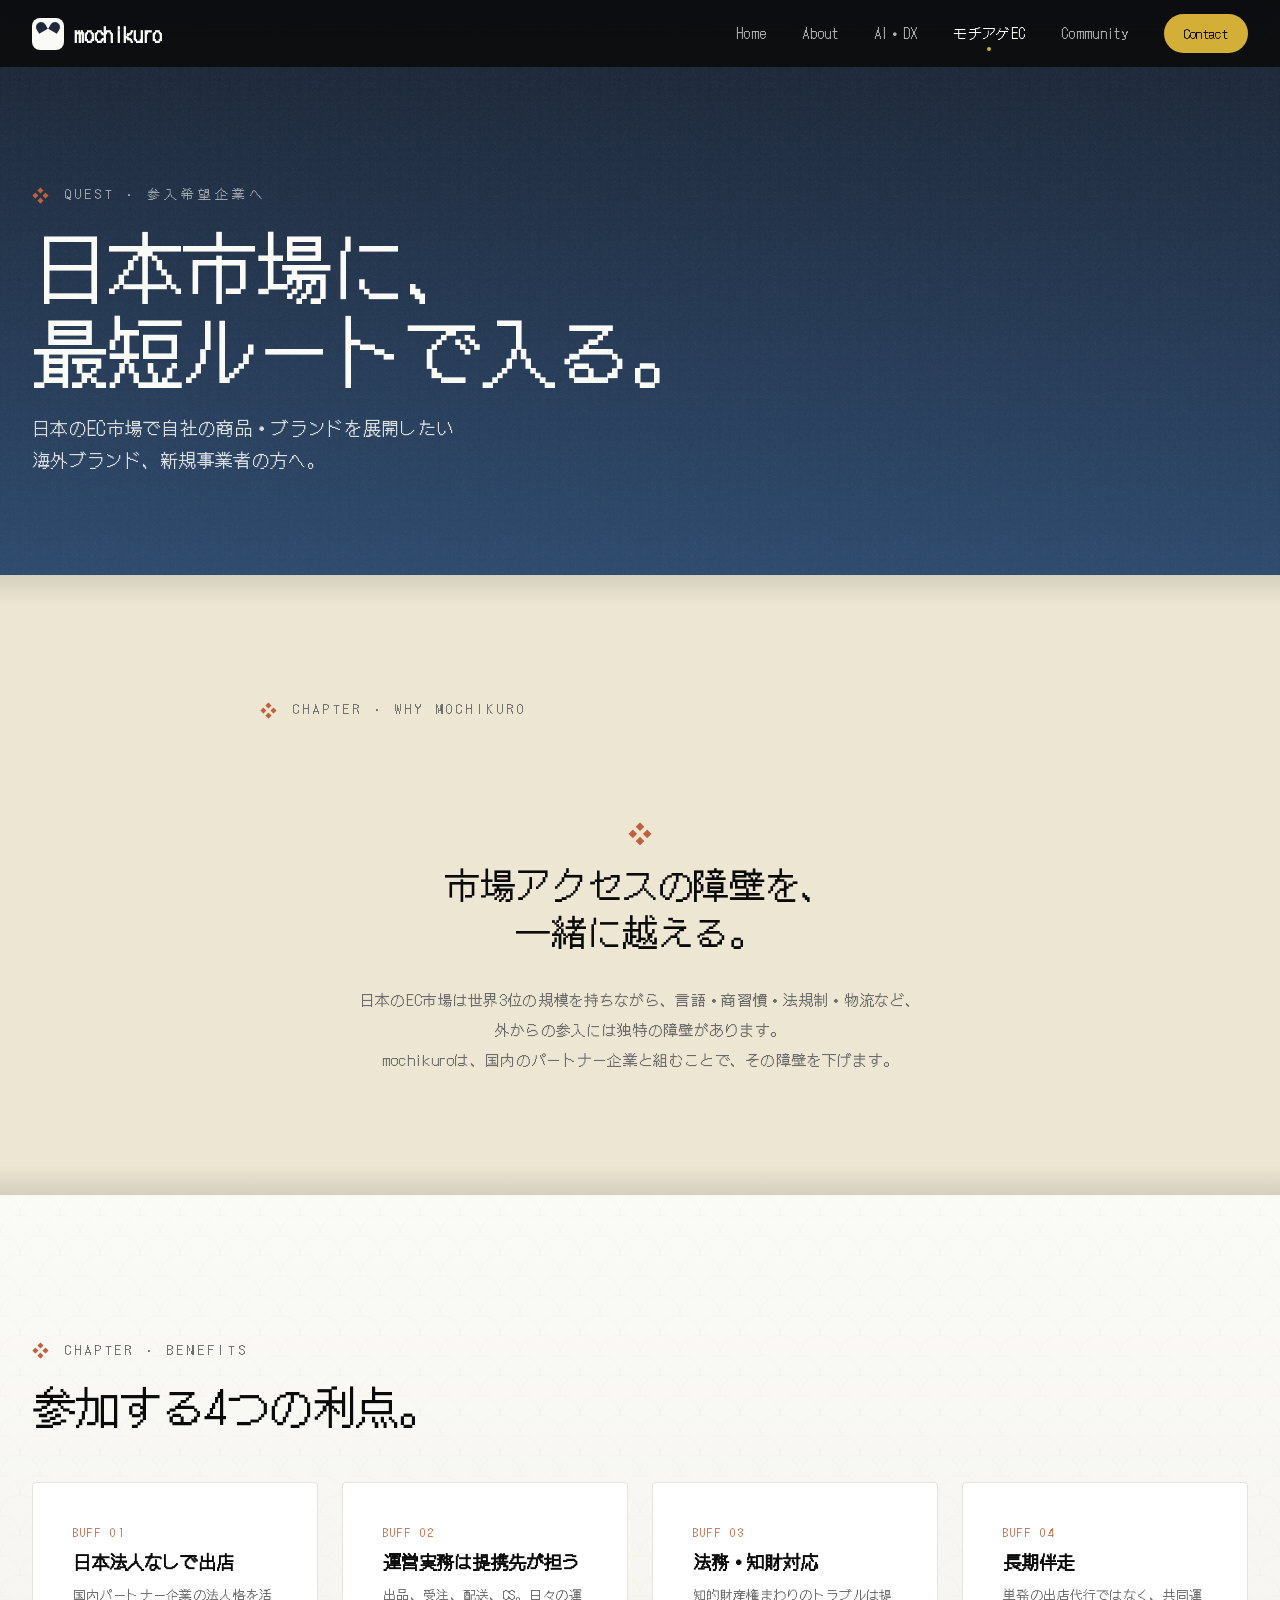
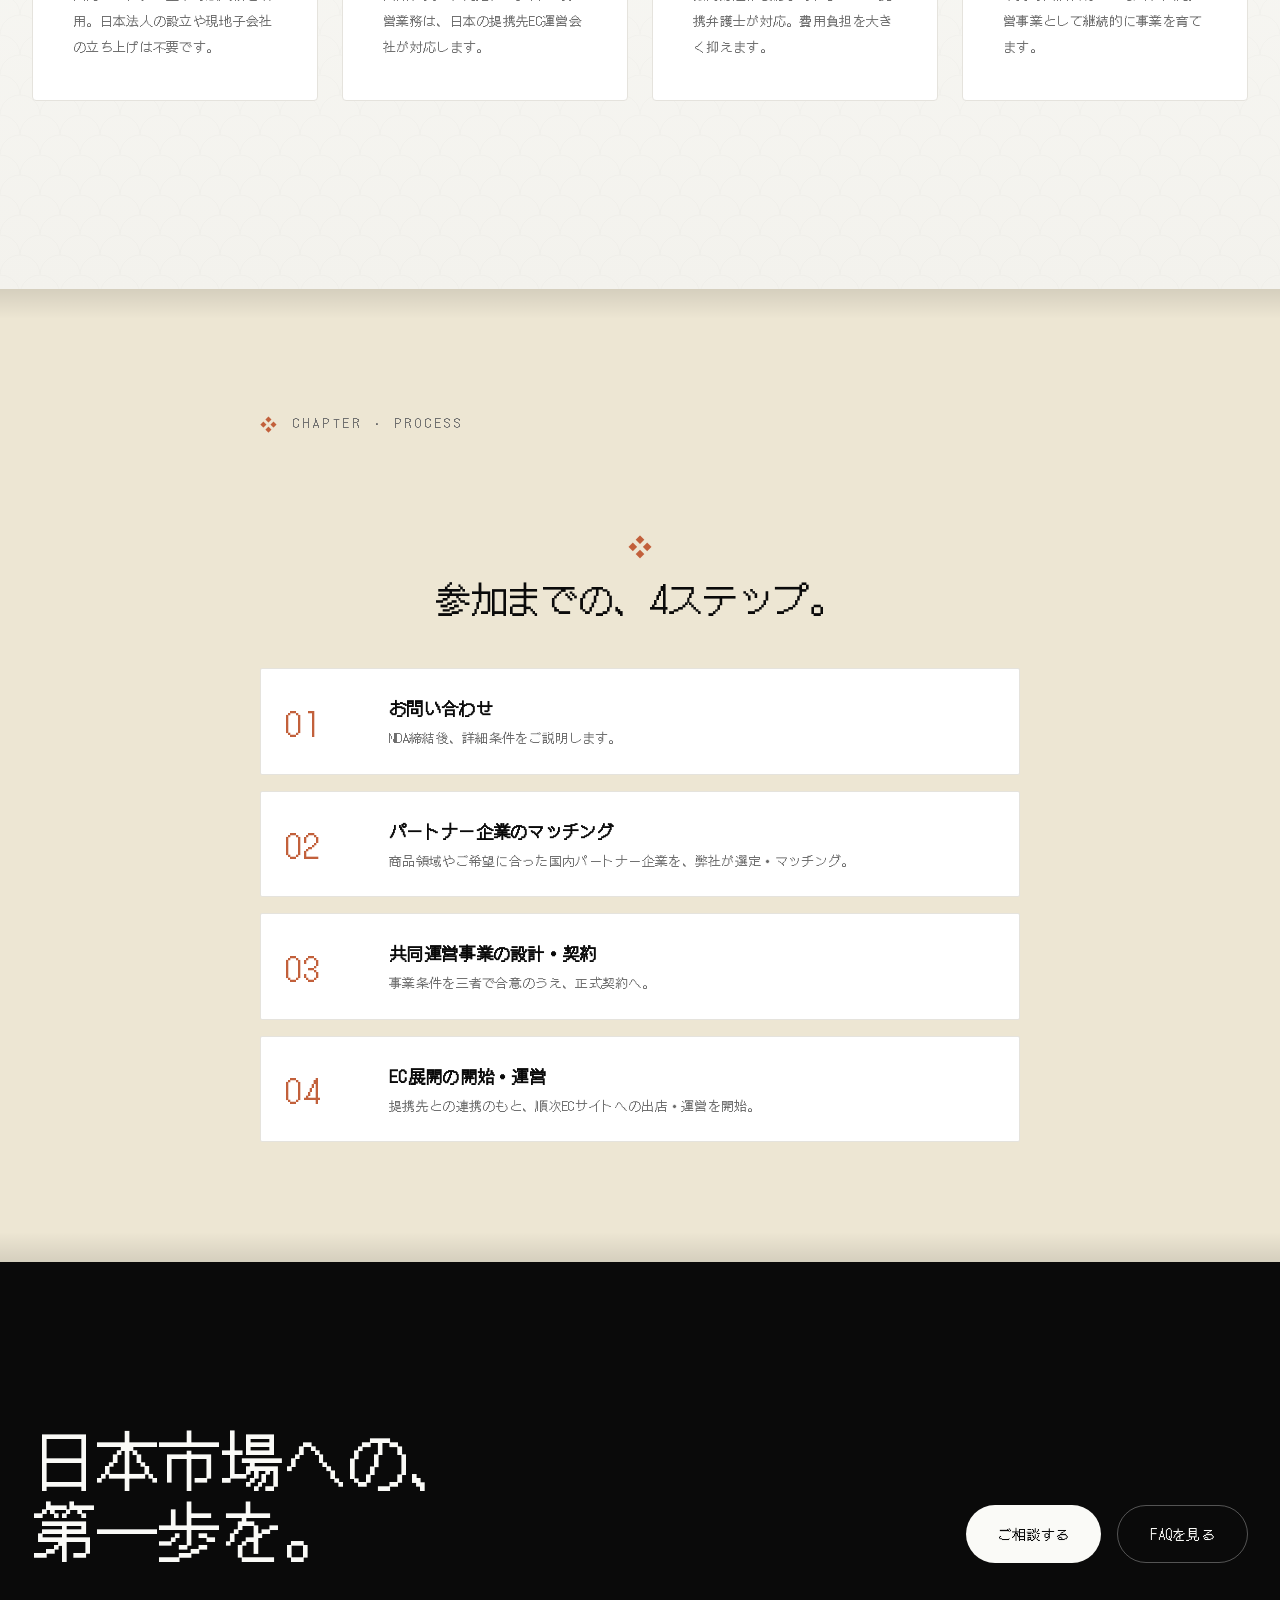
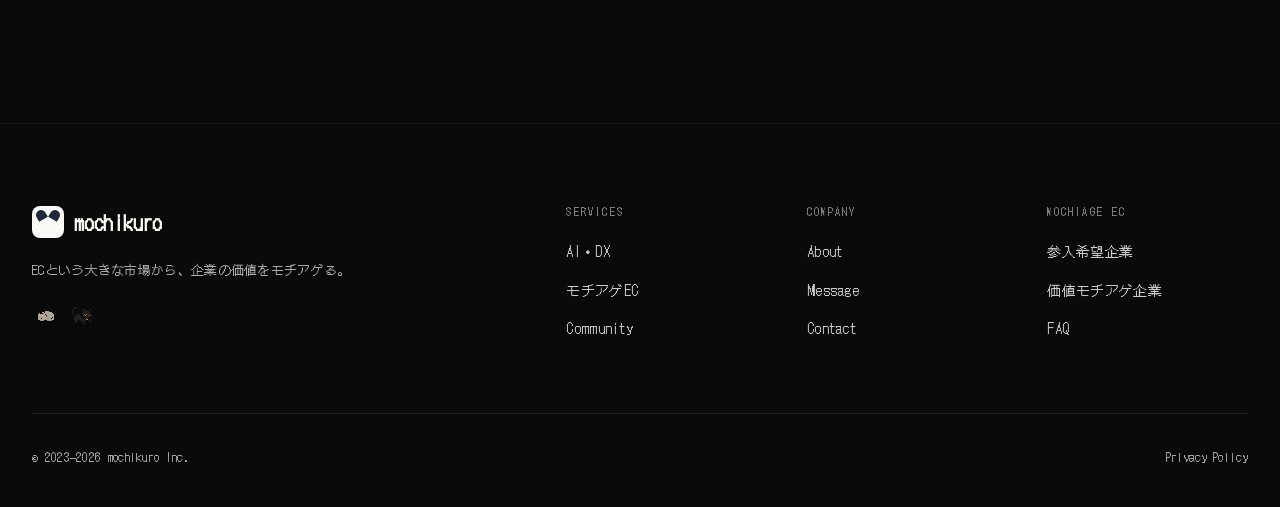
<file: mochiage-ec/for-agencies.html>
<!DOCTYPE html>
<html lang="ja">
<head>
<meta charset="UTF-8">
<meta name="viewport" content="width=device-width,initial-scale=1">
<title>参入希望企業へ ｜ モチアゲEC ｜ 株式会社mochikuro</title>
<meta name="description" content="日本のEC市場に参入したい海外企業・新規事業者向け。日本法人なしで市場アクセスが可能な共同運営モデル。">
<link rel="preconnect" href="https://fonts.googleapis.com">
<link rel="preconnect" href="https://fonts.gstatic.com" crossorigin>
<link href="https://fonts.googleapis.com/css2?family=DotGothic16&family=Noto+Sans+JP:wght@400;500;700&display=swap" rel="stylesheet">
<link rel="stylesheet" href="../css/style.css">
<link rel="icon" href="data:image/svg+xml,%3Csvg xmlns='http://www.w3.org/2000/svg' viewBox='0 0 32 32' shape-rendering='crispEdges'%3E%3Crect width='32' height='32' rx='4' fill='%230a0a0a'/%3E%3Cg fill='%23f5f0e8'%3E%3Crect x='6' y='4' width='4' height='4'/%3E%3Crect x='22' y='4' width='4' height='4'/%3E%3Crect x='4' y='8' width='24' height='16'/%3E%3C/g%3E%3C/svg%3E">
</head>
<body class="page-entry" data-stamp="agency">

<header class="site-header">
  <div class="container">
    <a href="../index.html" class="brand"><span class="brand-mark"></span><span>mochikuro</span></a>
    <button class="menu-toggle" aria-label="メニュー"><span></span><span></span><span></span></button>
    <ul class="nav-menu rpg-menu">
      <li><a href="../index.html">Home</a></li>
      <li><a href="../about.html">About</a></li>
      <li><a href="../ai-dx.html">AI・DX</a></li>
      <li><a href="index.html" class="active">モチアゲEC</a></li>
      <li><a href="../community.html">Community</a></li>
      <li><a href="../contact.html" class="nav-cta">Contact</a></li>
    </ul>
  </div>
</header>

<section class="page-hero-v2" style="background: linear-gradient(180deg, #1a2332 0%, #2d4a6e 100%); color: var(--c-bg);">
  <div class="container">
    <div class="chapter-head reveal" style="color: rgba(250,250,247,0.6);">Quest · 参入希望企業へ</div>
    <h1 class="reveal d1" style="color: var(--c-bg);">日本市場に、<br>最短ルートで入る。</h1>
    <p class="lead reveal d2" style="color: rgba(250,250,247,0.85);">
      日本のEC市場で自社の商品・ブランドを展開したい<br>
      海外ブランド、新規事業者の方へ。
    </p>
  </div>
</section>

<section class="scroll-section">
  <div class="container">
    <div class="content-narrow">
      <div class="chapter-head reveal">Chapter · Why mochikuro</div>
      <h2 class="scroll-title reveal d1">
        市場アクセスの障壁を、<br>一緒に越える。
      </h2>

      <p class="reveal d2" style="text-align: center; color: var(--c-muted); max-width: 640px; margin: 32px auto 0; line-height: 2;">
        日本のEC市場は世界3位の規模を持ちながら、言語・商習慣・法規制・物流など、<br>
        外からの参入には独特の障壁があります。<br>
        mochikuroは、国内のパートナー企業と組むことで、その障壁を下げます。
      </p>
    </div>
  </div>
</section>

<section class="map-section">
  <div class="container">
    <div class="chapter-head reveal">Chapter · Benefits</div>
    <h2 class="reveal d1" style="font-size: clamp(28px, 4vw, 44px); font-weight: 500; letter-spacing: -0.02em; margin-bottom: 40px;">
      参加する4つの利点。
    </h2>

    <div class="rank-grid">
      <div class="card reveal">
        <div class="pixel" style="font-size: 11px; color: var(--c-warm); letter-spacing: 0.2em;">BUFF 01</div>
        <h3 style="font-size: 18px; margin: 8px 0;">日本法人なしで出店</h3>
        <p style="font-size: 13px; color: var(--c-muted); line-height: 2;">国内パートナー企業の法人格を活用。日本法人の設立や現地子会社の立ち上げは不要です。</p>
      </div>
      <div class="card reveal d1">
        <div class="pixel" style="font-size: 11px; color: var(--c-warm); letter-spacing: 0.2em;">BUFF 02</div>
        <h3 style="font-size: 18px; margin: 8px 0;">運営実務は提携先が担う</h3>
        <p style="font-size: 13px; color: var(--c-muted); line-height: 2;">出品、受注、配送、CS。日々の運営業務は、日本の提携先EC運営会社が対応します。</p>
      </div>
      <div class="card reveal d2">
        <div class="pixel" style="font-size: 11px; color: var(--c-warm); letter-spacing: 0.2em;">BUFF 03</div>
        <h3 style="font-size: 18px; margin: 8px 0;">法務・知財対応</h3>
        <p style="font-size: 13px; color: var(--c-muted); line-height: 2;">知的財産権まわりのトラブルは提携弁護士が対応。費用負担を大きく抑えます。</p>
      </div>
      <div class="card reveal d3">
        <div class="pixel" style="font-size: 11px; color: var(--c-warm); letter-spacing: 0.2em;">BUFF 04</div>
        <h3 style="font-size: 18px; margin: 8px 0;">長期伴走</h3>
        <p style="font-size: 13px; color: var(--c-muted); line-height: 2;">単発の出店代行ではなく、共同運営事業として継続的に事業を育てます。</p>
      </div>
    </div>
  </div>
</section>

<section class="scroll-section">
  <div class="container">
    <div class="content-narrow">
      <div class="chapter-head reveal">Chapter · Process</div>
      <h2 class="scroll-title reveal d1">参加までの、4ステップ。</h2>

      <div class="reveal d2" style="display: grid; gap: 16px; margin-top: 48px;">
        <div class="pixel-border" style="display: grid; grid-template-columns: 80px 1fr; gap: 24px; align-items: center;">
          <div class="pixel" style="font-size: 32px; color: var(--c-warm);">01</div>
          <div>
            <div style="font-weight: 600; font-size: 17px; margin-bottom: 4px;">お問い合わせ</div>
            <div style="font-size: 13px; color: var(--c-muted);">NDA締結後、詳細条件をご説明します。</div>
          </div>
        </div>
        <div class="pixel-border" style="display: grid; grid-template-columns: 80px 1fr; gap: 24px; align-items: center;">
          <div class="pixel" style="font-size: 32px; color: var(--c-warm);">02</div>
          <div>
            <div style="font-weight: 600; font-size: 17px; margin-bottom: 4px;">パートナー企業のマッチング</div>
            <div style="font-size: 13px; color: var(--c-muted);">商品領域やご希望に合った国内パートナー企業を、弊社が選定・マッチング。</div>
          </div>
        </div>
        <div class="pixel-border" style="display: grid; grid-template-columns: 80px 1fr; gap: 24px; align-items: center;">
          <div class="pixel" style="font-size: 32px; color: var(--c-warm);">03</div>
          <div>
            <div style="font-weight: 600; font-size: 17px; margin-bottom: 4px;">共同運営事業の設計・契約</div>
            <div style="font-size: 13px; color: var(--c-muted);">事業条件を三者で合意のうえ、正式契約へ。</div>
          </div>
        </div>
        <div class="pixel-border" style="display: grid; grid-template-columns: 80px 1fr; gap: 24px; align-items: center;">
          <div class="pixel" style="font-size: 32px; color: var(--c-warm);">04</div>
          <div>
            <div style="font-weight: 600; font-size: 17px; margin-bottom: 4px;">EC展開の開始・運営</div>
            <div style="font-size: 13px; color: var(--c-muted);">提携先との連携のもと、順次ECサイトへの出店・運営を開始。</div>
          </div>
        </div>
      </div>
    </div>
  </div>
</section>

<section class="cta">
  <div class="container">
    <div class="cta-grid">
      <h2 class="reveal">日本市場への、<br>第一歩を。</h2>
      <div class="cta-buttons reveal d1">
        <a href="../contact.html?type=agency" class="btn btn-primary btn-arrow">ご相談する</a>
        <a href="faq.html" class="btn btn-ghost">FAQを見る</a>
      </div>
    </div>
  </div>
</section>

<footer class="site-footer">
  <div class="container">
    <div class="footer-grid">
      <div class="footer-brand">
        <a href="../index.html" class="brand"><span class="brand-mark"></span><span>mochikuro</span></a>
        <p>ECという大きな市場から、企業の価値をモチアゲる。</p>
        <div style="display: flex; gap: 8px; opacity: 0.7;"><img src="../assets/images/cat-white.png" alt="" style="width:28px;height:28px;image-rendering:pixelated;"><img src="../assets/images/cat-black.png" alt="" style="width:28px;height:28px;image-rendering:pixelated;"></div>
      </div>
      <nav class="footer-nav">
        <div><h4>Services</h4><ul class="rpg-menu"><li><a href="../ai-dx.html">AI・DX</a></li><li><a href="index.html">モチアゲEC</a></li><li><a href="../community.html">Community</a></li></ul></div>
        <div><h4>Company</h4><ul class="rpg-menu"><li><a href="../about.html">About</a></li><li><a href="../ceo.html">Message</a></li><li><a href="../contact.html">Contact</a></li></ul></div>
        <div><h4>Mochiage EC</h4><ul class="rpg-menu"><li><a href="for-agencies.html">参入希望企業</a></li><li><a href="for-owners.html">価値モチアゲ企業</a></li><li><a href="faq.html">FAQ</a></li></ul></div>
      </nav>
    </div>
    <div class="footer-bottom"><div>© 2023–2026 mochikuro Inc.</div><div><a href="../privacy.html">Privacy Policy</a></div></div>
  </div>
</footer>

<script src="../js/main.js"></script>
</body>
</html>
</file>
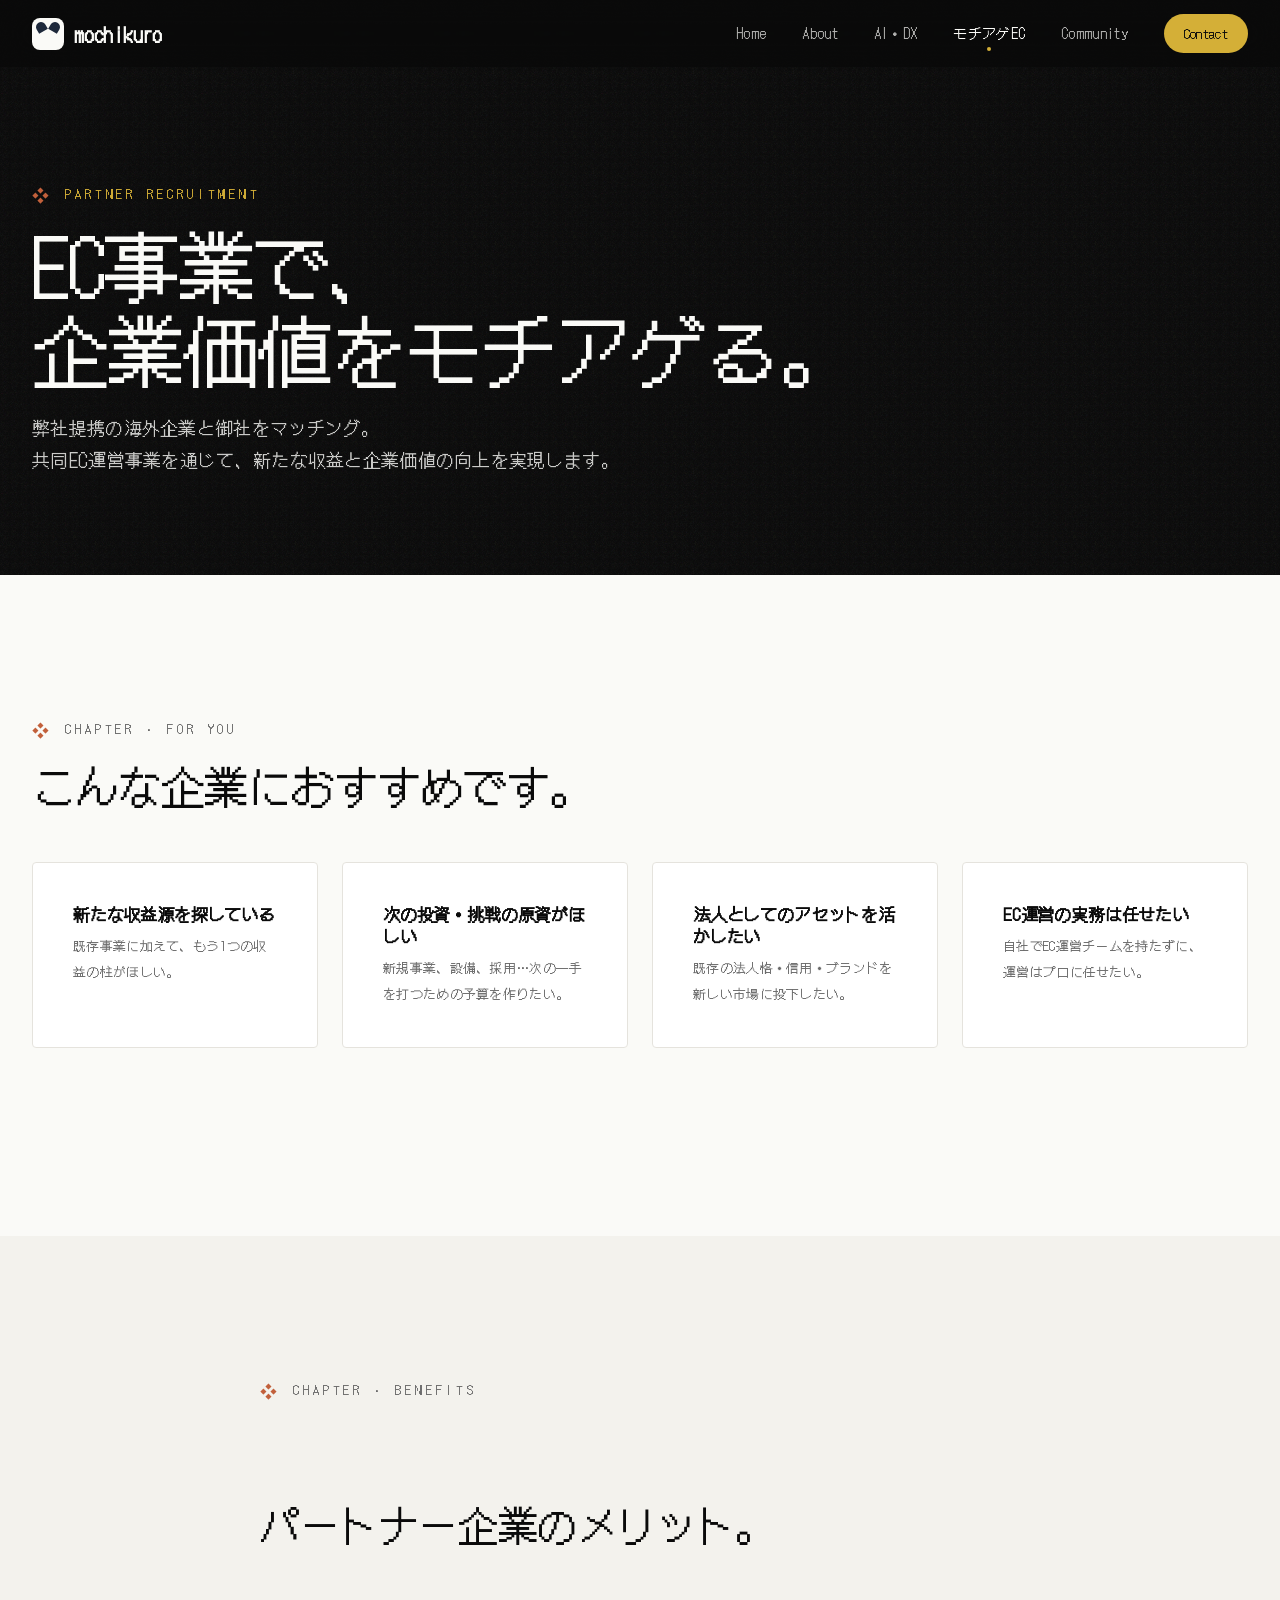
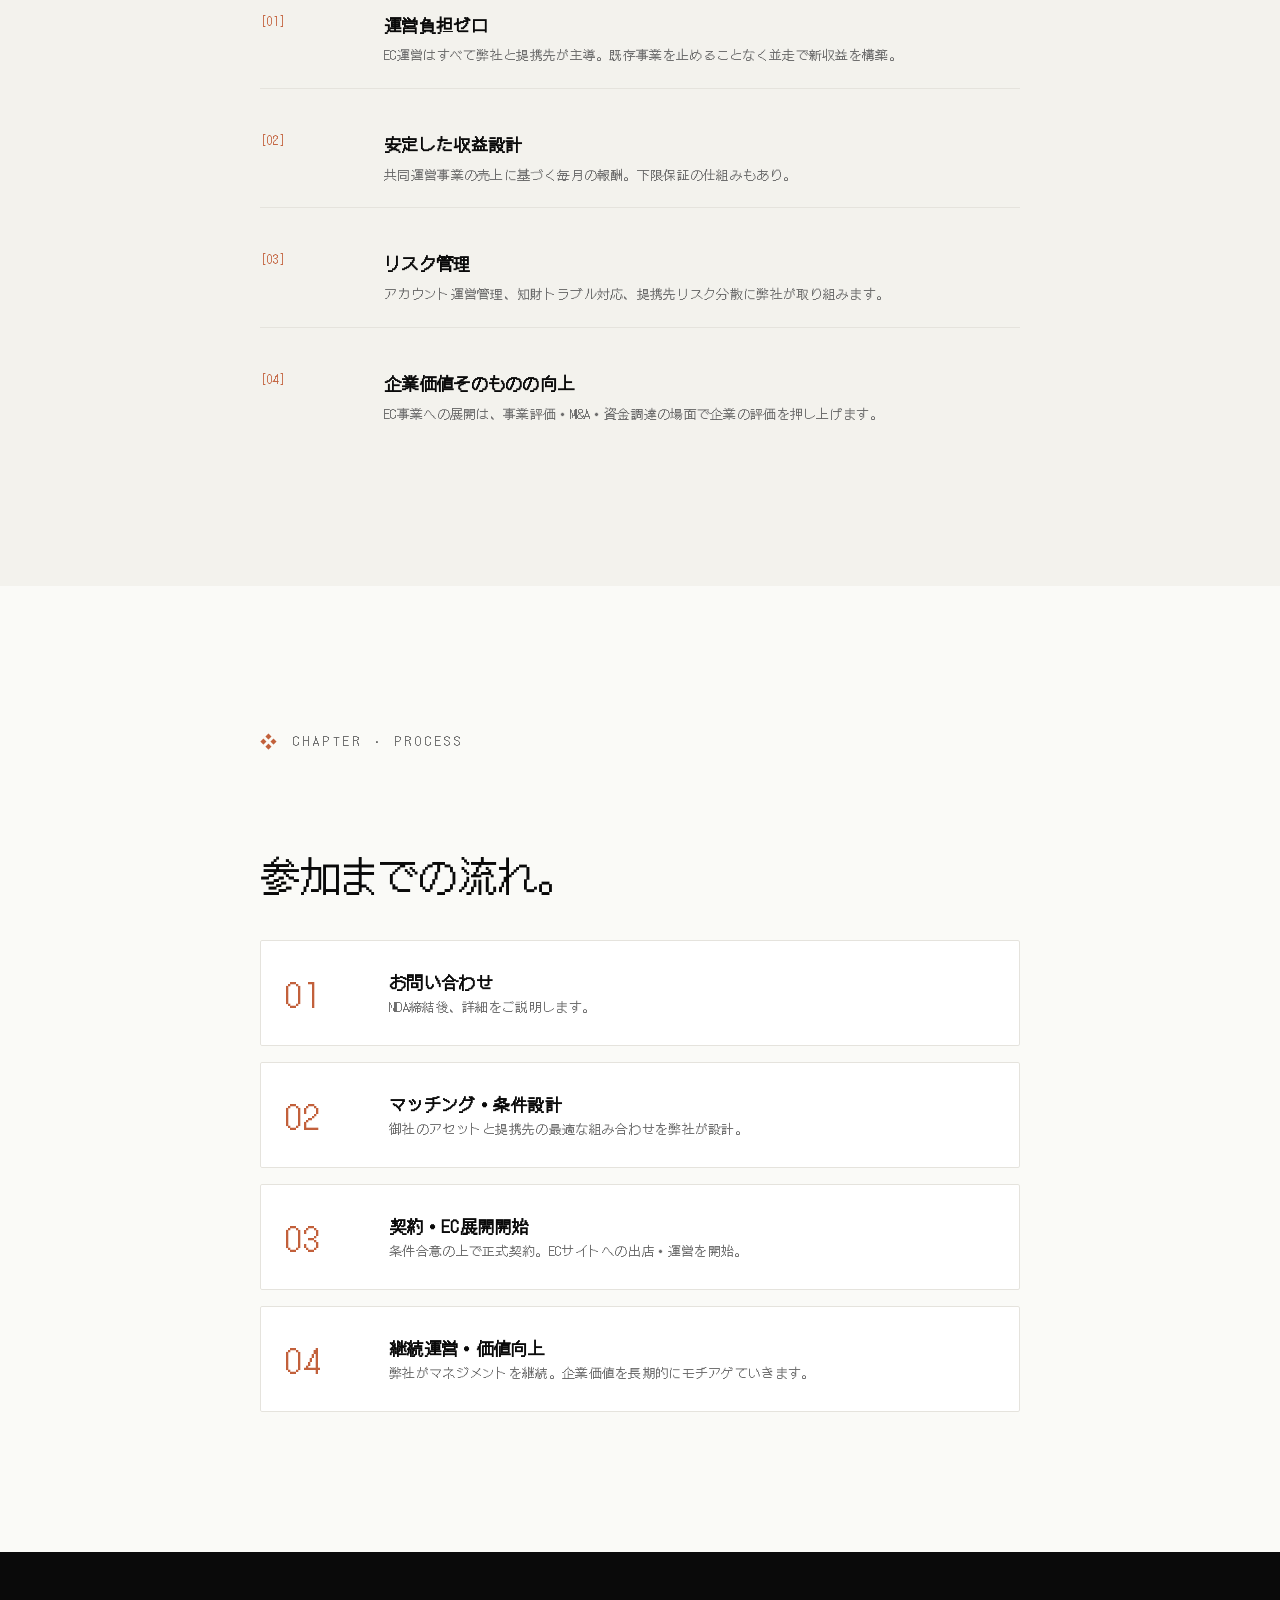
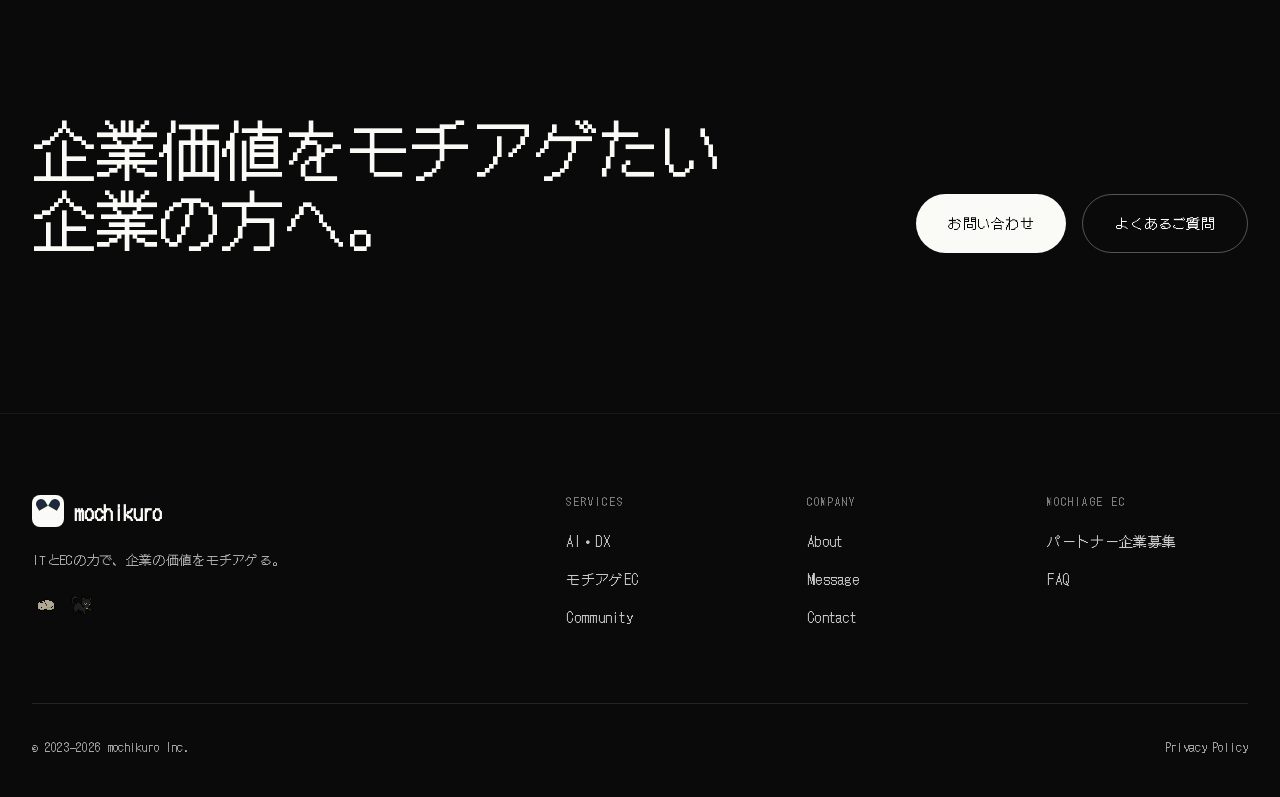
<file: mochiage-ec/for-owners.html>
<!DOCTYPE html>
<html lang="ja">
<head>
<meta charset="UTF-8">
<meta name="viewport" content="width=device-width,initial-scale=1">
<title>パートナー企業募集 ｜ モチアゲEC ｜ 株式会社mochikuro</title>
<meta name="description" content="モチアゲECのパートナー企業を募集。EC事業を通じて企業価値を向上させたい国内企業の方へ。">
<link rel="preconnect" href="https://fonts.googleapis.com">
<link rel="preconnect" href="https://fonts.gstatic.com" crossorigin>
<link href="https://fonts.googleapis.com/css2?family=DotGothic16&family=Noto+Sans+JP:wght@400;500;700&display=swap" rel="stylesheet">
<link rel="stylesheet" href="../css/style.css">
<link rel="icon" href="data:image/svg+xml,%3Csvg xmlns='http://www.w3.org/2000/svg' viewBox='0 0 32 32' shape-rendering='crispEdges'%3E%3Crect width='32' height='32' rx='4' fill='%230a0a0a'/%3E%3Cg fill='%23f5f0e8'%3E%3Crect x='6' y='4' width='4' height='4'/%3E%3Crect x='22' y='4' width='4' height='4'/%3E%3Crect x='4' y='8' width='24' height='16'/%3E%3C/g%3E%3C/svg%3E">
</head>
<body class="page-owner" data-stamp="owner">

<header class="site-header">
  <div class="container">
    <a href="../index.html" class="brand"><span class="brand-mark"></span><span>mochikuro</span></a>
    <button class="menu-toggle" aria-label="メニュー"><span></span><span></span><span></span></button>
    <ul class="nav-menu rpg-menu">
      <li><a href="../index.html">Home</a></li>
      <li><a href="../about.html">About</a></li>
      <li><a href="../ai-dx.html">AI・DX</a></li>
      <li><a href="index.html" class="active">モチアゲEC</a></li>
      <li><a href="../community.html">Community</a></li>
      <li><a href="../contact.html" class="nav-cta">Contact</a></li>
    </ul>
  </div>
</header>

<section class="page-hero-v2" style="background: var(--c-ink); color: #fafaf7;">
  <div class="container">
    <div class="chapter-head reveal" style="color: #d4af37;">Partner Recruitment</div>
    <h1 class="reveal d1" style="color: #fafaf7;">EC事業で、<br>企業価値をモチアゲる。</h1>
    <p class="lead reveal d2" style="color: rgba(250,250,247,0.8);">
      弊社提携の海外企業と御社をマッチング。<br>
      共同EC運営事業を通じて、新たな収益と企業価値の向上を実現します。
    </p>
  </div>
</section>

<!-- こんな企業に -->
<section class="section">
  <div class="container">
    <div class="chapter-head reveal">Chapter · For You</div>
    <h2 class="reveal d1" style="font-size: clamp(28px, 4vw, 44px); font-weight: 500; letter-spacing: -0.02em; margin-bottom: 40px;">
      こんな企業におすすめです。
    </h2>

    <div class="rank-grid">
      <div class="card reveal">
        <h3 style="font-size: 17px; margin-bottom: 8px;">新たな収益源を探している</h3>
        <p style="font-size: 13px; color: var(--c-muted); line-height: 2;">既存事業に加えて、もう1つの収益の柱がほしい。</p>
      </div>
      <div class="card reveal d1">
        <h3 style="font-size: 17px; margin-bottom: 8px;">次の投資・挑戦の原資がほしい</h3>
        <p style="font-size: 13px; color: var(--c-muted); line-height: 2;">新規事業、設備、採用…次の一手を打つための予算を作りたい。</p>
      </div>
      <div class="card reveal d2">
        <h3 style="font-size: 17px; margin-bottom: 8px;">法人としてのアセットを活かしたい</h3>
        <p style="font-size: 13px; color: var(--c-muted); line-height: 2;">既存の法人格・信用・ブランドを新しい市場に投下したい。</p>
      </div>
      <div class="card reveal d3">
        <h3 style="font-size: 17px; margin-bottom: 8px;">EC運営の実務は任せたい</h3>
        <p style="font-size: 13px; color: var(--c-muted); line-height: 2;">自社でEC運営チームを持たずに、運営はプロに任せたい。</p>
      </div>
    </div>
  </div>
</section>

<!-- メリット -->
<section class="section" style="background: var(--c-bg-soft);">
  <div class="container">
    <div class="content-narrow">
      <div class="chapter-head reveal">Chapter · Benefits</div>
      <h2 class="reveal d1" style="font-size: clamp(28px, 4vw, 40px); font-weight: 500; margin-bottom: 40px;">
        パートナー企業のメリット。
      </h2>

      <div class="reveal d2" style="display: grid; gap: 20px;">
        <div style="display: grid; grid-template-columns: 100px 1fr; gap: 24px; padding: 20px 0; border-bottom: 1px solid var(--c-line);">
          <div class="pixel" style="font-size: 12px; color: var(--c-warm);">[01]</div>
          <div>
            <div style="font-weight: 600; font-size: 17px; margin-bottom: 4px;">運営負担ゼロ</div>
            <div style="font-size: 13px; color: var(--c-muted); line-height: 1.9;">EC運営はすべて弊社と提携先が主導。既存事業を止めることなく並走で新収益を構築。</div>
          </div>
        </div>
        <div style="display: grid; grid-template-columns: 100px 1fr; gap: 24px; padding: 20px 0; border-bottom: 1px solid var(--c-line);">
          <div class="pixel" style="font-size: 12px; color: var(--c-warm);">[02]</div>
          <div>
            <div style="font-weight: 600; font-size: 17px; margin-bottom: 4px;">安定した収益設計</div>
            <div style="font-size: 13px; color: var(--c-muted); line-height: 1.9;">共同運営事業の売上に基づく毎月の報酬。下限保証の仕組みもあり。</div>
          </div>
        </div>
        <div style="display: grid; grid-template-columns: 100px 1fr; gap: 24px; padding: 20px 0; border-bottom: 1px solid var(--c-line);">
          <div class="pixel" style="font-size: 12px; color: var(--c-warm);">[03]</div>
          <div>
            <div style="font-weight: 600; font-size: 17px; margin-bottom: 4px;">リスク管理</div>
            <div style="font-size: 13px; color: var(--c-muted); line-height: 1.9;">アカウント運営管理、知財トラブル対応、提携先リスク分散に弊社が取り組みます。</div>
          </div>
        </div>
        <div style="display: grid; grid-template-columns: 100px 1fr; gap: 24px; padding: 20px 0;">
          <div class="pixel" style="font-size: 12px; color: var(--c-warm);">[04]</div>
          <div>
            <div style="font-weight: 600; font-size: 17px; margin-bottom: 4px;">企業価値そのものの向上</div>
            <div style="font-size: 13px; color: var(--c-muted); line-height: 1.9;">EC事業への展開は、事業評価・M&A・資金調達の場面で企業の評価を押し上げます。</div>
          </div>
        </div>
      </div>
    </div>
  </div>
</section>

<!-- 流れ -->
<section class="section">
  <div class="container">
    <div class="content-narrow">
      <div class="chapter-head reveal">Chapter · Process</div>
      <h2 class="reveal d1" style="font-size: clamp(28px, 4vw, 40px); font-weight: 500; margin-bottom: 40px;">
        参加までの流れ。
      </h2>
      <div class="reveal d2" style="display: grid; gap: 16px;">
        <div class="pixel-border" style="display: grid; grid-template-columns: 80px 1fr; gap: 24px; align-items: center;">
          <div class="pixel" style="font-size: 32px; color: var(--c-warm);">01</div>
          <div><div style="font-weight: 600; font-size: 17px;">お問い合わせ</div><div style="font-size: 13px; color: var(--c-muted);">NDA締結後、詳細をご説明します。</div></div>
        </div>
        <div class="pixel-border" style="display: grid; grid-template-columns: 80px 1fr; gap: 24px; align-items: center;">
          <div class="pixel" style="font-size: 32px; color: var(--c-warm);">02</div>
          <div><div style="font-weight: 600; font-size: 17px;">マッチング・条件設計</div><div style="font-size: 13px; color: var(--c-muted);">御社のアセットと提携先の最適な組み合わせを弊社が設計。</div></div>
        </div>
        <div class="pixel-border" style="display: grid; grid-template-columns: 80px 1fr; gap: 24px; align-items: center;">
          <div class="pixel" style="font-size: 32px; color: var(--c-warm);">03</div>
          <div><div style="font-weight: 600; font-size: 17px;">契約・EC展開開始</div><div style="font-size: 13px; color: var(--c-muted);">条件合意の上で正式契約。ECサイトへの出店・運営を開始。</div></div>
        </div>
        <div class="pixel-border" style="display: grid; grid-template-columns: 80px 1fr; gap: 24px; align-items: center;">
          <div class="pixel" style="font-size: 32px; color: var(--c-warm);">04</div>
          <div><div style="font-weight: 600; font-size: 17px;">継続運営・価値向上</div><div style="font-size: 13px; color: var(--c-muted);">弊社がマネジメントを継続。企業価値を長期的にモチアゲていきます。</div></div>
        </div>
      </div>
    </div>
  </div>
</section>

<section class="cta">
  <div class="container">
    <div class="cta-grid">
      <h2 class="reveal">企業価値をモチアゲたい<br>企業の方へ。</h2>
      <div class="cta-buttons reveal d1">
        <a href="../contact.html?type=owner" class="btn btn-primary btn-arrow">お問い合わせ</a>
        <a href="faq.html" class="btn btn-ghost">よくあるご質問</a>
      </div>
    </div>
  </div>
</section>

<footer class="site-footer">
  <div class="container">
    <div class="footer-grid">
      <div class="footer-brand">
        <a href="../index.html" class="brand"><span class="brand-mark"></span><span>mochikuro</span></a>
        <p>ITとECの力で、企業の価値をモチアゲる。</p>
        <div style="display: flex; gap: 8px; opacity: 0.7;">
          <img src="../assets/images/cat-white.png" alt="" style="width: 28px; height: 28px; image-rendering: pixelated;">
          <img src="../assets/images/cat-black.png" alt="" style="width: 28px; height: 28px; image-rendering: pixelated;">
        </div>
      </div>
      <nav class="footer-nav">
        <div><h4>Services</h4><ul class="rpg-menu"><li><a href="../ai-dx.html">AI・DX</a></li><li><a href="index.html">モチアゲEC</a></li><li><a href="../community.html">Community</a></li></ul></div>
        <div><h4>Company</h4><ul class="rpg-menu"><li><a href="../about.html">About</a></li><li><a href="../ceo.html">Message</a></li><li><a href="../contact.html">Contact</a></li></ul></div>
        <div><h4>Mochiage EC</h4><ul class="rpg-menu"><li><a href="for-owners.html">パートナー企業募集</a></li><li><a href="faq.html">FAQ</a></li></ul></div>
      </nav>
    </div>
    <div class="footer-bottom"><div>© 2023–2026 mochikuro Inc.</div><div><a href="../privacy.html">Privacy Policy</a></div></div>
  </div>
</footer>

<script src="../js/main.js"></script>
</body>
</html>
</file>
<file: css/style.css>
/* ============================================================
   mochikuro Corporate Site - Design System v2
   洗練されたモダン × 日本の余白感
   ============================================================ */

:root {
  /* カラー: 静かな日本のモダン */
  --c-bg: #fafaf7;              /* 生成り */
  --c-bg-soft: #f3f2ed;
  --c-surface: #ffffff;
  --c-ink: #0a0a0a;              /* 墨 */
  --c-graphite: #2d2d2d;
  --c-muted: #6b6b6b;
  --c-line: #e5e3dd;
  --c-accent: #1a365d;           /* 深い藍 */
  --c-accent-bright: #2563eb;    /* 鮮明な青 */
  --c-gold: #a87f3c;              /* 落ち着いた金 */
  --c-warm: #c2603b;              /* 温かい朱 */

  /* タイポ: 全てゲームフォント */
  --f-sans: 'DotGothic16', 'Noto Sans JP', monospace;
  --f-serif: 'DotGothic16', 'Noto Sans JP', monospace;
  --f-display: 'DotGothic16', 'Noto Sans JP', monospace;

  /* サイズ */
  --container: 1280px;
  --container-narrow: 960px;

  /* motion */
  --ease: cubic-bezier(0.25, 0.1, 0.25, 1);
  --ease-out: cubic-bezier(0.16, 1, 0.3, 1);
}

/* ============================================================
   Reset
   ============================================================ */

*, *::before, *::after { box-sizing: border-box; margin: 0; padding: 0; }
html { scroll-behavior: smooth; -webkit-font-smoothing: antialiased; }
body {
  font-family: var(--f-sans);
  color: var(--c-ink);
  background: var(--c-bg);
  line-height: 1.75;
  font-size: 15px;
  letter-spacing: 0.02em;
  overflow-x: hidden;
}
img, svg, video { max-width: 100%; display: block; }
a { color: inherit; text-decoration: none; transition: color 0.3s var(--ease); }
button { font-family: inherit; cursor: pointer; }

h1, h2, h3, h4 {
  font-family: var(--f-display);
  font-weight: 600;
  line-height: 1.3;
  letter-spacing: -0.01em;
  color: var(--c-ink);
}

/* ============================================================
   Layout
   ============================================================ */

.container { max-width: var(--container); margin: 0 auto; padding: 0 32px; }
.container-narrow { max-width: var(--container-narrow); margin: 0 auto; padding: 0 32px; }

.section { padding: 140px 0; position: relative; }
.section-sm { padding: 80px 0; }

/* Section label (small cap letters) */
.eyebrow {
  display: inline-block;
  font-size: 11px;
  font-weight: 600;
  letter-spacing: 0.3em;
  text-transform: uppercase;
  color: var(--c-muted);
  margin-bottom: 20px;
  position: relative;
  padding-left: 32px;
}
.eyebrow::before {
  content: '';
  position: absolute;
  left: 0;
  top: 50%;
  width: 20px;
  height: 1px;
  background: var(--c-ink);
}

.h-display {
  font-size: clamp(32px, 5vw, 64px);
  line-height: 1.15;
  letter-spacing: -0.02em;
  margin-bottom: 24px;
}

.h-lead {
  font-size: clamp(16px, 1.4vw, 18px);
  color: var(--c-muted);
  max-width: 560px;
  line-height: 1.9;
}

/* ============================================================
   Header / Navigation
   ============================================================ */

.site-header {
  position: fixed;
  top: 0; left: 0; right: 0;
  z-index: 100;
  transition: all 0.4s var(--ease);
  padding: 16px 0;
  background: rgba(10, 10, 10, 0.85);
  backdrop-filter: blur(16px);
  -webkit-backdrop-filter: blur(16px);
}
.site-header.scrolled {
  background: rgba(10, 10, 10, 0.95);
  padding: 10px 0;
  box-shadow: 0 1px 0 rgba(255, 255, 255, 0.06);
}
.site-header .container {
  display: flex;
  align-items: center;
  justify-content: space-between;
  position: relative;
}


.brand {
  display: flex;
  align-items: center;
  gap: 10px;
  font-family: var(--f-display);
  font-size: 20px;
  font-weight: 600;
  letter-spacing: -0.01em;
  color: #fafaf7;
}
.brand-mark {
  width: 32px;
  height: 32px;
  border-radius: 8px;
  background: #fafaf7;
  display: flex;
  align-items: center;
  justify-content: center;
  overflow: hidden;
  position: relative;
}
.brand-mark::before,
.brand-mark::after {
  content: '';
  position: absolute;
  width: 10px;
  height: 10px;
  top: 4px;
  border-radius: 50% 50% 0 0;
  background: #1e293b;
}
.brand-mark::before { left: 4px; transform: rotate(-30deg); }
.brand-mark::after { right: 4px; transform: rotate(30deg); }

.nav-menu {
  display: flex;
  gap: 36px;
  list-style: none;
  align-items: center;
  font-size: 14px;
}
.nav-menu a {
  color: rgba(250, 250, 247, 0.7);
  font-weight: 500;
  position: relative;
  padding: 8px 0;
  transition: color 0.3s;
}
.nav-menu a:hover { color: #fafaf7; }
.nav-menu a.active { color: #fafaf7; }
.nav-menu a.active::after {
  content: '';
  position: absolute;
  bottom: 0; left: 50%;
  width: 4px; height: 4px;
  background: #d4af37;
  border-radius: 50%;
  transform: translateX(-50%);
}
.nav-cta {
  padding: 10px 20px !important;
  background: #d4af37;
  color: #0a0a0a !important;
  border-radius: 100px;
  font-size: 13px;
  font-weight: 600;
  transition: all 0.3s var(--ease) !important;
}
.nav-cta:hover {
  background: #c2603b;
  color: #fafaf7 !important;
  transform: translateY(-1px);
}
.nav-cta.active::after { display: none; }

.menu-toggle {
  display: none;
  background: none;
  border: none;
  width: 40px; height: 40px;
  flex-direction: column;
  justify-content: center;
  gap: 5px;
  padding: 0;
}
.menu-toggle span {
  display: block;
  width: 22px; height: 1.5px;
  background: #fafaf7;
  margin-left: auto;
  transition: all 0.3s var(--ease);
}

/* ============================================================
   Hero (v2)
   ============================================================ */

.hero-v2 {
  min-height: 100vh;
  position: relative;
  display: flex;
  align-items: center;
  padding: 120px 0 80px;
  overflow: hidden;
  background: var(--c-bg);
}

/* Animated gradient mesh background */
.hero-bg {
  position: absolute;
  inset: 0;
  z-index: 0;
  overflow: hidden;
}
.hero-bg::before {
  content: '';
  position: absolute;
  inset: -30%;
  background:
    radial-gradient(circle at 20% 30%, rgba(26, 54, 93, 0.12) 0%, transparent 45%),
    radial-gradient(circle at 80% 70%, rgba(168, 127, 60, 0.1) 0%, transparent 45%),
    radial-gradient(circle at 50% 50%, rgba(37, 99, 235, 0.05) 0%, transparent 50%);
  animation: meshMove 20s ease-in-out infinite alternate;
  filter: blur(40px);
}
.hero-bg::after {
  content: '';
  position: absolute;
  inset: 0;
  background: url("data:image/svg+xml;utf8,<svg xmlns='http://www.w3.org/2000/svg' width='100' height='100'><filter id='n'><feTurbulence baseFrequency='0.9' numOctaves='3'/></filter><rect width='100' height='100' filter='url(%23n)' opacity='0.4'/></svg>");
  opacity: 0.4;
  mix-blend-mode: multiply;
  pointer-events: none;
}

@keyframes meshMove {
  0% { transform: translate(0, 0) rotate(0deg); }
  50% { transform: translate(-5%, 3%) rotate(1deg); }
  100% { transform: translate(3%, -3%) rotate(-1deg); }
}

.hero-v2 .container {
  position: relative;
  z-index: 2;
  display: grid;
  grid-template-columns: 1fr auto;
  gap: 80px;
  align-items: center;
}

.hero-text {
  max-width: 720px;
}

.hero-catch {
  font-family: var(--f-display);
  font-size: clamp(40px, 7vw, 88px);
  line-height: 1.1;
  letter-spacing: -0.03em;
  font-weight: 600;
  margin-bottom: 32px;
}
.hero-catch .line { display: block; overflow: hidden; }
.hero-catch .word {
  display: inline-block;
  transform: translateY(100%);
  animation: heroUp 0.9s var(--ease-out) forwards;
}
.hero-catch .word.d1 { animation-delay: 0.1s; }
.hero-catch .word.d2 { animation-delay: 0.25s; }
.hero-catch .word.d3 { animation-delay: 0.4s; }
.hero-catch em {
  font-style: normal;
  color: var(--c-warm);
  position: relative;
}
.hero-catch em::after {
  content: '';
  position: absolute;
  left: 0; right: 0; bottom: -4px;
  height: 2px;
  background: currentColor;
  transform: scaleX(0);
  transform-origin: left;
  animation: lineIn 1s var(--ease-out) 1.3s forwards;
}

@keyframes heroUp {
  to { transform: translateY(0); }
}
@keyframes lineIn {
  to { transform: scaleX(1); }
}

.hero-sub {
  font-size: clamp(14px, 1.3vw, 17px);
  color: var(--c-muted);
  line-height: 1.9;
  max-width: 520px;
  opacity: 0;
  animation: fadeUp 1s var(--ease-out) 0.8s forwards;
}

@keyframes fadeUp {
  from { opacity: 0; transform: translateY(20px); }
  to { opacity: 1; transform: translateY(0); }
}

.hero-cta {
  display: flex;
  gap: 16px;
  margin-top: 48px;
  opacity: 0;
  animation: fadeUp 1s var(--ease-out) 1s forwards;
}

/* Hero accent visual (subtle cat silhouettes in corner) */
.hero-mark {
  position: relative;
  width: 280px;
  height: 280px;
  opacity: 0;
  animation: markIn 1.4s var(--ease-out) 0.5s forwards;
}
.hero-mark-circle {
  position: absolute;
  inset: 0;
  border-radius: 50%;
  background: linear-gradient(135deg, #1a365d 0%, #0a0a0a 100%);
  overflow: hidden;
}
.hero-mark-circle::before {
  content: '';
  position: absolute;
  inset: 0;
  background: radial-gradient(circle at 30% 30%, rgba(255,255,255,0.1) 0%, transparent 50%);
}
.hero-mark .cat {
  position: absolute;
  color: var(--c-bg);
}
.hero-mark .cat.omochi {
  bottom: 30px; left: 40px;
  width: 90px; height: 90px;
  color: #fafaf7;
}
.hero-mark .cat.kuro {
  bottom: 30px; right: 40px;
  width: 90px; height: 90px;
  color: #2a2a2a;
}

@keyframes markIn {
  from { opacity: 0; transform: scale(0.9) rotate(-5deg); }
  to { opacity: 1; transform: scale(1) rotate(0); }
}

.hero-scroll {
  position: absolute;
  bottom: 32px;
  left: 50%;
  transform: translateX(-50%);
  font-size: 10px;
  letter-spacing: 0.3em;
  color: var(--c-muted);
  text-transform: uppercase;
  z-index: 3;
}
.hero-scroll::after {
  content: '';
  display: block;
  width: 1px; height: 40px;
  background: var(--c-muted);
  margin: 12px auto 0;
  animation: scrollPulse 2s ease-in-out infinite;
}
@keyframes scrollPulse {
  0%, 100% { transform: scaleY(1); opacity: 0.5; }
  50% { transform: scaleY(1.3); opacity: 1; }
}

/* ============================================================
   Buttons
   ============================================================ */

.btn {
  display: inline-flex;
  align-items: center;
  justify-content: center;
  gap: 10px;
  padding: 16px 32px;
  font-size: 14px;
  font-weight: 500;
  letter-spacing: 0.02em;
  border: none;
  border-radius: 100px;
  cursor: pointer;
  transition: all 0.3s var(--ease);
  text-align: center;
  font-family: inherit;
  white-space: nowrap;
}
.btn-primary {
  background: var(--c-ink);
  color: var(--c-bg);
}
.btn-primary:hover {
  background: var(--c-accent-bright);
  transform: translateY(-2px);
  box-shadow: 0 10px 30px rgba(37, 99, 235, 0.3);
}
.btn-ghost {
  background: transparent;
  color: var(--c-ink);
  border: 1.5px solid var(--c-ink);
}
.btn-ghost:hover {
  background: var(--c-ink);
  color: var(--c-bg);
}
.btn-arrow::after {
  content: '→';
  transition: transform 0.3s var(--ease);
}
.btn:hover .btn-arrow::after,
.btn-arrow:hover::after { transform: translateX(4px); }

/* ============================================================
   Section: Philosophy
   ============================================================ */

.philosophy {
  background: var(--c-bg);
  padding: 160px 0;
}
.philosophy-grid {
  display: grid;
  grid-template-columns: 1fr 1fr;
  gap: 120px;
  align-items: center;
}
.philosophy-quote {
  font-family: var(--f-display);
  font-size: clamp(28px, 3.5vw, 48px);
  line-height: 1.5;
  letter-spacing: -0.02em;
  font-weight: 500;
}
.philosophy-quote em {
  font-style: normal;
  color: var(--c-warm);
  display: block;
  margin: 16px 0;
}
.philosophy-body p {
  color: var(--c-muted);
  line-height: 2;
  margin-bottom: 20px;
}

/* ============================================================
   Section: Our Business (Services)
   ============================================================ */

.services {
  background: var(--c-ink);
  color: var(--c-bg);
  padding: 160px 0;
}
.services h2, .services .eyebrow { color: var(--c-bg); }
.services .eyebrow { color: rgba(255,255,255,0.6); }
.services .eyebrow::before { background: var(--c-bg); }
.services-intro {
  display: grid;
  grid-template-columns: 1fr 1fr;
  gap: 80px;
  margin-bottom: 80px;
}
.services-intro p {
  color: rgba(250, 250, 247, 0.7);
  font-size: 17px;
  line-height: 1.9;
  max-width: 520px;
}

.service-list {
  display: grid;
  gap: 1px;
  background: rgba(255,255,255,0.1);
}
.service-item {
  display: grid;
  grid-template-columns: 1fr 3fr 1fr;
  gap: 40px;
  padding: 48px 0;
  background: var(--c-ink);
  align-items: start;
  transition: padding 0.4s var(--ease);
  cursor: pointer;
}
.service-item:hover {
  padding-left: 20px;
}
.service-num {
  font-family: var(--f-display);
  font-size: 14px;
  color: rgba(255,255,255,0.4);
  letter-spacing: 0.2em;
}
.service-content h3 {
  color: var(--c-bg);
  font-size: clamp(24px, 3vw, 40px);
  font-weight: 500;
  letter-spacing: -0.01em;
  margin-bottom: 12px;
}
.service-content p {
  color: rgba(250, 250, 247, 0.6);
  font-size: 15px;
  line-height: 1.9;
  max-width: 560px;
}
.service-link {
  align-self: center;
  justify-self: end;
  font-size: 13px;
  color: rgba(250, 250, 247, 0.7);
  display: inline-flex;
  align-items: center;
  gap: 8px;
}
.service-link::after {
  content: '→';
  transition: transform 0.3s;
}
.service-item:hover .service-link::after { transform: translateX(6px); }
.service-item:hover .service-link { color: var(--c-bg); }

/* ============================================================
   Section: Cat Philosophy (猫の哲学)
   ============================================================ */

.cat-philosophy {
  background: var(--c-bg-soft);
  padding: 160px 0;
  position: relative;
  overflow: hidden;
}
.cat-philosophy-grid {
  display: grid;
  grid-template-columns: repeat(auto-fit, minmax(240px, 1fr));
  gap: 40px;
  margin-top: 60px;
}
.cat-trait {
  padding: 40px 0;
  border-top: 1px solid var(--c-line);
}
.cat-trait .num {
  font-size: 12px;
  letter-spacing: 0.2em;
  color: var(--c-muted);
  margin-bottom: 16px;
}
.cat-trait h3 {
  font-size: 24px;
  font-weight: 500;
  margin-bottom: 12px;
  letter-spacing: -0.01em;
}
.cat-trait p {
  color: var(--c-muted);
  font-size: 14px;
  line-height: 1.9;
}

/* Subtle floating cat silhouette */
.cat-philosophy-bg {
  position: absolute;
  right: -100px;
  bottom: -100px;
  width: 500px;
  height: 500px;
  opacity: 0.04;
  color: var(--c-ink);
  pointer-events: none;
}

/* ============================================================
   Section: Stats (数値)
   ============================================================ */

.stats {
  padding: 120px 0;
  background: var(--c-bg);
}
.stats-grid {
  display: grid;
  grid-template-columns: repeat(auto-fit, minmax(200px, 1fr));
  gap: 40px;
  text-align: left;
}
.stat {
  padding: 32px 0;
  border-top: 1px solid var(--c-line);
}
.stat-num {
  font-family: var(--f-display);
  font-size: clamp(40px, 5vw, 72px);
  font-weight: 600;
  letter-spacing: -0.02em;
  line-height: 1;
  margin-bottom: 8px;
}
.stat-num .unit {
  font-size: 0.4em;
  color: var(--c-muted);
  margin-left: 4px;
}
.stat-label {
  font-size: 13px;
  color: var(--c-muted);
  letter-spacing: 0.05em;
}

/* ============================================================
   CTA
   ============================================================ */

.cta {
  padding: 160px 0;
  background: var(--c-ink);
  color: var(--c-bg);
  position: relative;
  overflow: hidden;
}
.cta-grid {
  display: grid;
  grid-template-columns: 2fr 1fr;
  gap: 60px;
  align-items: end;
}
.cta h2 {
  color: var(--c-bg);
  font-size: clamp(32px, 5vw, 72px);
  line-height: 1.1;
  letter-spacing: -0.02em;
  font-weight: 500;
}
.cta-buttons {
  display: flex;
  gap: 16px;
  justify-content: flex-end;
  flex-wrap: wrap;
}
.cta .btn-primary {
  background: var(--c-bg);
  color: var(--c-ink);
}
.cta .btn-primary:hover {
  background: var(--c-accent-bright);
  color: var(--c-bg);
}
.cta .btn-ghost {
  color: var(--c-bg);
  border-color: rgba(255,255,255,0.3);
}
.cta .btn-ghost:hover {
  background: var(--c-bg);
  color: var(--c-ink);
  border-color: var(--c-bg);
}

/* ============================================================
   Footer
   ============================================================ */

.site-footer {
  background: var(--c-ink);
  color: rgba(250, 250, 247, 0.7);
  padding: 80px 0 40px;
  border-top: 1px solid rgba(255,255,255,0.06);
}
.footer-grid {
  display: grid;
  grid-template-columns: 2fr 3fr;
  gap: 80px;
  margin-bottom: 60px;
}
.footer-brand {
  display: flex;
  flex-direction: column;
  gap: 20px;
}
.footer-brand .brand { color: #fafaf7; }
.footer-brand p { font-size: 13px; max-width: 320px; }
.footer-nav {
  display: grid;
  grid-template-columns: repeat(3, 1fr);
  gap: 40px;
}
.footer-nav h4 {
  color: var(--c-bg);
  font-size: 11px;
  letter-spacing: 0.2em;
  text-transform: uppercase;
  margin-bottom: 20px;
  opacity: 0.6;
  font-weight: 500;
}
.footer-nav ul { list-style: none; }
.footer-nav li { margin-bottom: 12px; }
.footer-nav a {
  font-size: 14px;
  color: rgba(250, 250, 247, 0.8);
  transition: color 0.3s;
}
.footer-nav a:hover { color: var(--c-bg); }
.footer-bottom {
  padding-top: 32px;
  border-top: 1px solid rgba(255,255,255,0.1);
  display: flex;
  justify-content: space-between;
  font-size: 12px;
}

/* Subtle cat cameo in footer */
.footer-cats {
  display: flex;
  gap: 6px;
  align-items: center;
  opacity: 0.3;
}
.footer-cats svg {
  width: 20px;
  height: 20px;
  color: currentColor;
}

/* ============================================================
   Page hero (sub pages)
   ============================================================ */

.page-hero-v2 {
  padding: 180px 0 100px;
  background: var(--c-bg-soft);
  position: relative;
  overflow: hidden;
}
.page-hero-v2::before {
  content: '';
  position: absolute;
  inset: 0;
  background: url("data:image/svg+xml;utf8,<svg xmlns='http://www.w3.org/2000/svg' width='100' height='100'><filter id='n'><feTurbulence baseFrequency='0.9' numOctaves='3'/></filter><rect width='100' height='100' filter='url(%23n)' opacity='0.3'/></svg>");
  opacity: 0.3;
  pointer-events: none;
}
.page-hero-v2 .container { position: relative; z-index: 2; }
.page-hero-v2 .eyebrow { color: var(--c-muted); }
.page-hero-v2 h1 {
  font-size: clamp(36px, 6vw, 80px);
  line-height: 1.1;
  letter-spacing: -0.03em;
  margin-bottom: 20px;
  font-weight: 500;
  max-width: 900px;
}
.page-hero-v2 .lead {
  font-size: clamp(16px, 1.4vw, 20px);
  color: var(--c-muted);
  max-width: 640px;
  line-height: 1.8;
}

/* ============================================================
   Content
   ============================================================ */

.content { padding: 120px 0; }
.content-narrow { max-width: 760px; margin: 0 auto; }
.content-narrow h2 {
  font-size: clamp(24px, 3vw, 36px);
  margin: 80px 0 24px;
  letter-spacing: -0.01em;
  font-weight: 500;
}
.content-narrow h2:first-child { margin-top: 0; }
.content-narrow h3 {
  font-size: 20px;
  margin: 40px 0 16px;
  font-weight: 500;
}
.content-narrow p { margin-bottom: 20px; line-height: 2; color: var(--c-graphite); }
.content-narrow ul, .content-narrow ol { margin: 20px 0 20px 24px; }
.content-narrow li { margin-bottom: 8px; line-height: 1.9; color: var(--c-graphite); }

/* Tables */
.data-table {
  width: 100%;
  border-collapse: collapse;
  margin: 32px 0;
  font-size: 14px;
}
.data-table th,
.data-table td {
  padding: 20px 0;
  text-align: left;
  border-bottom: 1px solid var(--c-line);
  vertical-align: top;
}
.data-table th {
  width: 200px;
  font-weight: 500;
  color: var(--c-muted);
  font-size: 13px;
  letter-spacing: 0.05em;
}
.data-table td { color: var(--c-graphite); }

/* Info cards */
.card {
  background: var(--c-surface);
  padding: 40px;
  border: 1px solid var(--c-line);
  border-radius: 4px;
  transition: all 0.3s var(--ease);
}
.card:hover {
  border-color: var(--c-ink);
  transform: translateY(-4px);
  box-shadow: 0 30px 60px -20px rgba(0,0,0,0.1);
}

/* ============================================================
   Rank cards (for agencies)
   ============================================================ */

.rank-grid {
  display: grid;
  grid-template-columns: repeat(auto-fit, minmax(280px, 1fr));
  gap: 24px;
  margin: 48px 0;
}
.rank-card {
  position: relative;
  background: var(--c-surface);
  padding: 48px 32px;
  border: 1px solid var(--c-line);
  border-radius: 4px;
  transition: all 0.3s var(--ease);
}
.rank-card:hover { transform: translateY(-6px); box-shadow: 0 30px 60px -20px rgba(0,0,0,0.1); }
.rank-card.featured {
  background: var(--c-ink);
  color: var(--c-bg);
  border-color: var(--c-ink);
}
.rank-card.featured h3, .rank-card.featured .rank-price { color: var(--c-bg); }
.rank-name {
  font-size: 11px;
  letter-spacing: 0.3em;
  text-transform: uppercase;
  color: var(--c-muted);
  margin-bottom: 12px;
}
.rank-card.featured .rank-name { color: rgba(250,250,247,0.6); }
.rank-card h3 {
  font-size: 28px;
  font-weight: 500;
  margin-bottom: 8px;
  letter-spacing: -0.01em;
}
.rank-qualification {
  font-size: 13px;
  color: var(--c-muted);
  margin-bottom: 32px;
  padding-bottom: 24px;
  border-bottom: 1px solid var(--c-line);
}
.rank-card.featured .rank-qualification { color: rgba(250,250,247,0.6); border-color: rgba(255,255,255,0.1); }
.rank-price {
  font-family: var(--f-display);
  font-size: 32px;
  font-weight: 500;
  margin-bottom: 24px;
  letter-spacing: -0.01em;
}
.rank-price .unit { font-size: 0.5em; color: var(--c-muted); }
.rank-card.featured .rank-price .unit { color: rgba(250,250,247,0.5); }
.rank-features { list-style: none; }
.rank-features li {
  font-size: 14px;
  padding: 8px 0 8px 24px;
  position: relative;
  color: var(--c-graphite);
  line-height: 1.7;
}
.rank-card.featured .rank-features li { color: rgba(250,250,247,0.8); }
.rank-features li::before {
  content: '';
  position: absolute;
  left: 0; top: 14px;
  width: 12px; height: 1px;
  background: var(--c-ink);
}
.rank-card.featured .rank-features li::before { background: var(--c-bg); }
.rank-bonus {
  margin-top: 24px;
  padding: 16px;
  background: var(--c-bg-soft);
  border-radius: 4px;
  font-size: 13px;
  text-align: center;
}
.rank-card.featured .rank-bonus { background: rgba(255,255,255,0.08); color: var(--c-bg); }

/* ============================================================
   Contact form
   ============================================================ */

.form {
  max-width: 720px;
  margin: 0 auto;
}
.form-row {
  display: grid;
  grid-template-columns: 1fr 1fr;
  gap: 20px;
}
.form-group { margin-bottom: 28px; }
.form-label {
  display: block;
  font-size: 13px;
  font-weight: 500;
  margin-bottom: 10px;
  color: var(--c-graphite);
  letter-spacing: 0.02em;
}
.form-label .req {
  color: var(--c-warm);
  margin-left: 4px;
  font-size: 14px;
}
.form-input,
.form-textarea,
.form-select {
  width: 100%;
  padding: 14px 16px;
  border: 1px solid var(--c-line);
  background: var(--c-surface);
  font-family: inherit;
  font-size: 15px;
  color: var(--c-ink);
  transition: all 0.3s var(--ease);
  border-radius: 2px;
}
.form-input:focus,
.form-textarea:focus,
.form-select:focus {
  outline: none;
  border-color: var(--c-ink);
  box-shadow: 0 0 0 4px rgba(10, 10, 10, 0.05);
}
.form-textarea {
  min-height: 160px;
  resize: vertical;
  line-height: 1.7;
}
.form-radio-group {
  display: grid;
  grid-template-columns: repeat(auto-fit, minmax(180px, 1fr));
  gap: 8px;
}
.form-radio {
  display: flex;
  align-items: center;
  gap: 10px;
  padding: 14px 18px;
  background: var(--c-surface);
  border: 1px solid var(--c-line);
  cursor: pointer;
  transition: all 0.3s var(--ease);
  font-size: 14px;
  border-radius: 2px;
}
.form-radio:hover { border-color: var(--c-ink); }
.form-radio input { margin: 0; }
.form-radio:has(input:checked) {
  background: var(--c-ink);
  color: var(--c-bg);
  border-color: var(--c-ink);
}
.form-submit { text-align: left; margin-top: 40px; }

.form-success {
  text-align: center;
  padding: 80px 40px;
  display: none;
}
.form-success.show { display: block; }
.form-error {
  padding: 14px 18px;
  background: #fef2f2;
  border-left: 3px solid var(--c-warm);
  color: var(--c-warm);
  font-size: 14px;
  margin-top: 20px;
  display: none;
}
.form-error.show { display: block; }

/* ============================================================
   Reveal animations (simplified)
   ============================================================ */

.reveal {
  opacity: 0;
  transform: translateY(30px);
  transition: opacity 0.8s var(--ease-out), transform 0.8s var(--ease-out);
}
.reveal.in { opacity: 1; transform: translateY(0); }
.reveal.d1 { transition-delay: 0.1s; }
.reveal.d2 { transition-delay: 0.2s; }
.reveal.d3 { transition-delay: 0.3s; }

/* ============================================================
   FAQ accordion
   ============================================================ */

.faq-list { max-width: 820px; margin: 0 auto; }
.faq-item {
  border-bottom: 1px solid var(--c-line);
}
.faq-q {
  padding: 28px 40px 28px 0;
  cursor: pointer;
  display: flex;
  align-items: center;
  gap: 24px;
  list-style: none;
  position: relative;
  font-size: 17px;
  font-weight: 500;
  transition: color 0.3s;
}
.faq-q::-webkit-details-marker { display: none; }
.faq-q:hover { color: var(--c-warm); }
.faq-q::after {
  content: '+';
  position: absolute;
  right: 0;
  font-size: 24px;
  font-weight: 300;
  transition: transform 0.3s var(--ease);
}
.faq-item[open] .faq-q::after { transform: rotate(45deg); }
.faq-a {
  padding: 0 40px 32px 0;
  font-size: 15px;
  line-height: 2;
  color: var(--c-muted);
}

/* ============================================================
   Mobile
   ============================================================ */

@media (max-width: 860px) {
  .section { padding: 80px 0; }
  .philosophy { padding: 80px 0; }
  .services { padding: 100px 0; }
  .cat-philosophy, .cta, .stats { padding: 80px 0; }

  .menu-toggle { display: flex; }
  .nav-menu {
    position: fixed;
    top: 60px; left: 0; right: 0;
    background: #0a0a0a;
    flex-direction: column;
    padding: 40px 32px;
    gap: 24px;
    align-items: flex-start;
    transform: translateX(100%);
    transition: transform 0.4s var(--ease);
    box-shadow: 0 20px 40px rgba(0,0,0,0.3);
    height: calc(100vh - 60px);
  }
  .nav-menu.open { transform: translateX(0); }

  .hero-v2 .container { grid-template-columns: 1fr; gap: 40px; }
  .hero-mark { margin: 0 auto; width: 200px; height: 200px; }
  .hero-mark .cat.omochi, .hero-mark .cat.kuro { width: 60px; height: 60px; }

  .philosophy-grid { grid-template-columns: 1fr; gap: 40px; }
  .services-intro { grid-template-columns: 1fr; gap: 32px; margin-bottom: 48px; }
  .service-item { grid-template-columns: auto 1fr; gap: 24px; padding: 32px 0; }
  .service-num { grid-row: span 2; }
  .service-link { grid-column: 2; justify-self: start; }

  .footer-grid { grid-template-columns: 1fr; gap: 40px; }
  .footer-nav { grid-template-columns: 1fr 1fr; gap: 32px; }
  .footer-bottom { flex-direction: column; gap: 12px; }

  .cta-grid { grid-template-columns: 1fr; gap: 32px; }
  .cta-buttons { justify-content: flex-start; }

  .form-row { grid-template-columns: 1fr; }
  .data-table th, .data-table td { display: block; padding: 8px 0; }
  .data-table th { width: auto; padding-top: 16px; }
}

/* ============================================================
   ✨ 遊び心レイヤー: RPG × ドット絵 × 侘び寂び
   ============================================================ */

/* ピクセルフォント用 */
@import url('https://fonts.googleapis.com/css2?family=DotGothic16&family=VT323&display=swap');

:root {
  --f-pixel: 'DotGothic16', 'VT323', monospace;
  --c-pixel: #1a1a1a;
  --c-paper: #ede6d3;     /* 色褪せた和紙 */
}

.pixel {
  font-family: var(--f-pixel);
  letter-spacing: 0.05em;
}

/* ドット絵猫スプライト */
.pixel-cat {
  display: inline-block;
  width: 48px;
  height: 48px;
  image-rendering: pixelated;
  image-rendering: -moz-crisp-edges;
}
.pixel-cat.sm { width: 24px; height: 24px; }
.pixel-cat.lg { width: 96px; height: 96px; }
.pixel-cat.xl { width: 160px; height: 160px; }

/* RPGメニュー風: hoverで ▶ が表示 */
.rpg-menu a {
  position: relative;
  padding-left: 0;
  transition: padding-left 0.2s var(--ease);
}
.rpg-menu a::before {
  content: '▶';
  position: absolute;
  left: -20px;
  opacity: 0;
  transform: translateX(-8px);
  transition: all 0.2s var(--ease);
  color: var(--c-warm);
  font-size: 0.8em;
}
.rpg-menu a:hover {
  padding-left: 20px;
}
.rpg-menu a:hover::before {
  opacity: 1;
  transform: translateX(0);
}

/* RPGダイアログボックス */
.rpg-dialog {
  position: relative;
  background: var(--c-ink);
  color: var(--c-bg);
  padding: 24px 28px;
  font-family: var(--f-pixel);
  font-size: 16px;
  line-height: 1.8;
  border: 3px solid var(--c-bg);
  box-shadow:
    0 0 0 3px var(--c-ink),
    0 0 0 6px var(--c-bg),
    0 0 0 9px var(--c-ink);
  max-width: 520px;
}
.rpg-dialog::after {
  content: '▼';
  position: absolute;
  bottom: 12px;
  right: 20px;
  color: var(--c-warm);
  animation: dialogBlink 1s steps(2) infinite;
  font-size: 14px;
}
@keyframes dialogBlink {
  0%, 50% { opacity: 1; }
  51%, 100% { opacity: 0; }
}
.rpg-dialog .speaker {
  display: inline-block;
  background: var(--c-bg);
  color: var(--c-ink);
  padding: 2px 10px;
  font-size: 12px;
  margin-bottom: 12px;
  letter-spacing: 0.1em;
}

/* ▼ blinking arrow */
.blink-arrow::after {
  content: ' ▼';
  animation: dialogBlink 1s steps(2) infinite;
  color: var(--c-warm);
}

/* 和紙テクスチャ（侘び寂び） */
.washi-bg {
  position: relative;
}
.washi-bg::before {
  content: '';
  position: absolute;
  inset: 0;
  background-image: url("data:image/svg+xml;utf8,<svg xmlns='http://www.w3.org/2000/svg' width='200' height='200'><filter id='w'><feTurbulence type='fractalNoise' baseFrequency='0.85' numOctaves='4' seed='7'/><feColorMatrix values='0 0 0 0 0.6  0 0 0 0 0.55  0 0 0 0 0.45  0 0 0 0.08 0'/></filter><rect width='200' height='200' filter='url(%23w)'/></svg>");
  pointer-events: none;
  z-index: 0;
  mix-blend-mode: multiply;
}
.washi-bg > * { position: relative; z-index: 1; }

/* 墨のにじみ枠 */
.sumi-border {
  position: relative;
  padding: 40px;
  background: var(--c-surface);
}
.sumi-border::before {
  content: '';
  position: absolute;
  inset: -2px;
  background: url("../assets/patterns/sumi-wash.svg");
  background-size: cover;
  background-repeat: no-repeat;
  background-position: center;
  opacity: 0.15;
  z-index: 0;
  pointer-events: none;
}
.sumi-border > * { position: relative; z-index: 1; }

/* 円相（Enso）アクセント */
.enso {
  width: 80px;
  height: 80px;
  background: url("../assets/patterns/enso.svg") center/contain no-repeat;
  opacity: 0.7;
  display: inline-block;
}

/* スキャンライン(CRT)効果: サブトルに */
.crt-overlay {
  position: relative;
}
.crt-overlay::after {
  content: '';
  position: absolute;
  inset: 0;
  background: repeating-linear-gradient(
    to bottom,
    transparent 0,
    transparent 2px,
    rgba(0,0,0,0.02) 2px,
    rgba(0,0,0,0.02) 3px
  );
  pointer-events: none;
  z-index: 5;
}

/* ピクセルボーダー（RPGウィンドウ風） */
.pixel-border {
  position: relative;
  padding: 24px;
  background: var(--c-surface);
  border: 1px solid var(--c-line);
  border-radius: 2px;
}

/* ステータスバー（RPG風） */
.stat-bar {
  display: inline-flex;
  align-items: center;
  gap: 8px;
  font-family: var(--f-pixel);
  font-size: 13px;
  color: var(--c-ink);
}
.stat-bar-label {
  letter-spacing: 0.08em;
}
.stat-bar-track {
  width: 120px;
  height: 10px;
  background: var(--c-bg-soft);
  border: 1px solid var(--c-ink);
  overflow: hidden;
  position: relative;
}
.stat-bar-fill {
  height: 100%;
  background: var(--c-warm);
  background-image: linear-gradient(
    90deg,
    var(--c-warm) 0%,
    var(--c-warm) 50%,
    transparent 50%,
    transparent 60%,
    var(--c-warm) 60%,
    var(--c-warm) 80%,
    transparent 80%,
    transparent 90%,
    var(--c-warm) 90%
  );
  background-size: 10px 100%;
  animation: statBarPulse 1.2s ease-in-out infinite alternate;
}
@keyframes statBarPulse {
  from { filter: brightness(0.95); }
  to { filter: brightness(1.1); }
}

/* セクションナンバー (章番号・RPGの章タイトル風) */
.chapter-head {
  font-family: var(--f-pixel);
  font-size: 13px;
  letter-spacing: 0.3em;
  color: var(--c-muted);
  margin-bottom: 12px;
  text-transform: uppercase;
  display: inline-flex;
  align-items: center;
  gap: 12px;
}
.chapter-head::before {
  content: '❖';
  color: var(--c-warm);
  font-size: 1.3em;
}

/* RPGカード (選択可能メニュー風) */
.rpg-card {
  position: relative;
  padding: 32px;
  background: var(--c-surface);
  border: 2px solid var(--c-ink);
  transition: all 0.2s var(--ease);
  cursor: pointer;
  text-decoration: none;
  color: inherit;
  display: block;
}
.rpg-card:hover {
  transform: translate(-4px, -4px);
  box-shadow: 4px 4px 0 var(--c-ink);
}
.rpg-card:hover .rpg-card-arrow {
  transform: translateX(6px);
}
.rpg-card-arrow {
  display: inline-block;
  transition: transform 0.2s var(--ease);
  color: var(--c-warm);
}
.rpg-card-title {
  font-size: 20px;
  font-weight: 600;
  margin-bottom: 8px;
  display: flex;
  align-items: center;
  justify-content: space-between;
  gap: 12px;
}
.rpg-card-desc {
  font-size: 13px;
  color: var(--c-muted);
  line-height: 1.8;
}
.rpg-card-meta {
  margin-top: 16px;
  padding-top: 16px;
  border-top: 1px dashed var(--c-line);
  font-family: var(--f-pixel);
  font-size: 11px;
  letter-spacing: 0.1em;
  color: var(--c-muted);
  display: flex;
  justify-content: space-between;
}

/* 字が1文字ずつ出るtypewriter effect */
.typewriter {
  display: inline-block;
  overflow: hidden;
  white-space: nowrap;
  border-right: 3px solid var(--c-warm);
  animation: typing 2.5s steps(30) 0.5s 1 normal both, cursorBlink 0.7s steps(2) infinite;
}
@keyframes typing { from { width: 0; } to { width: 100%; } }
@keyframes cursorBlink {
  50% { border-color: transparent; }
}

/* 猫足跡 (クリックで出現) */
.paw-trail {
  position: fixed;
  font-size: 20px;
  pointer-events: none;
  z-index: 9999;
  animation: pawFade 1.2s ease-out forwards;
}
@keyframes pawFade {
  0% { opacity: 1; transform: scale(1.4); }
  100% { opacity: 0; transform: scale(0.8) translateY(-20px); }
}

/* 侘び寂び: アシンメトリーグリッド */
.asymmetric-grid {
  display: grid;
  grid-template-columns: 1fr 1fr;
  gap: 40px;
}
.asymmetric-grid > *:nth-child(1) { margin-top: 60px; }
.asymmetric-grid > *:nth-child(3) { margin-top: 40px; }
.asymmetric-grid > *:nth-child(2) { margin-top: 0; }

@media (max-width: 860px) {
  .asymmetric-grid { grid-template-columns: 1fr; }
  .asymmetric-grid > * { margin-top: 0 !important; }
}

/* 肉球スタンプラリー（隠し機能・復活） */
.hidden-paw {
  position: fixed;
  bottom: 24px;
  right: 24px;
  width: 48px;
  height: 48px;
  background: var(--c-ink);
  border: 2px solid var(--c-ink);
  color: var(--c-bg);
  display: flex;
  align-items: center;
  justify-content: center;
  cursor: pointer;
  font-family: var(--f-pixel);
  font-size: 10px;
  line-height: 1.2;
  text-align: center;
  z-index: 80;
  opacity: 0.5;
  transition: all 0.3s var(--ease);
  box-shadow: 3px 3px 0 var(--c-ink);
}
.hidden-paw:hover {
  opacity: 1;
  transform: translate(-2px, -2px);
  box-shadow: 5px 5px 0 var(--c-ink);
}
.hidden-paw .count {
  font-family: var(--f-pixel);
  font-size: 14px;
  display: block;
  color: var(--c-warm);
}

/* スタンプモーダル */
.paw-modal {
  position: fixed;
  inset: 0;
  background: rgba(10, 10, 10, 0.85);
  backdrop-filter: blur(8px);
  z-index: 1000;
  display: none;
  align-items: center;
  justify-content: center;
  padding: 20px;
}
.paw-modal.open { display: flex; }
.paw-modal-inner {
  background: var(--c-paper);
  max-width: 600px;
  width: 100%;
  padding: 48px 40px;
  border: 3px solid var(--c-ink);
  box-shadow: 8px 8px 0 var(--c-ink);
  position: relative;
  max-height: 85vh;
  overflow-y: auto;
}
.paw-modal-inner::before {
  content: '';
  position: absolute;
  inset: -2px;
  background-image: url("data:image/svg+xml;utf8,<svg xmlns='http://www.w3.org/2000/svg' width='200' height='200'><filter id='w'><feTurbulence type='fractalNoise' baseFrequency='0.85' numOctaves='4' seed='7'/><feColorMatrix values='0 0 0 0 0.55  0 0 0 0 0.48  0 0 0 0 0.38  0 0 0 0.1 0'/></filter><rect width='200' height='200' filter='url(%23w)'/></svg>");
  pointer-events: none;
  z-index: 0;
}
.paw-modal-inner > * { position: relative; z-index: 1; }
.paw-modal-close {
  position: absolute;
  top: 12px;
  right: 16px;
  background: none;
  border: none;
  font-size: 24px;
  cursor: pointer;
  color: var(--c-ink);
  z-index: 2;
}
.paw-stamp-grid {
  display: grid;
  grid-template-columns: repeat(4, 1fr);
  gap: 12px;
  margin-top: 24px;
}
.paw-stamp {
  aspect-ratio: 1;
  border: 2px dashed var(--c-ink);
  display: flex;
  flex-direction: column;
  align-items: center;
  justify-content: center;
  font-family: var(--f-pixel);
  font-size: 10px;
  padding: 8px;
  text-align: center;
  background: rgba(255, 255, 255, 0.3);
}
.paw-stamp.got {
  background: var(--c-warm);
  color: var(--c-bg);
  border-style: solid;
  border-color: var(--c-warm);
}
.paw-stamp .label { margin-top: 4px; }

@media (max-width: 860px) {
  .paw-stamp-grid { grid-template-columns: repeat(3, 1fr); }
  .hidden-paw { width: 44px; height: 44px; bottom: 16px; right: 16px; }
}

/* ============================================================
   🏯 城下町ヒーロー（夜景・提灯・桜）
   ============================================================ */

.castle-hero {
  min-height: 100vh;
  position: relative;
  overflow: hidden;
  background: linear-gradient(180deg, #0a0e1a 0%, #1a2332 40%, #3d3456 70%, #6b5d7a 90%, var(--c-bg) 100%);
  color: var(--c-bg);
  padding-top: 80px;
}

/* 星空 */
.castle-stars {
  position: absolute;
  inset: 0;
  background-image:
    radial-gradient(1px 1px at 15% 10%, #fff, transparent),
    radial-gradient(1px 1px at 32% 25%, #fff, transparent),
    radial-gradient(2px 2px at 55% 8%, #fff, transparent),
    radial-gradient(1px 1px at 78% 18%, #fff, transparent),
    radial-gradient(1px 1px at 90% 30%, #fff, transparent),
    radial-gradient(1px 1px at 25% 40%, rgba(255,255,255,0.6), transparent),
    radial-gradient(2px 2px at 65% 35%, rgba(255,255,255,0.8), transparent);
  animation: starsFade 4s ease-in-out infinite alternate;
}
@keyframes starsFade { 0% { opacity: 0.7; } 100% { opacity: 1; } }

/* 満月 */
.castle-moon {
  position: absolute;
  top: 12%;
  right: 8%;
  width: 140px;
  height: 140px;
  border-radius: 50%;
  background: radial-gradient(circle at 30% 30%, #fff9e0, #f0d98c);
  box-shadow:
    0 0 80px rgba(244, 215, 122, 0.4),
    0 0 30px rgba(255, 249, 224, 0.7);
  animation: moonRise 2s var(--ease-out) backwards;
}
@keyframes moonRise {
  from { transform: translateY(40px); opacity: 0; }
  to { transform: translateY(0); opacity: 1; }
}

/* 城下町シルエット */
.castle-silhouette {
  position: absolute;
  bottom: 8%;
  left: 0;
  right: 0;
  height: 35%;
  pointer-events: none;
  z-index: 2;
}

/* 提灯（浮遊する） */
.lantern {
  position: absolute;
  width: 20px;
  height: 28px;
  border-radius: 50% 50% 40% 40%;
  box-shadow: 0 0 20px currentColor;
  animation: lanternFloat 4s ease-in-out infinite alternate;
}
.lantern::before {
  content: '';
  position: absolute;
  top: -4px;
  left: 50%;
  transform: translateX(-50%);
  width: 1px;
  height: 30px;
  background: rgba(255,255,255,0.3);
}
.lantern::after {
  content: '';
  position: absolute;
  left: 50%;
  top: 20%;
  transform: translateX(-50%);
  width: 60%;
  height: 1px;
  background: rgba(0,0,0,0.3);
  box-shadow: 0 4px 0 rgba(0,0,0,0.3), 0 8px 0 rgba(0,0,0,0.3);
}
.lantern.red { background: radial-gradient(circle at 40% 30%, #ff6b6b, #c8102e); color: #c8102e; }
.lantern.gold { background: radial-gradient(circle at 40% 30%, #ffd966, #d4af37); color: #d4af37; }

@keyframes lanternFloat {
  0%, 100% { transform: translateY(0) rotate(-2deg); }
  50% { transform: translateY(-10px) rotate(2deg); }
}

/* 桜の花びら */
.sakura {
  position: absolute;
  width: 12px;
  height: 12px;
  background: radial-gradient(circle, #fddde6 0%, #f8a5bf 100%);
  clip-path: polygon(50% 0%, 65% 35%, 100% 50%, 65% 65%, 50% 100%, 35% 65%, 0% 50%, 35% 35%);
  animation: sakuraFall linear infinite;
  opacity: 0.7;
}
@keyframes sakuraFall {
  0% { transform: translate(0, -30vh) rotate(0); opacity: 0; }
  10% { opacity: 0.7; }
  100% { transform: translate(50px, 120vh) rotate(720deg); opacity: 0; }
}

/* Hero content center */
.castle-content {
  position: relative;
  z-index: 3;
  min-height: calc(100vh - 80px);
  display: flex;
  flex-direction: column;
  align-items: center;
  justify-content: center;
  text-align: center;
  padding: 80px 24px 120px;
}

.castle-catch {
  font-family: var(--f-display);
  font-size: clamp(40px, 7vw, 88px);
  font-weight: 600;
  line-height: 1.2;
  letter-spacing: 0.01em;
  margin-bottom: 24px;
  color: var(--c-bg);
  text-shadow: 0 4px 30px rgba(0, 0, 0, 0.5);
}
.castle-catch em {
  font-style: normal;
  color: var(--c-gold);
  position: relative;
}
.castle-catch em::before {
  content: '';
  position: absolute;
  inset: -6px -10px;
  border: 2px solid var(--c-gold);
  opacity: 0;
  transform: scale(1.3);
  animation: emFrame 1s var(--ease-out) 1.2s forwards;
}
@keyframes emFrame {
  to { opacity: 0.6; transform: scale(1); }
}

.castle-sub {
  font-size: clamp(14px, 1.3vw, 18px);
  color: rgba(250, 250, 247, 0.85);
  max-width: 580px;
  line-height: 2;
  margin-bottom: 40px;
  opacity: 0;
  animation: fadeUp 1s var(--ease-out) 1s forwards;
}

.castle-cta {
  display: flex;
  gap: 16px;
  opacity: 0;
  animation: fadeUp 1s var(--ease-out) 1.3s forwards;
  margin-bottom: 32px;
}
.castle-cta .btn-primary {
  background: var(--c-gold);
  color: var(--c-ink);
}
.castle-cta .btn-primary:hover {
  background: var(--c-warm);
  color: var(--c-bg);
}
.castle-cta .btn-ghost {
  color: var(--c-bg);
  border-color: var(--c-bg);
}
.castle-cta .btn-ghost:hover {
  background: var(--c-bg);
  color: var(--c-ink);
}

/* 屋根上の小さな2匹 */
.roof-cats {
  position: absolute;
  bottom: 40%;
  left: 50%;
  transform: translateX(-50%);
  z-index: 3;
  display: flex;
  gap: 20px;
  opacity: 0;
  animation: fadeUp 1.2s var(--ease-out) 1.8s forwards;
}
.roof-cats svg { width: 70px; height: 70px; filter: drop-shadow(0 4px 10px rgba(0,0,0,0.4)); }

@media (max-width: 860px) {
  .castle-moon { width: 90px; height: 90px; top: 8%; right: 10%; }
  .roof-cats { display: none; }
}

/* ============================================================
   🎏 暖簾セクション（事業区画）
   ============================================================ */

.noren-grid {
  display: grid;
  grid-template-columns: repeat(auto-fit, minmax(260px, 1fr));
  gap: 24px;
  margin-top: 60px;
}
.noren-card {
  position: relative;
  display: block;
  background: var(--c-surface);
  border: 1px solid var(--c-line);
  text-decoration: none;
  color: inherit;
  transition: all 0.4s var(--ease);
  overflow: hidden;
}
.noren-card:hover {
  transform: translateY(-6px);
  box-shadow: 0 30px 60px -20px rgba(0,0,0,0.2);
  border-color: var(--c-ink);
}
.noren-top {
  background: linear-gradient(180deg, var(--c-ink) 0%, var(--c-graphite) 100%);
  color: var(--c-bg);
  padding: 40px 24px 30px;
  font-family: var(--f-display);
  font-size: 36px;
  font-weight: 600;
  letter-spacing: 0.3em;
  text-align: center;
  position: relative;
}
.noren-top::before {
  content: '';
  position: absolute;
  left: 33%;
  top: 0;
  bottom: 24px;
  width: 1px;
  background: rgba(255,255,255,0.15);
}
.noren-top::after {
  content: '';
  position: absolute;
  left: 66%;
  top: 0;
  bottom: 24px;
  width: 1px;
  background: rgba(255,255,255,0.15);
}
.noren-cut {
  position: absolute;
  bottom: 0;
  left: 0;
  right: 0;
  height: 16px;
  background:
    linear-gradient(135deg, transparent 40%, var(--c-surface) 40%) 0 0/16px 16px,
    linear-gradient(-135deg, transparent 40%, var(--c-surface) 40%) 0 0/16px 16px;
}
.noren-body {
  padding: 32px 28px;
}
.noren-body h3 {
  font-size: 18px;
  font-weight: 600;
  margin-bottom: 10px;
  letter-spacing: -0.01em;
}
.noren-body p {
  font-size: 13px;
  color: var(--c-muted);
  line-height: 1.9;
  margin-bottom: 18px;
}
.noren-link {
  display: inline-flex;
  align-items: center;
  gap: 8px;
  font-size: 12px;
  font-weight: 600;
  color: var(--c-warm);
  font-family: var(--f-pixel);
  letter-spacing: 0.1em;
}
.noren-link::after {
  content: '▶';
  transition: transform 0.3s var(--ease);
}
.noren-card:hover .noren-link::after { transform: translateX(4px); }

/* 暖簾色バリエーション */
.noren-ai .noren-top { background: linear-gradient(180deg, #1a365d, #2d4a6e); }
.noren-ec .noren-top { background: linear-gradient(180deg, #c2603b, #e0764a); }
.noren-comm .noren-top { background: linear-gradient(180deg, #5c7a70, #7a9388); }
.noren-co .noren-top { background: linear-gradient(180deg, #2d2d2d, #4a4a4a); }

/* ============================================================
   🧭 マップ型セクション
   ============================================================ */

.map-section {
  background: linear-gradient(180deg, var(--c-bg) 0%, var(--c-bg-soft) 100%);
  position: relative;
  padding: 140px 0;
  overflow: hidden;
}
.map-section::before {
  content: '';
  position: absolute;
  inset: 0;
  background-image: url("data:image/svg+xml;utf8,<svg xmlns='http://www.w3.org/2000/svg' width='80' height='40' viewBox='0 0 80 40'><g fill='none' stroke='%231a1a1a' stroke-width='1' opacity='0.04'><path d='M0 40 A20 20 0 0 1 40 40'/><path d='M40 40 A20 20 0 0 1 80 40'/><path d='M-20 20 A20 20 0 0 1 20 20'/><path d='M20 20 A20 20 0 0 1 60 20'/><path d='M60 20 A20 20 0 0 1 100 20'/></g></svg>");
  background-size: 80px 40px;
  pointer-events: none;
  opacity: 0.5;
}
.map-section > * { position: relative; z-index: 1; }

/* ============================================================
   📜 巻物セクション
   ============================================================ */

.scroll-section {
  background: var(--c-paper);
  padding: 120px 0;
  position: relative;
}
.scroll-section::before,
.scroll-section::after {
  content: '';
  position: absolute;
  left: 0;
  right: 0;
  height: 30px;
  background: linear-gradient(180deg, rgba(0,0,0,0.1), transparent);
}
.scroll-section::before { top: 0; }
.scroll-section::after {
  bottom: 0;
  background: linear-gradient(0deg, rgba(0,0,0,0.1), transparent);
}
.scroll-title {
  font-family: var(--f-display);
  font-size: clamp(28px, 4vw, 48px);
  font-weight: 600;
  text-align: center;
  margin-bottom: 20px;
  letter-spacing: -0.01em;
  position: relative;
}
.scroll-title::before {
  content: '❖';
  display: block;
  color: var(--c-warm);
  font-size: 24px;
  margin-bottom: 12px;
}

/* ============================================================
   🔴 判子風バッジ
   ============================================================ */

.hanko {
  display: inline-flex;
  align-items: center;
  justify-content: center;
  width: 72px;
  height: 72px;
  border: 3px solid var(--c-warm);
  color: var(--c-warm);
  font-family: var(--f-display);
  font-weight: 700;
  font-size: 24px;
  background: rgba(194, 96, 59, 0.04);
  transform: rotate(-5deg);
  position: relative;
}
.hanko::before {
  content: '';
  position: absolute;
  inset: 3px;
  border: 1px solid var(--c-warm);
  opacity: 0.4;
}

/* ============================================================
   🗡️ 3つの立場（提携構造図）
   ============================================================ */

.triad {
  display: grid;
  grid-template-columns: 1fr auto 1fr;
  gap: 32px;
  align-items: center;
  margin: 60px 0;
}
.triad-box {
  padding: 40px 32px;
  background: var(--c-surface);
  border: 2px solid var(--c-ink);
  box-shadow: 6px 6px 0 var(--c-ink);
  position: relative;
}
.triad-box .label {
  font-family: var(--f-pixel);
  font-size: 11px;
  letter-spacing: 0.2em;
  color: var(--c-muted);
  margin-bottom: 8px;
}
.triad-box h3 {
  font-size: 20px;
  margin-bottom: 10px;
  letter-spacing: -0.01em;
}
.triad-box p {
  font-size: 13px;
  color: var(--c-muted);
  line-height: 1.9;
}
.triad-center {
  text-align: center;
  color: var(--c-warm);
  font-family: var(--f-display);
  font-size: 44px;
  font-weight: 700;
  opacity: 0.8;
  min-width: 60px;
}

@media (max-width: 860px) {
  .triad { grid-template-columns: 1fr; gap: 20px; }
  .triad-center { transform: rotate(90deg); font-size: 32px; }
}

/* ============================================================
   Motion reduce
   ============================================================ */

@media (prefers-reduced-motion: reduce) {
  *, *::before, *::after {
    animation-duration: 0.01ms !important;
    transition-duration: 0.01ms !important;
  }
  .hero-bg::before { animation: none !important; }
}

/* ============================================================
   🎮 ゲームエフェクト（全ページ共通）
   ============================================================ */

/* ゲームフォント統一 */
body, h1, h2, h3, h4, p, a, span, div, button, li, label, input, textarea, select {
  font-family: 'DotGothic16', 'Noto Sans JP', monospace !important;
}

/* ブート画面 */
.game-boot {
  position: fixed; inset: 0; z-index: 9999;
  background: #0a0a0a;
  display: flex; flex-direction: column; align-items: center; justify-content: center; gap: 20px;
  transition: opacity 0.8s ease;
}
.game-boot.fade-out { opacity: 0; pointer-events: none; }
.game-boot-text {
  color: #d4af37; font-size: 14px; letter-spacing: 0.3em;
  animation: bootBlink 1s steps(2) infinite;
}
.game-boot-bar { width: 200px; height: 6px; background: #222; border: 1px solid #333; overflow: hidden; }
.game-boot-fill { height: 100%; width: 0%; background: #d4af37; animation: bootLoad 1.8s ease-in-out forwards; }
@keyframes bootBlink { 50% { opacity: 0.3; } }
@keyframes bootLoad { 0% { width: 0%; } 100% { width: 100%; } }

/* パーティクル */
.particles { position: fixed; inset: 0; pointer-events: none; z-index: 0; overflow: hidden; }
.particle {
  position: absolute; width: 3px; height: 3px;
  background: #d4af37; border-radius: 50%; opacity: 0;
  animation: particleFloat linear infinite;
}
@keyframes particleFloat {
  0% { opacity: 0; transform: translateY(100vh) scale(0); }
  10% { opacity: 0.6; } 90% { opacity: 0.3; }
  100% { opacity: 0; transform: translateY(-10vh) scale(1); }
}

/* XPバー */
.xp-bar {
  position: fixed; top: 0; left: 0; height: 3px;
  background: linear-gradient(90deg, #d4af37, #c2603b, #d4af37);
  background-size: 200% 100%;
  animation: xpShimmer 2s linear infinite;
  z-index: 9998; transition: width 0.1s linear;
  box-shadow: 0 0 8px rgba(212,175,55,0.6);
}
@keyframes xpShimmer { 0% { background-position: 200% 0; } 100% { background-position: -200% 0; } }

/* レベルバッジ */
.level-badge {
  position: fixed; bottom: 20px; right: 20px; z-index: 90;
  background: #0a0a0a; border: 2px solid #d4af37; color: #d4af37;
  padding: 8px 14px; font-size: 11px; letter-spacing: 0.15em;
  box-shadow: 0 0 16px rgba(212,175,55,0.3); cursor: default; transition: all 0.3s;
}
.level-badge:hover { box-shadow: 0 0 24px rgba(212,175,55,0.6); transform: scale(1.05); }
.level-badge .lv { font-size: 18px; font-weight: 700; }

/* コンボ: 削除済 */

/* グリッチ */
.glitch { position: relative; }
.glitch:hover::before, .glitch:hover::after {
  content: attr(data-text); position: absolute; left: 0; top: 0; width: 100%; height: 100%;
}
.glitch:hover::before { color: #c2603b; z-index: -1; animation: glitch1 0.3s ease infinite; }
.glitch:hover::after { color: #4a9eff; z-index: -2; animation: glitch2 0.3s ease infinite; }
@keyframes glitch1 {
  0%,100% { clip-path: inset(0 0 80% 0); transform: translate(-2px,0); }
  25% { clip-path: inset(20% 0 60% 0); transform: translate(2px,0); }
  50% { clip-path: inset(40% 0 40% 0); transform: translate(-1px,0); }
  75% { clip-path: inset(60% 0 20% 0); transform: translate(1px,0); }
}
@keyframes glitch2 {
  0%,100% { clip-path: inset(80% 0 0 0); transform: translate(2px,0); }
  25% { clip-path: inset(60% 0 20% 0); transform: translate(-2px,0); }
  50% { clip-path: inset(40% 0 40% 0); transform: translate(1px,0); }
  75% { clip-path: inset(20% 0 60% 0); transform: translate(-1px,0); }
}

/* スキャンライン: 削除済 */
.svc-card { position: relative; overflow: hidden; }

/* ボタンエフェクト */
.btn-gold, .btn-line, .btn-primary, .btn-ghost, .nav-cta {
  position: relative; overflow: hidden; transition: all 0.15s ease !important;
}
.btn-gold:active, .btn-line:active, .btn-primary:active, .btn-ghost:active, .nav-cta:active {
  transform: scale(0.95) !important; filter: brightness(1.2);
}
.btn-gold::after, .btn-primary::after, .nav-cta::after {
  content: ''; position: absolute; top: 0; left: -100%; width: 60%; height: 100%;
  background: linear-gradient(90deg, transparent, rgba(255,255,255,0.3), transparent);
  transition: left 0.5s ease;
}
.btn-gold:hover::after, .btn-primary:hover::after, .nav-cta:hover::after { left: 150%; }

/* セクションワイプ */
.section-wipe { position: relative; overflow: hidden; }
.section-wipe::after {
  content: ''; position: absolute; top: 0; left: 0; width: 100%; height: 100%;
  background: #d4af37; transform: translateX(-101%); z-index: 5;
}
.section-wipe.wipe-in::after { animation: wipeIn 0.8s cubic-bezier(0.76,0,0.24,1) forwards; }
@keyframes wipeIn { 0% { transform: translateX(-101%); } 50% { transform: translateX(0); } 100% { transform: translateX(101%); } }

/* RPGダイアログ */
.rpg-dialog-float {
  position: fixed; bottom: 80px; left: 50%; transform: translateX(-50%);
  z-index: 95; background: #0a0a0a; border: 2px solid #d4af37; color: #fafaf7;
  padding: 14px 24px; font-size: 13px; max-width: 440px; width: 90%;
  box-shadow: 0 0 30px rgba(0,0,0,0.5), 0 0 10px rgba(212,175,55,0.2);
  opacity: 0; transform: translateX(-50%) translateY(20px); transition: all 0.4s ease; pointer-events: none;
}
.rpg-dialog-float.show { opacity: 1; transform: translateX(-50%) translateY(0); pointer-events: auto; }
.rpg-dialog-float .speaker {
  display: inline-block; background: #d4af37; color: #0a0a0a;
  font-size: 10px; font-weight: 700; padding: 2px 8px; margin-bottom: 8px; letter-spacing: 0.1em;
}
.rpg-dialog-float .blink { display: inline-block; animation: bootBlink 1s steps(2) infinite; color: #d4af37; margin-left: 4px; }

/* フラッシュ */
.screen-flash { position: fixed; inset: 0; background: #d4af37; z-index: 99999; opacity: 0; pointer-events: none; animation: flash 0.5s ease; }
@keyframes flash { 0% { opacity: 0.8; } 100% { opacity: 0; } }

@media (max-width: 768px) {
  .game-boot-text { font-size: 12px; }
  .particles { display: none; }
  .combo { right: 16px; }
  .level-badge { bottom: 12px; right: 12px; padding: 6px 10px; font-size: 10px; }
}
@media (prefers-reduced-motion: reduce) {
  .particles, .game-boot { display: none !important; }
}
</file>
